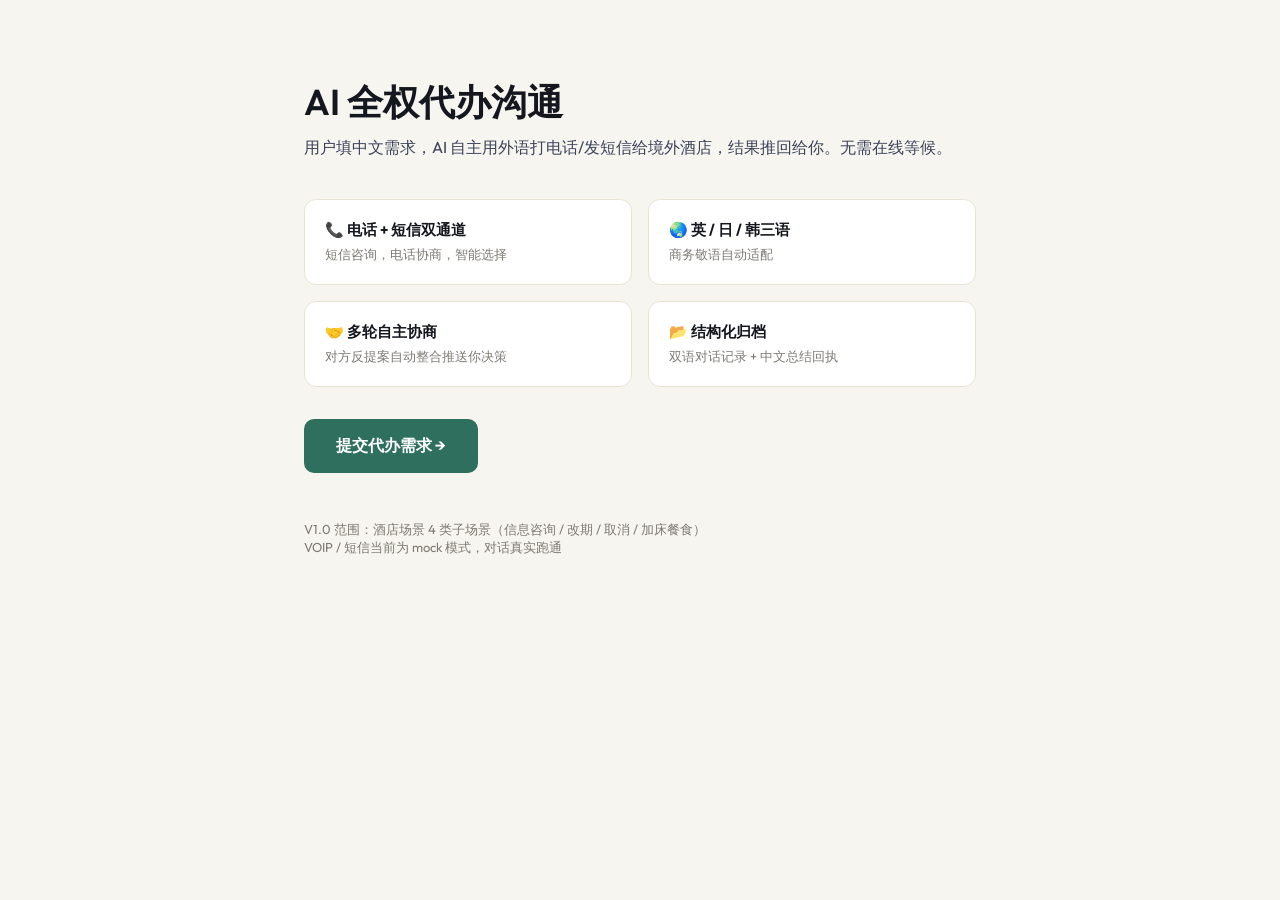
<file: frontend/index.html>
<!DOCTYPE html>
<html lang="zh-CN">
<head>
<meta charset="UTF-8" />
<meta name="viewport" content="width=device-width, initial-scale=1.0" />
<title>AI 全权代办沟通 · V1.0</title>
<link href="https://fonts.googleapis.com/css2?family=Outfit:wght@400;500;600;700&display=swap" rel="stylesheet" />
<style>
  :root { --bg: #f7f5f0; --paper: #fff; --ink: #14171e; --ink-2: #3a4256; --muted: #7c7a72; --primary: #2f6f5e; --primary-soft: #e3efea; --line: #e9e3d6; }
  * { box-sizing: border-box; }
  body { margin: 0; font-family: 'Outfit', -apple-system, 'PingFang SC', sans-serif; background: var(--bg); color: var(--ink); }
  .wrap { max-width: 720px; margin: 0 auto; padding: 80px 24px; }
  h1 { font-size: 36px; font-weight: 600; margin: 0 0 12px; line-height: 1.2; }
  .sub { color: var(--ink-2); margin: 0 0 40px; font-size: 16px; line-height: 1.5; }
  .grid { display: grid; grid-template-columns: 1fr 1fr; gap: 16px; margin: 32px 0; }
  .feature { padding: 20px; background: var(--paper); border: 1px solid var(--line); border-radius: 12px; }
  .feature h3 { margin: 0 0 6px; font-size: 15px; }
  .feature p { margin: 0; color: var(--muted); font-size: 13px; }
  .cta { display: inline-block; padding: 16px 32px; background: var(--primary); color: #fff; border-radius: 10px; text-decoration: none; font-size: 16px; font-weight: 600; }
  .cta:hover { filter: brightness(1.1); }
</style>
</head>
<body>
<div class="wrap">
  <h1>AI 全权代办沟通</h1>
  <p class="sub">用户填中文需求，AI 自主用外语打电话/发短信给境外酒店，结果推回给你。无需在线等候。</p>

  <div class="grid">
    <div class="feature">
      <h3>📞 电话 + 短信双通道</h3>
      <p>短信咨询，电话协商，智能选择</p>
    </div>
    <div class="feature">
      <h3>🌏 英 / 日 / 韩三语</h3>
      <p>商务敬语自动适配</p>
    </div>
    <div class="feature">
      <h3>🤝 多轮自主协商</h3>
      <p>对方反提案自动整合推送你决策</p>
    </div>
    <div class="feature">
      <h3>📂 结构化归档</h3>
      <p>双语对话记录 + 中文总结回执</p>
    </div>
  </div>

  <a href="/static/submit.html" class="cta">提交代办需求 →</a>

  <p style="margin-top: 48px; color: var(--muted); font-size: 13px">
    V1.0 范围：酒店场景 4 类子场景（信息咨询 / 改期 / 取消 / 加床餐食）<br>
    VOIP / 短信当前为 mock 模式，对话真实跑通
  </p>
</div>
</body>
</html>
</file>
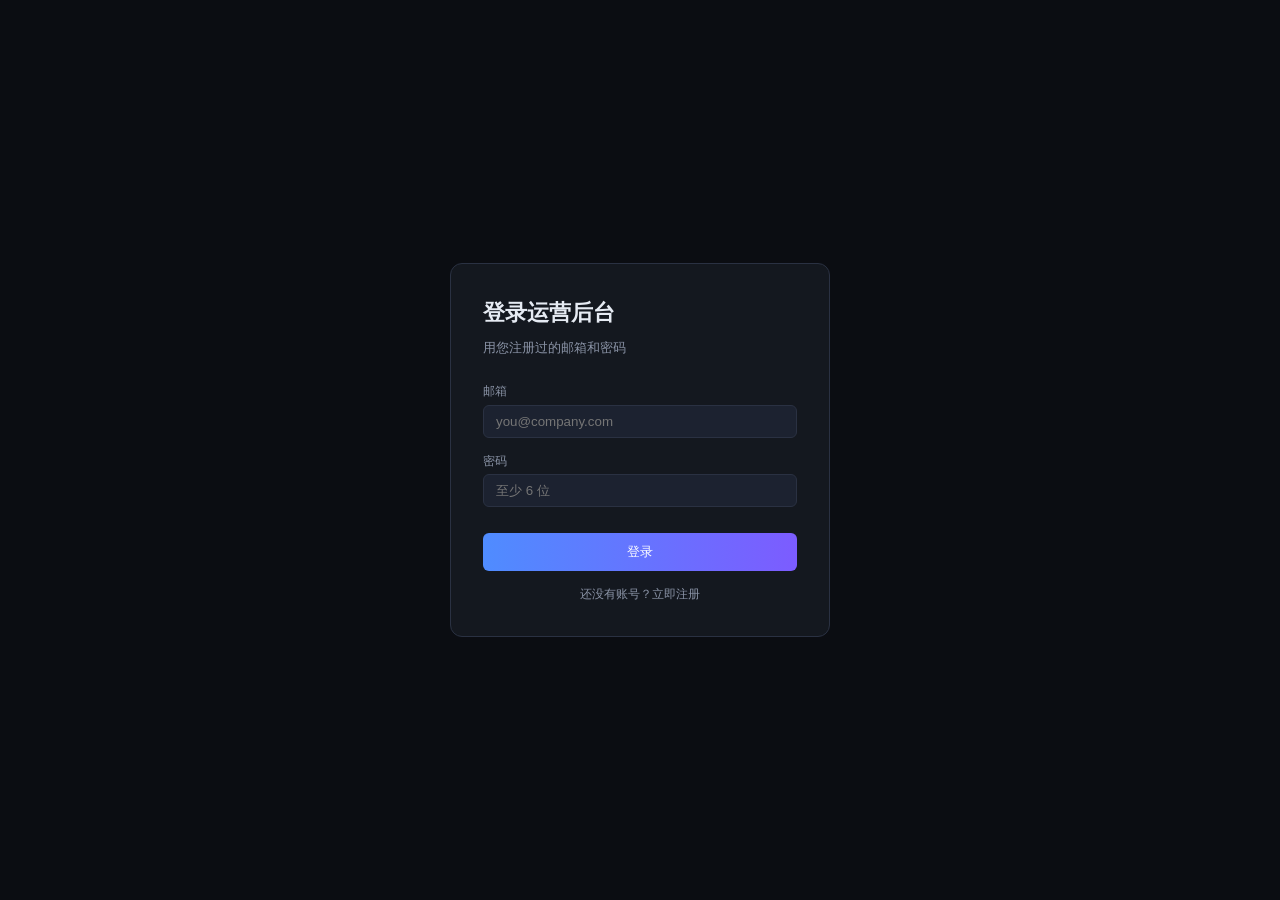
<file: frontend/admin.html>
<!doctype html>
<html lang="zh-CN">
<head>
<meta charset="utf-8" />
<meta name="viewport" content="width=device-width, initial-scale=1" />
<title>运营后台 · AI 全权代办</title>
<style>
  :root {
    --bg: #0b0d12; --panel: #14181f; --panel-2: #1c2230; --line: #2a3142;
    --text: #e6ebf3; --muted: #8a93a6;
    --accent: #4f8cff; --accent-2: #7c5cff;
    --ok: #2fd47e; --warn: #f5a524; --err: #ff5872;
  }
  * { box-sizing: border-box; }
  body {
    margin: 0; font: 14px/1.55 -apple-system, BlinkMacSystemFont, "SF Pro SC", "PingFang SC", "Microsoft YaHei", sans-serif;
    background: var(--bg); color: var(--text);
  }
  .topbar {
    display: flex; align-items: center; gap: 18px;
    padding: 14px 24px; border-bottom: 1px solid var(--line);
    background: var(--panel);
  }
  .topbar .logo {
    font-weight: 600; font-size: 16px;
    background: linear-gradient(90deg, var(--accent), var(--accent-2));
    -webkit-background-clip: text; -webkit-text-fill-color: transparent;
  }
  .topbar .fill { flex: 1; }
  .topbar input {
    width: 280px; padding: 6px 12px; background: var(--panel-2);
    border: 1px solid var(--line); border-radius: 6px; color: var(--text);
    font-size: 13px;
  }
  .topbar .user {
    color: var(--muted); font-size: 12px; display: flex; gap: 12px; align-items: center;
  }
  .topbar .user .name { color: var(--text); font-weight: 500; }
  .topbar .logout {
    background: transparent; border: 1px solid var(--line); color: var(--muted);
    padding: 4px 10px; border-radius: 4px; cursor: pointer; font-size: 12px;
  }
  .layout { display: grid; grid-template-columns: 1fr 360px; height: calc(100vh - 53px); }
  main { overflow-y: auto; }
  aside.metrics { background: var(--panel); border-left: 1px solid var(--line); overflow-y: auto; padding: 16px 18px; }

  /* Login 覆盖 */
  .login {
    position: fixed; inset: 0; background: var(--bg);
    display: flex; align-items: center; justify-content: center; z-index: 100;
  }
  .login .card {
    background: var(--panel); border: 1px solid var(--line);
    border-radius: 12px; padding: 32px; width: 380px;
  }
  .login h2 { margin: 0 0 8px; font-size: 22px; }
  .login p { color: var(--muted); margin: 0 0 24px; font-size: 13px; }
  .login label { display: block; font-size: 12px; color: var(--muted); margin: 14px 0 4px; }
  .login input {
    width: 100%; padding: 8px 12px; background: var(--panel-2);
    border: 1px solid var(--line); border-radius: 6px; color: var(--text);
  }
  .login button {
    margin-top: 18px; width: 100%; padding: 10px;
    background: linear-gradient(90deg, var(--accent), var(--accent-2));
    border: 0; color: white; border-radius: 6px; cursor: pointer;
    font-weight: 500;
  }
  .login .toggle { text-align: center; margin-top: 14px; font-size: 12px; color: var(--muted); cursor: pointer; }
  .login .error { color: var(--err); font-size: 12px; margin-top: 8px; }

  /* 订单列表 */
  .filters {
    display: flex; gap: 12px; padding: 14px 24px;
    border-bottom: 1px solid var(--line); background: var(--panel);
  }
  .filter-chip {
    padding: 4px 12px; border-radius: 100px; border: 1px solid var(--line);
    background: var(--panel-2); color: var(--muted); font-size: 12px;
    cursor: pointer; transition: all 0.15s;
  }
  .filter-chip.active { background: var(--accent); color: white; border-color: var(--accent); }
  .filter-chip:hover:not(.active) { border-color: var(--accent); color: var(--text); }

  .order-list { padding: 0 24px; }
  .order-row {
    display: grid; grid-template-columns: 1.5fr 1fr 1fr 100px 80px 80px;
    gap: 16px; padding: 14px 16px; margin: 8px 0;
    background: var(--panel); border: 1px solid var(--line);
    border-radius: 8px; cursor: pointer; transition: all 0.15s;
    align-items: center; font-size: 13px;
  }
  .order-row:hover { border-color: var(--accent); transform: translateY(-1px); }
  .order-row .org { font-weight: 500; }
  .order-row .req { color: var(--muted); font-size: 12px; margin-top: 2px; }
  .order-row .meta { color: var(--muted); font-size: 12px; }
  .status-pill {
    display: inline-block; padding: 2px 10px; border-radius: 4px;
    font-size: 11px; font-weight: 500;
  }
  .status-pill.success { background: rgba(47,212,126,0.15); color: var(--ok); }
  .status-pill.failed { background: rgba(255,88,114,0.15); color: var(--err); }
  .status-pill.in_progress { background: rgba(79,140,255,0.15); color: var(--accent); }
  .status-pill.needs_user { background: rgba(245,165,36,0.15); color: var(--warn); }
  .status-pill.pending { background: rgba(138,147,166,0.15); color: var(--muted); }

  .score-badge {
    display: inline-flex; align-items: center; gap: 4px;
    padding: 3px 8px; border-radius: 4px; font-size: 12px; font-weight: 600;
  }
  .score-badge .num { font-size: 14px; }
  .score-A { background: rgba(47,212,126,0.15); color: var(--ok); }
  .score-B { background: rgba(79,140,255,0.15); color: var(--accent); }
  .score-C { background: rgba(245,165,36,0.15); color: var(--warn); }
  .score-D { background: rgba(255,88,114,0.15); color: var(--err); }
  .score-na { background: rgba(138,147,166,0.15); color: var(--muted); }

  /* 详情面板 */
  .empty { color: var(--muted); padding: 60px 20px; text-align: center; }
  .detail {
    padding: 20px 24px;
  }
  .detail h2 { margin: 0 0 4px; font-size: 18px; }
  .detail .org { color: var(--muted); margin-bottom: 18px; font-size: 13px; }
  .detail-section { margin-bottom: 24px; }
  .detail-section h3 {
    font-size: 12px; text-transform: uppercase; letter-spacing: 1px;
    color: var(--muted); margin: 0 0 10px; font-weight: 500;
  }
  .kv { display: grid; grid-template-columns: 90px 1fr; gap: 4px 12px; font-size: 13px; }
  .kv .k { color: var(--muted); }

  /* 雷达图 */
  .radar-box {
    background: var(--panel-2); border-radius: 8px; padding: 16px;
    display: flex; gap: 16px; align-items: center;
  }
  .radar-svg { flex-shrink: 0; }
  .radar-stats { flex: 1; }
  .radar-stat {
    display: flex; justify-content: space-between; align-items: center;
    padding: 4px 0; font-size: 12px;
  }
  .radar-stat .bar { width: 80px; height: 4px; background: var(--line); border-radius: 2px; overflow: hidden; }
  .radar-stat .fill { height: 100%; background: linear-gradient(90deg, var(--accent), var(--accent-2)); }
  .radar-stat .label { color: var(--muted); }
  .radar-stat .val { font-weight: 500; min-width: 40px; text-align: right; }

  .suggestion {
    background: var(--panel-2); border-left: 2px solid var(--accent);
    padding: 8px 12px; margin: 6px 0; font-size: 12px;
    border-radius: 0 6px 6px 0; color: var(--text);
  }

  /* Metrics aside */
  .metric-card {
    background: var(--panel-2); border: 1px solid var(--line);
    border-radius: 8px; padding: 14px; margin-bottom: 12px;
  }
  .metric-card .label { color: var(--muted); font-size: 11px; text-transform: uppercase; letter-spacing: 1px; }
  .metric-card .big { font-size: 28px; font-weight: 600; color: var(--text); margin-top: 4px; }
  .metric-card .sub { color: var(--muted); font-size: 11px; margin-top: 2px; }
  .metric-card.ok .big { color: var(--ok); }
  .metric-card.warn .big { color: var(--warn); }

  /* 轮数、LLM 引擎等小标签 */
  .row-tags { display: flex; gap: 4px; flex-wrap: wrap; }
  .row-tag { font-size: 10px; padding: 1px 6px; background: var(--panel-2); border: 1px solid var(--line); border-radius: 3px; color: var(--muted); }

  .dialogue-mini {
    max-height: 280px; overflow-y: auto; background: var(--panel-2);
    border-radius: 6px; padding: 8px;
  }
  .dialogue-mini .turn {
    padding: 4px 8px; margin: 3px 0; border-radius: 4px; font-size: 12px;
  }
  .dialogue-mini .turn.ai { background: rgba(79,140,255,0.08); }
  .dialogue-mini .turn.merchant { background: rgba(245,165,36,0.08); }
  .dialogue-mini .turn .who { color: var(--muted); font-size: 10px; margin-bottom: 2px; }

  /* 主按钮 */
  .btn-primary {
    padding: 8px 16px; background: linear-gradient(90deg, var(--accent), var(--accent-2));
    border: 0; color: white; border-radius: 6px; cursor: pointer; font-weight: 500;
  }
</style>
</head>
<body>

<div class="topbar">
  <div class="logo">运营后台 · AI 全权代办沟通</div>
  <div class="fill"></div>
  <div class="user" id="user-info" style="display:none">
    <span><span class="name" id="user-name"></span> · <span id="user-org"></span></span>
    <button class="logout" onclick="logout()">退出</button>
  </div>
</div>

<!-- Login -->
<div class="login" id="login">
  <div class="card">
    <h2 id="login-title">登录运营后台</h2>
    <p id="login-sub">用您注册过的邮箱和密码</p>
    <div id="login-mode-register" style="display:none">
      <label>组织名</label>
      <input id="org_name" placeholder="如：上海博隆贸易" />
    </div>
    <label id="label-name" style="display:none">姓名</label>
    <input id="name" placeholder="陈总" style="display:none" />
    <label>邮箱</label>
    <input id="email" type="email" placeholder="you@company.com" />
    <label>密码</label>
    <input id="password" type="password" placeholder="至少 6 位" />
    <div class="error" id="login-error"></div>
    <button class="btn-primary" id="login-btn" onclick="handleAuth()">登录</button>
    <div class="toggle" onclick="toggleMode()" id="toggle-text">还没有账号？立即注册</div>
  </div>
</div>

<!-- 主页 -->
<div class="layout" id="main" style="display:none">
  <main>
    <div class="filters">
      <span style="color: var(--muted); font-size: 12px; padding: 4px 0;">筛选：</span>
      <div class="filter-chip active" data-status="all" onclick="setFilter('all')">全部</div>
      <div class="filter-chip" data-status="success" onclick="setFilter('success')">✅ 成功</div>
      <div class="filter-chip" data-status="needs_user" onclick="setFilter('needs_user')">⚠️ 升级</div>
      <div class="filter-chip" data-status="failed" onclick="setFilter('failed')">❌ 失败</div>
      <div class="filter-chip" data-status="in_progress" onclick="setFilter('in_progress')">⏳ 进行中</div>
      <div class="fill" style="flex:1"></div>
      <button class="btn-primary" onclick="loadOrders()" style="font-size:12px; padding: 4px 12px;">🔄 刷新</button>
    </div>
    <div class="order-list" id="order-list">
      <div class="empty">加载中...</div>
    </div>
  </main>

  <aside class="metrics">
    <h3 style="margin: 0 0 12px; font-size: 13px; color: var(--muted); text-transform: uppercase; letter-spacing: 1px;">📊 运营指标</h3>
    <div id="metrics-box">加载中...</div>
    <h3 style="margin: 20px 0 12px; font-size: 13px; color: var(--muted); text-transform: uppercase; letter-spacing: 1px;">📋 订单详情</h3>
    <div id="detail-box">
      <div class="empty" style="padding: 30px 0">← 点左侧订单查看</div>
    </div>
  </aside>
</div>

<script>
const $ = id => document.getElementById(id);
let TOKEN = localStorage.getItem('aiagent_token') || '';
let USER = JSON.parse(localStorage.getItem('aiagent_user') || 'null');
let ORG = JSON.parse(localStorage.getItem('aiagent_org') || 'null');
let ORDERS = [];
let CURRENT = null;
let FILTER = 'all';
let AUTH_MODE = 'login';  // 'login' or 'register'

function showApp() {
  $('login').style.display = 'none';
  $('main').style.display = 'grid';
  $('user-info').style.display = 'flex';
  $('user-name').textContent = USER.name;
  $('user-org').textContent = ORG.name;
  loadOrders();
  loadMetrics();
}

function showLogin() {
  $('login').style.display = 'flex';
  $('main').style.display = 'none';
  $('user-info').style.display = 'none';
}

function toggleMode() {
  AUTH_MODE = AUTH_MODE === 'login' ? 'register' : 'login';
  if (AUTH_MODE === 'register') {
    $('login-title').textContent = '注册账号';
    $('login-sub').textContent = '30 秒搞定，开始管理您的订单';
    $('login-mode-register').style.display = 'block';
    $('label-name').style.display = 'block';
    $('name').style.display = 'block';
    $('login-btn').textContent = '注册';
    $('toggle-text').textContent = '已有账号？返回登录';
  } else {
    $('login-title').textContent = '登录运营后台';
    $('login-sub').textContent = '用您注册过的邮箱和密码';
    $('login-mode-register').style.display = 'none';
    $('label-name').style.display = 'none';
    $('name').style.display = 'none';
    $('login-btn').textContent = '登录';
    $('toggle-text').textContent = '还没有账号？立即注册';
  }
  $('login-error').textContent = '';
}

async function handleAuth() {
  $('login-error').textContent = '';
  const email = $('email').value.trim();
  const password = $('password').value;
  if (!email || !password) {
    $('login-error').textContent = '请填写邮箱和密码';
    return;
  }
  try {
    let r;
    if (AUTH_MODE === 'register') {
      const org_name = $('org_name').value.trim() || '我的组织';
      const name = $('name').value.trim() || email.split('@')[0];
      r = await fetch('/api/auth/register', {
        method: 'POST', headers: {'Content-Type': 'application/json'},
        body: JSON.stringify({org_name, email, password, name})
      });
    } else {
      r = await fetch('/api/auth/login', {
        method: 'POST', headers: {'Content-Type': 'application/json'},
        body: JSON.stringify({email, password})
      });
    }
    const data = await r.json();
    if (!r.ok) {
      $('login-error').textContent = data.detail || '操作失败';
      return;
    }
    TOKEN = data.token;
    USER = data.user;
    ORG = data.org;
    localStorage.setItem('aiagent_token', TOKEN);
    localStorage.setItem('aiagent_user', JSON.stringify(USER));
    localStorage.setItem('aiagent_org', JSON.stringify(ORG));
    showApp();
  } catch (e) {
    $('login-error').textContent = '网络错误: ' + e.message;
  }
}

function logout() {
  localStorage.removeItem('aiagent_token');
  localStorage.removeItem('aiagent_user');
  localStorage.removeItem('aiagent_org');
  TOKEN = ''; USER = null; ORG = null;
  showLogin();
}

async function api(path, opts={}) {
  opts.headers = {...(opts.headers || {}), 'Authorization': 'Bearer ' + TOKEN};
  if (opts.body && typeof opts.body === 'object') {
    opts.headers['Content-Type'] = 'application/json';
    opts.body = JSON.stringify(opts.body);
  }
  const r = await fetch(path, opts);
  if (r.status === 401) { logout(); return null; }
  return await r.json();
}

async function loadOrders() {
  $('order-list').innerHTML = '<div class="empty">加载中...</div>';
  const data = await api('/api/orders?limit=50');
  if (!data) return;
  ORDERS = data;
  renderOrders();
}

function renderOrders() {
  const filtered = FILTER === 'all' ? ORDERS : ORDERS.filter(o => o.status === FILTER);
  if (filtered.length === 0) {
    $('order-list').innerHTML = '<div class="empty">无订单 · <a href="/static/submit.html" style="color: var(--accent)">去下单</a></div>';
    return;
  }
  $('order-list').innerHTML = filtered.map(o => {
    const eval_ = (o.result || {}).evaluation;
    const score = eval_ ? eval_.total : null;
    const scoreClass = !score ? 'score-na' : score >= 80 ? 'score-A' : score >= 60 ? 'score-B' : score >= 40 ? 'score-C' : 'score-D';
    const scoreLabel = !score ? '—' : score >= 80 ? 'A' : score >= 60 ? 'B' : score >= 40 ? 'C' : 'D';
    const tried = ((o.result || {}).tried_strategies || []).join(', ') || '—';
    const rounds = ((o.result || {}).receipt || {}).rounds || Math.ceil((o.dialogue || []).length / 2);
    return `
      <div class="order-row" onclick="selectOrder('${o.id}')">
        <div>
          <div class="org">${o.organization}</div>
          <div class="req">${o.requirement.slice(0, 50)}</div>
        </div>
        <div class="meta">
          <div>${o.target_language.toUpperCase()} · ${o.scenario}</div>
          <div class="row-tags" style="margin-top:4px">
            <span class="row-tag">${rounds} 轮</span>
            <span class="row-tag">${o.preferred_channel}</span>
          </div>
        </div>
        <div class="meta" style="font-size:12px">
          <div>${tried}</div>
          <div style="color: var(--muted)">${(o.result || {}).receipt?.llm_driven ? '🧠 LLM 驱动' : '📋 V1.2 规则'}</div>
        </div>
        <div><span class="status-pill ${o.status}">${o.status}</span></div>
        <div><span class="score-badge ${scoreClass}"><span class="num">${score ?? '—'}</span> ${scoreLabel}</span></div>
        <div class="meta" style="font-size:11px">${(o.created_at || '').slice(5, 16).replace('T', ' ')}</div>
      </div>
    `;
  }).join('');
}

function setFilter(status) {
  FILTER = status;
  document.querySelectorAll('.filter-chip').forEach(el => {
    el.classList.toggle('active', el.dataset.status === status);
  });
  renderOrders();
}

async function selectOrder(id) {
  const data = await api('/api/orders/' + id);
  if (!data) return;
  CURRENT = data;
  renderDetail();
}

function renderDetail() {
  if (!CURRENT) {
    $('detail-box').innerHTML = '<div class="empty" style="padding:30px 0">← 点左侧订单查看</div>';
    return;
  }
  const o = CURRENT;
  const eval_ = (o.result || {}).evaluation;
  const hasEval = !!eval_;

  let evalHTML = '';
  if (hasEval) {
    const dims = eval_.dimensions;
    const radar = eval_.radar;
    evalHTML = `
      <div class="detail-section">
        <h3>🧠 AI 表现评分 <span style="color: var(--muted); font-size: 10px;">${eval_.engine || ''}</span></h3>
        <div class="radar-box">
          <svg class="radar-svg" width="120" height="120" viewBox="0 0 120 120">
            ${renderRadar(radar)}
          </svg>
          <div class="radar-stats">
            ${['etiquette','strategy','concession','efficiency','satisfaction'].map((k, i) => {
              const d = dims[k];
              return `<div class="radar-stat">
                <span class="label">${d.label}</span>
                <span class="bar"><span class="fill" style="width:${radar[i]}%"></span></span>
                <span class="val">${d.score}/${d.max}</span>
              </div>`;
            }).join('')}
            <div class="radar-stat" style="border-top: 1px solid var(--line); padding-top: 8px; margin-top: 4px;">
              <span class="label"><b>总分</b></span>
              <span class="bar"></span>
              <span class="val" style="color: var(--accent); font-size: 16px;"><b>${eval_.total}</b></span>
            </div>
          </div>
        </div>
        ${eval_.suggestions && eval_.suggestions.length ? `
          <div style="margin-top: 10px;">
            <div style="font-size: 11px; color: var(--muted); margin-bottom: 4px;">改进建议：</div>
            ${eval_.suggestions.map(s => `<div class="suggestion">${s}</div>`).join('')}
          </div>
        ` : ''}
      </div>
    `;
  } else {
    evalHTML = '<div class="detail-section"><h3>🧠 AI 评分</h3><div class="meta" style="color: var(--muted)">未生成（订单还在跑或评估失败）</div></div>';
  }

  const dialogue = (o.dialogue || []).slice(-10);
  const dialogueHTML = dialogue.length ? `
    <div class="dialogue-mini">
      ${dialogue.map(t => `
        <div class="turn ${t.speaker}">
          <div class="who">${t.speaker === 'ai' ? '🤖 AI' : '🏨 商家'}</div>
          <div>${(t.translated || t.original || '').slice(0, 200)}</div>
        </div>
      `).join('')}
      ${o.dialogue.length > 10 ? `<div class="meta" style="text-align:center; padding:4px; color: var(--muted)">… 还有 ${o.dialogue.length - 10} 轮</div>` : ''}
    </div>
  ` : '<div class="meta" style="color: var(--muted)">无对话</div>';

  $('detail-box').innerHTML = `
    <div class="detail">
      <h2>${o.organization}</h2>
      <div class="org">${o.requirement}</div>
      <div class="kv" style="margin-bottom: 16px">
        <span class="k">约束</span><span>${o.constraints || '—'}</span>
        <span class="k">通道</span><span>${o.preferred_channel} · ${o.target_language}</span>
        <span class="k">状态</span><span><span class="status-pill ${o.status}">${o.status}</span></span>
        <span class="k">订单 ID</span><span style="font-family: monospace; font-size: 11px;">${o.id}</span>
      </div>
      ${evalHTML}
      <div class="detail-section">
        <h3>💬 对话（最近 10 轮）</h3>
        ${dialogueHTML}
      </div>
    </div>
  `;
}

function renderRadar(values) {
  // 5 维雷达：商务话术 / 策略选优 / 让步幅度 / 对话效率 / 商家满意度
  const cx = 60, cy = 60, R = 45;
  const angles = [-Math.PI/2, -Math.PI/2 + 2*Math.PI/5, -Math.PI/2 + 4*Math.PI/5, -Math.PI/2 + 6*Math.PI/5, -Math.PI/2 + 8*Math.PI/5];
  const points = values.map((v, i) => {
    const r = R * (v / 100);
    const x = cx + r * Math.cos(angles[i]);
    const y = cy + r * Math.sin(angles[i]);
    return `${x},${y}`;
  }).join(' ');
  // 网格线
  let grid = '';
  for (let k = 1; k <= 4; k++) {
    const r = R * k / 4;
    const pts = angles.map(a => `${cx + r*Math.cos(a)},${cy + r*Math.sin(a)}`).join(' ');
    grid += `<polygon points="${pts}" fill="none" stroke="#2a3142" stroke-width="0.5" />`;
  }
  // 轴线
  const axes = angles.map(a => `<line x1="${cx}" y1="${cy}" x2="${cx + R*Math.cos(a)}" y2="${cy + R*Math.sin(a)}" stroke="#2a3142" stroke-width="0.5" />`).join('');
  return `
    ${grid}
    ${axes}
    <polygon points="${points}" fill="rgba(79,140,255,0.25)" stroke="#4f8cff" stroke-width="1.5" />
    ${values.map((v, i) => {
      const r = R * (v / 100);
      const x = cx + r * Math.cos(angles[i]);
      const y = cy + r * Math.sin(angles[i]);
      return `<circle cx="${x}" cy="${y}" r="2" fill="#7c5cff" />`;
    }).join('')}
  `;
}

async function loadMetrics() {
  const data = await api('/api/metrics');
  if (!data) return;
  const o = data.orders;
  $('metrics-box').innerHTML = `
    <div class="metric-card ok">
      <div class="label">总订单数</div>
      <div class="big">${o.total}</div>
    </div>
    <div class="metric-card">
      <div class="label">成功率</div>
      <div class="big">${o.success_rate}%</div>
      <div class="sub">成功 ${o.by_status.success || 0} · 失败 ${o.by_status.failed || 0} · 升级 ${o.by_status.needs_user || 0}</div>
    </div>
    <div class="metric-card ${data.ai_quality.avg_evaluation_total >= 70 ? 'ok' : data.ai_quality.avg_evaluation_total >= 50 ? '' : 'warn'}">
      <div class="label">AI 平均分</div>
      <div class="big">${data.ai_quality.avg_evaluation_total || '—'}</div>
      <div class="sub">满分 100 · 5 维评估均值</div>
    </div>
    <div class="metric-card">
      <div class="label">范围</div>
      <div class="big" style="font-size: 18px;">${data.scope === 'org' ? '🏢 当前组织' : '🌐 全局'}</div>
    </div>
  `;
}

// Init
if (TOKEN && USER && ORG) {
  showApp();
} else {
  showLogin();
}

// 回车登录
$('password').addEventListener('keydown', e => { if (e.key === 'Enter') handleAuth(); });
</script>
</body>
</html>
</file>
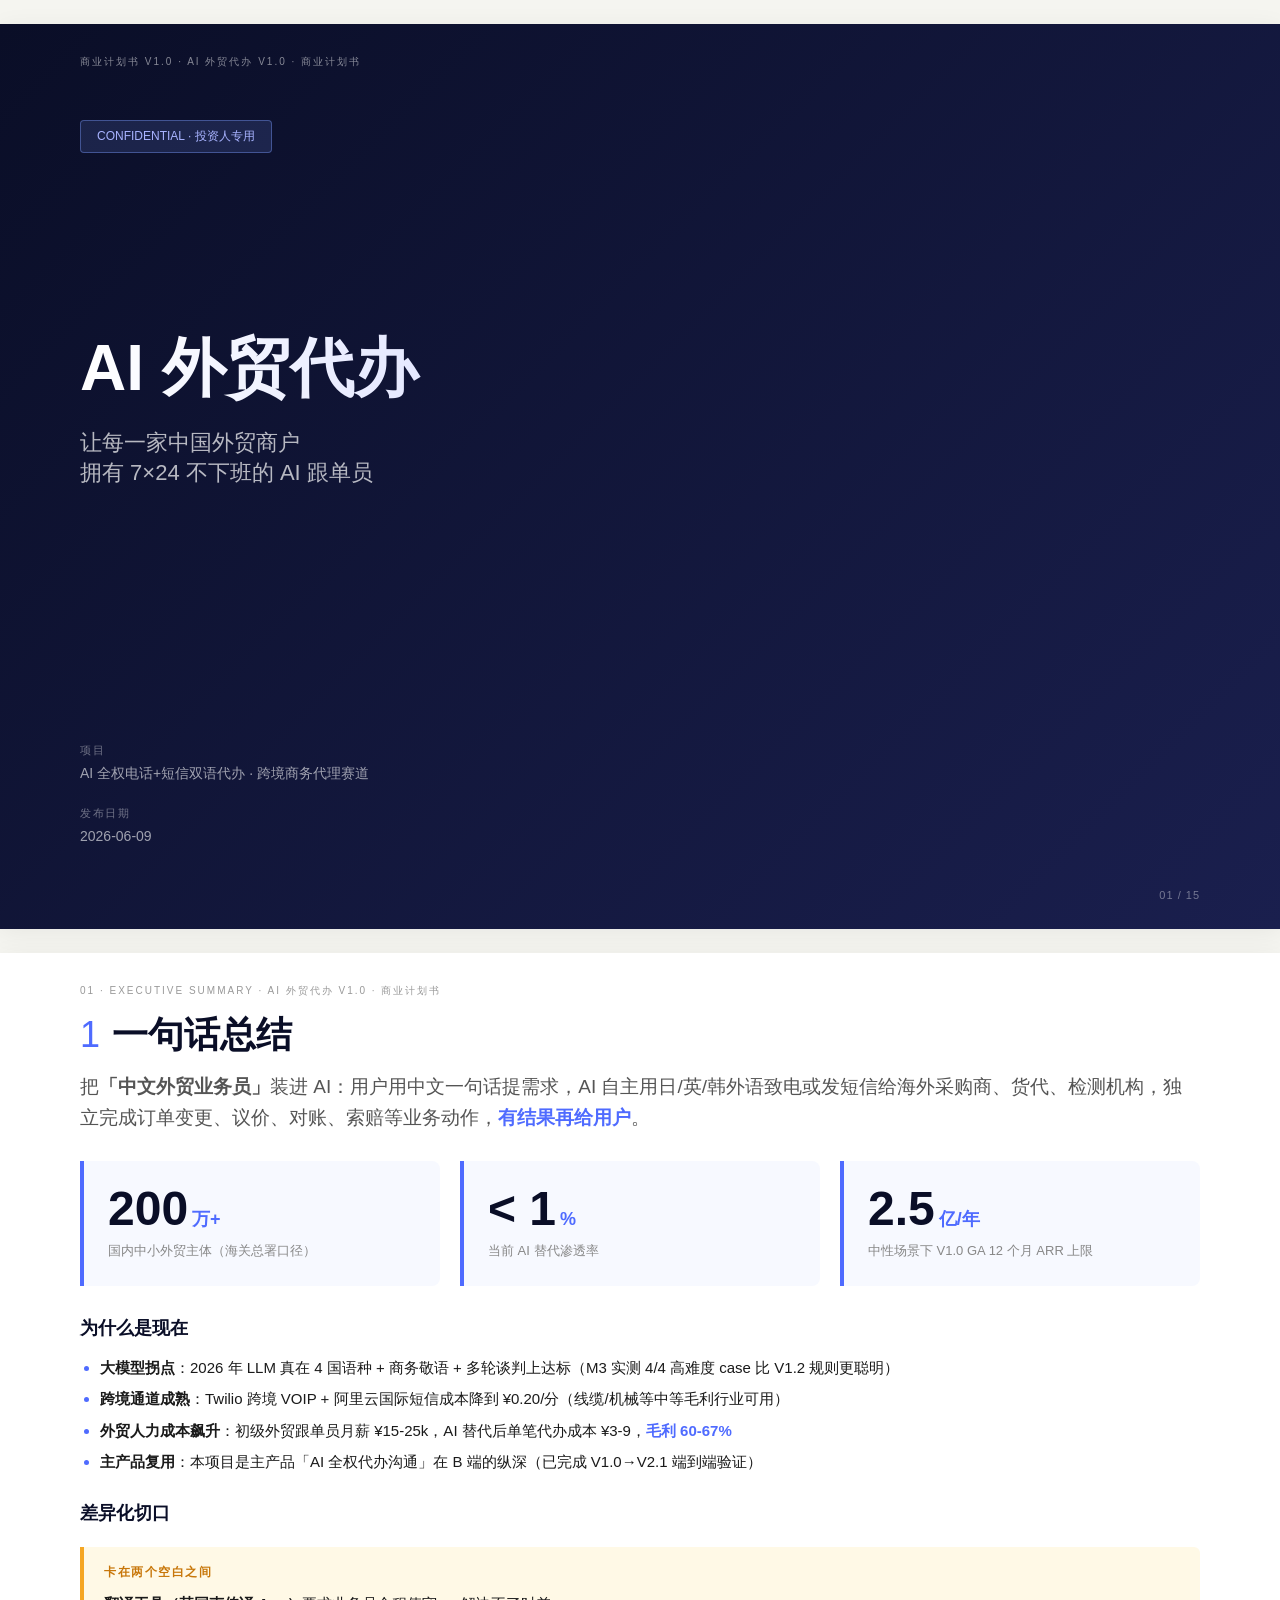
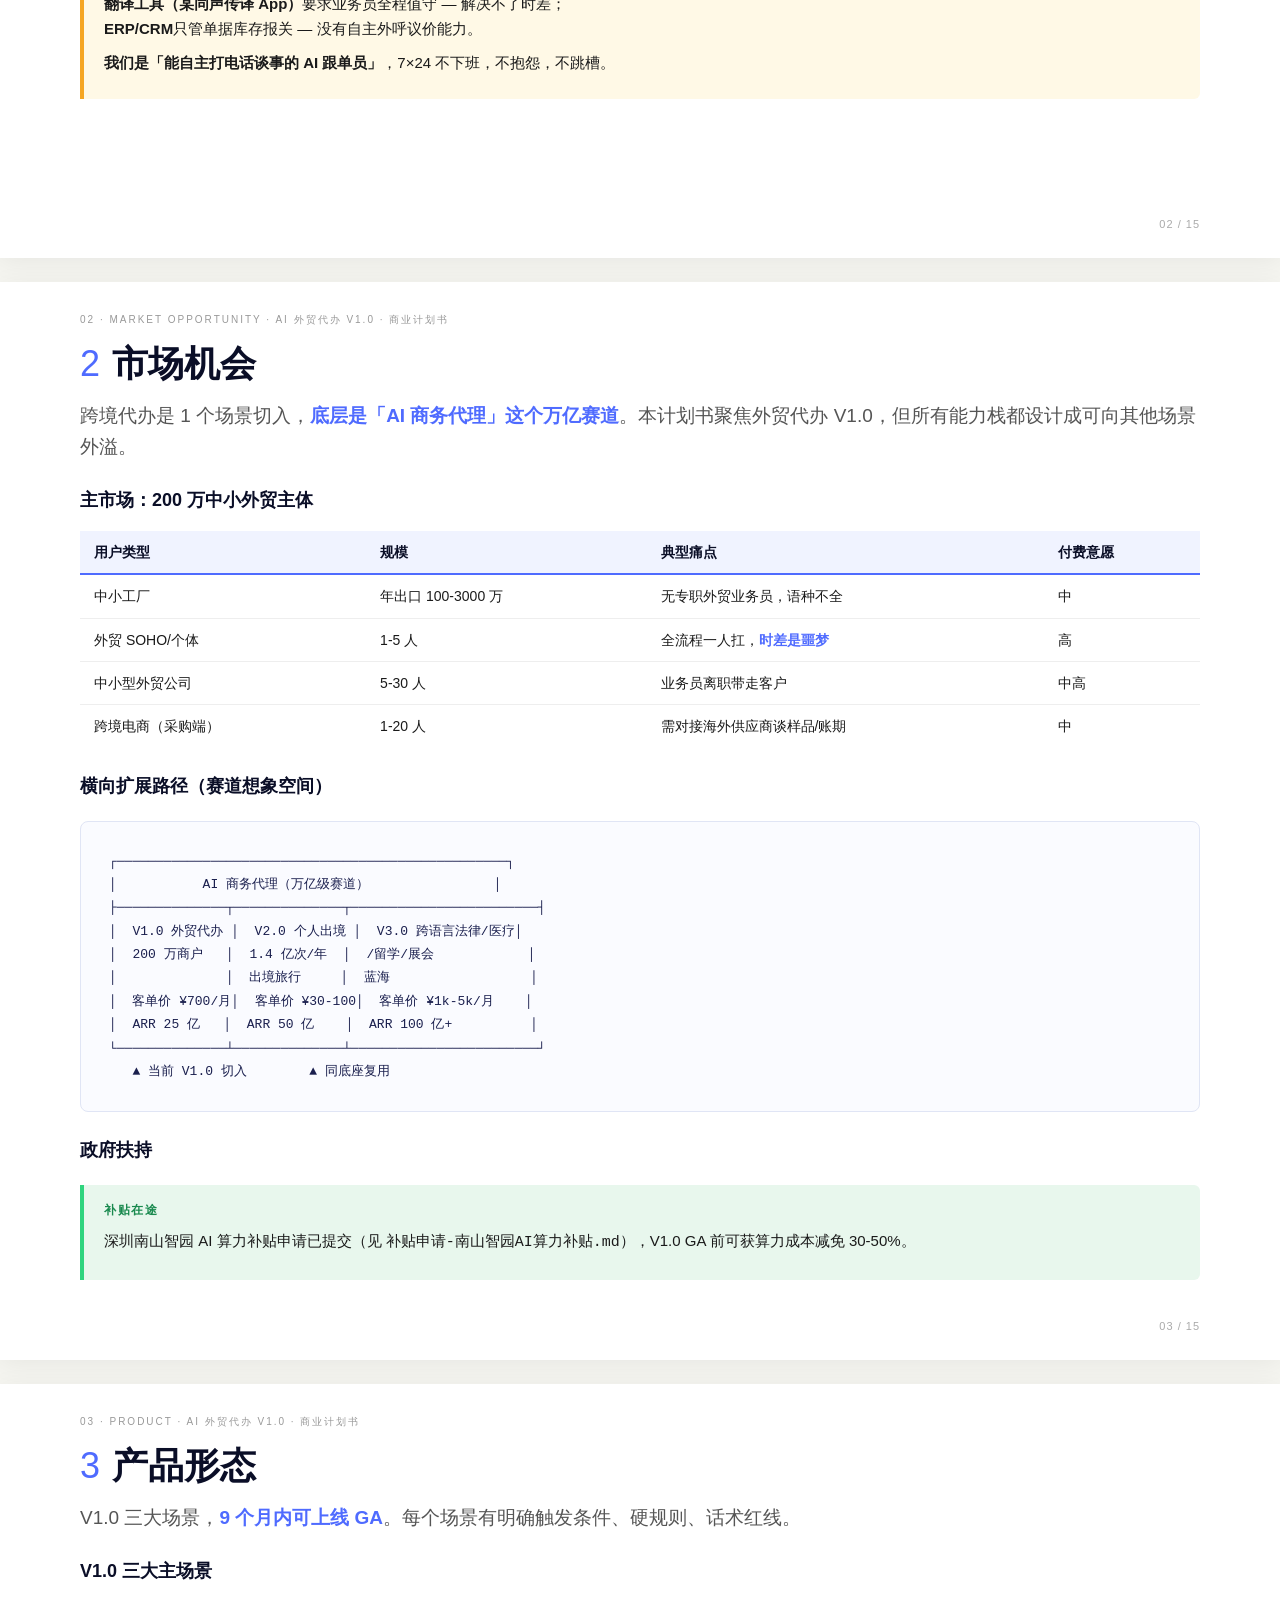
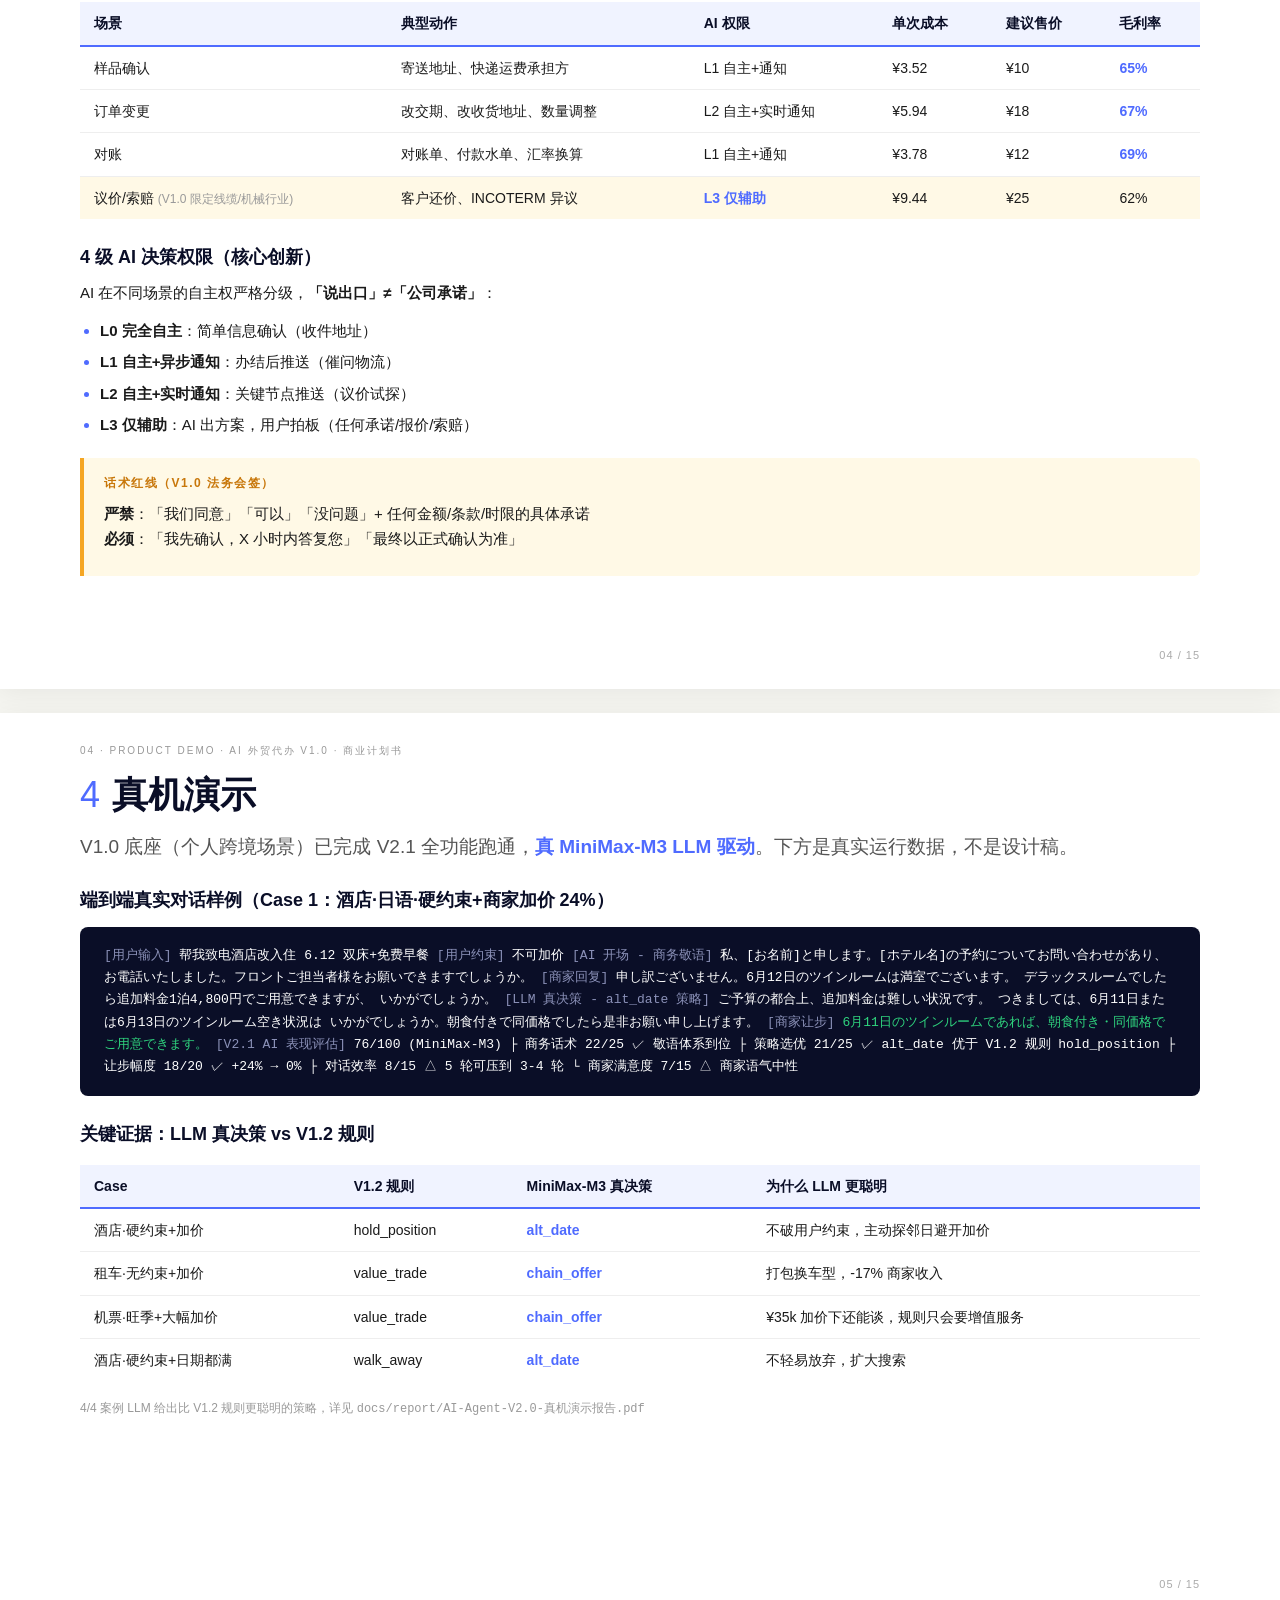
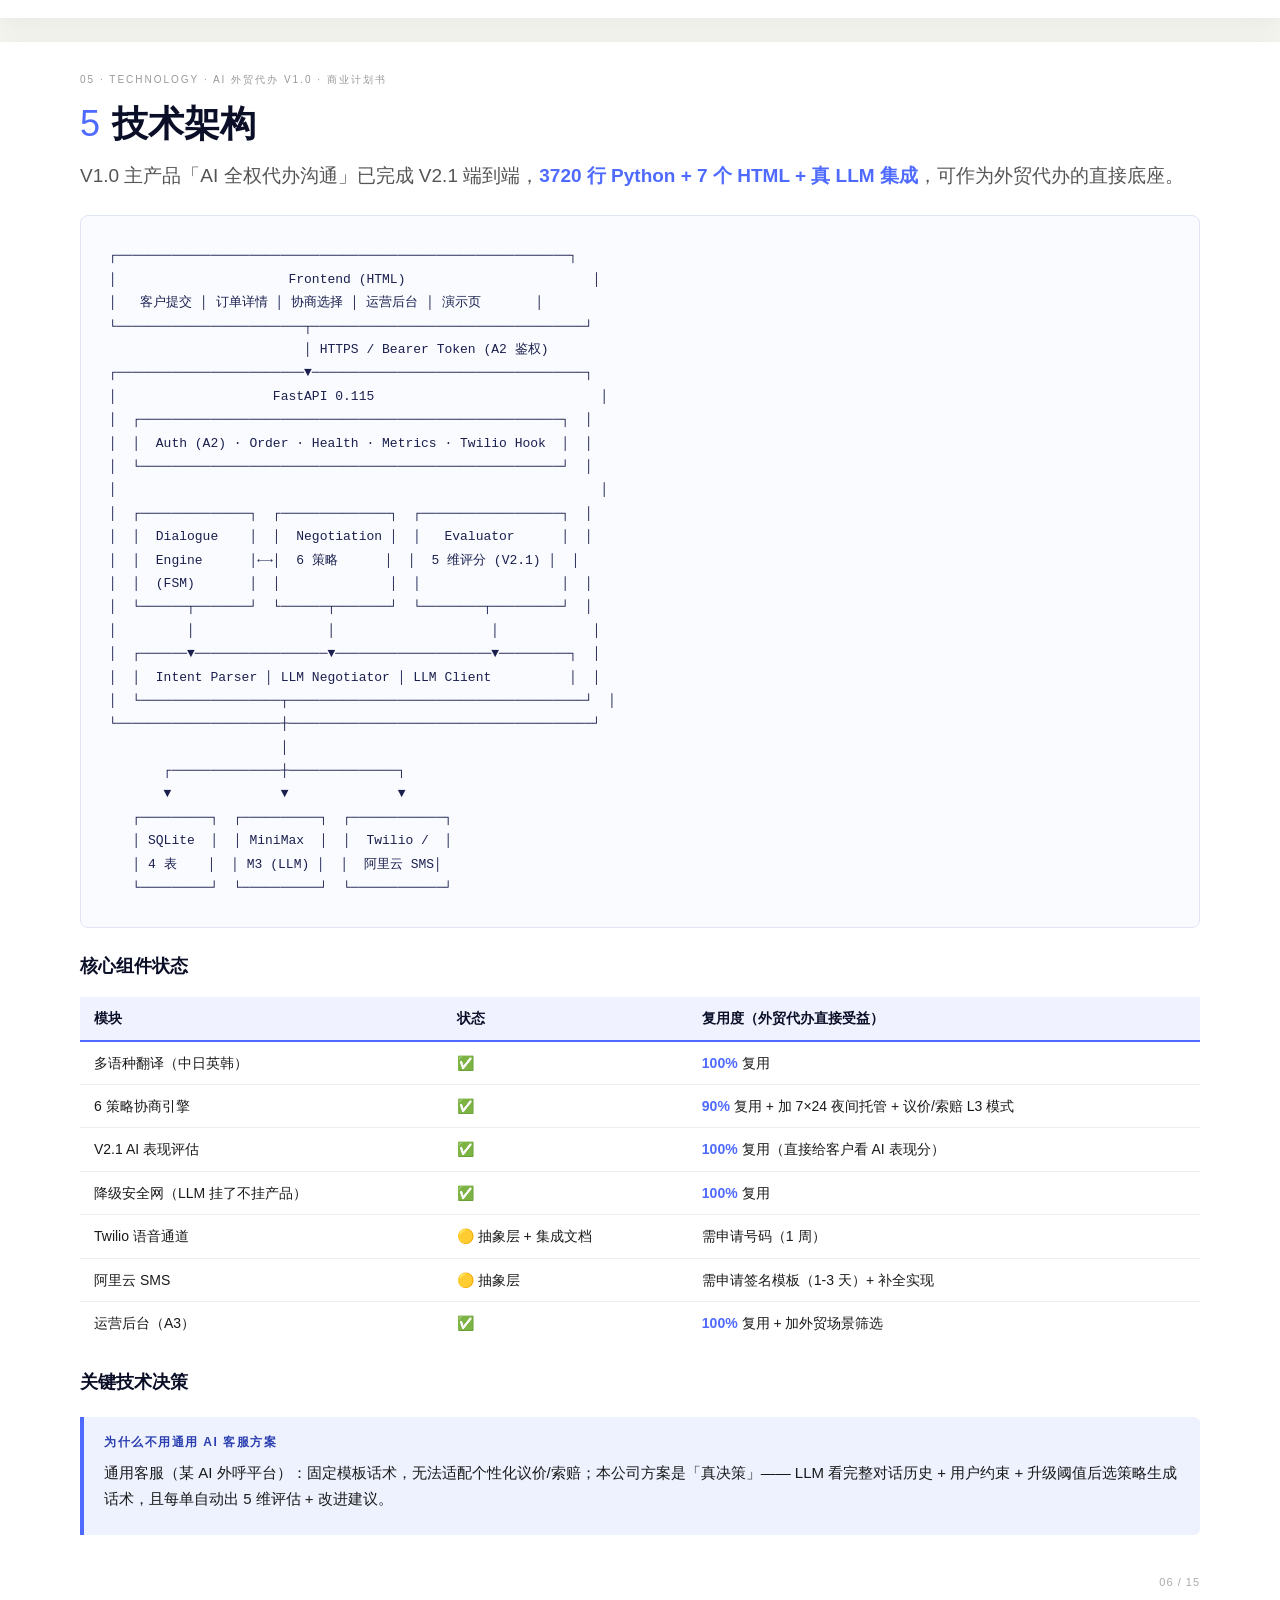
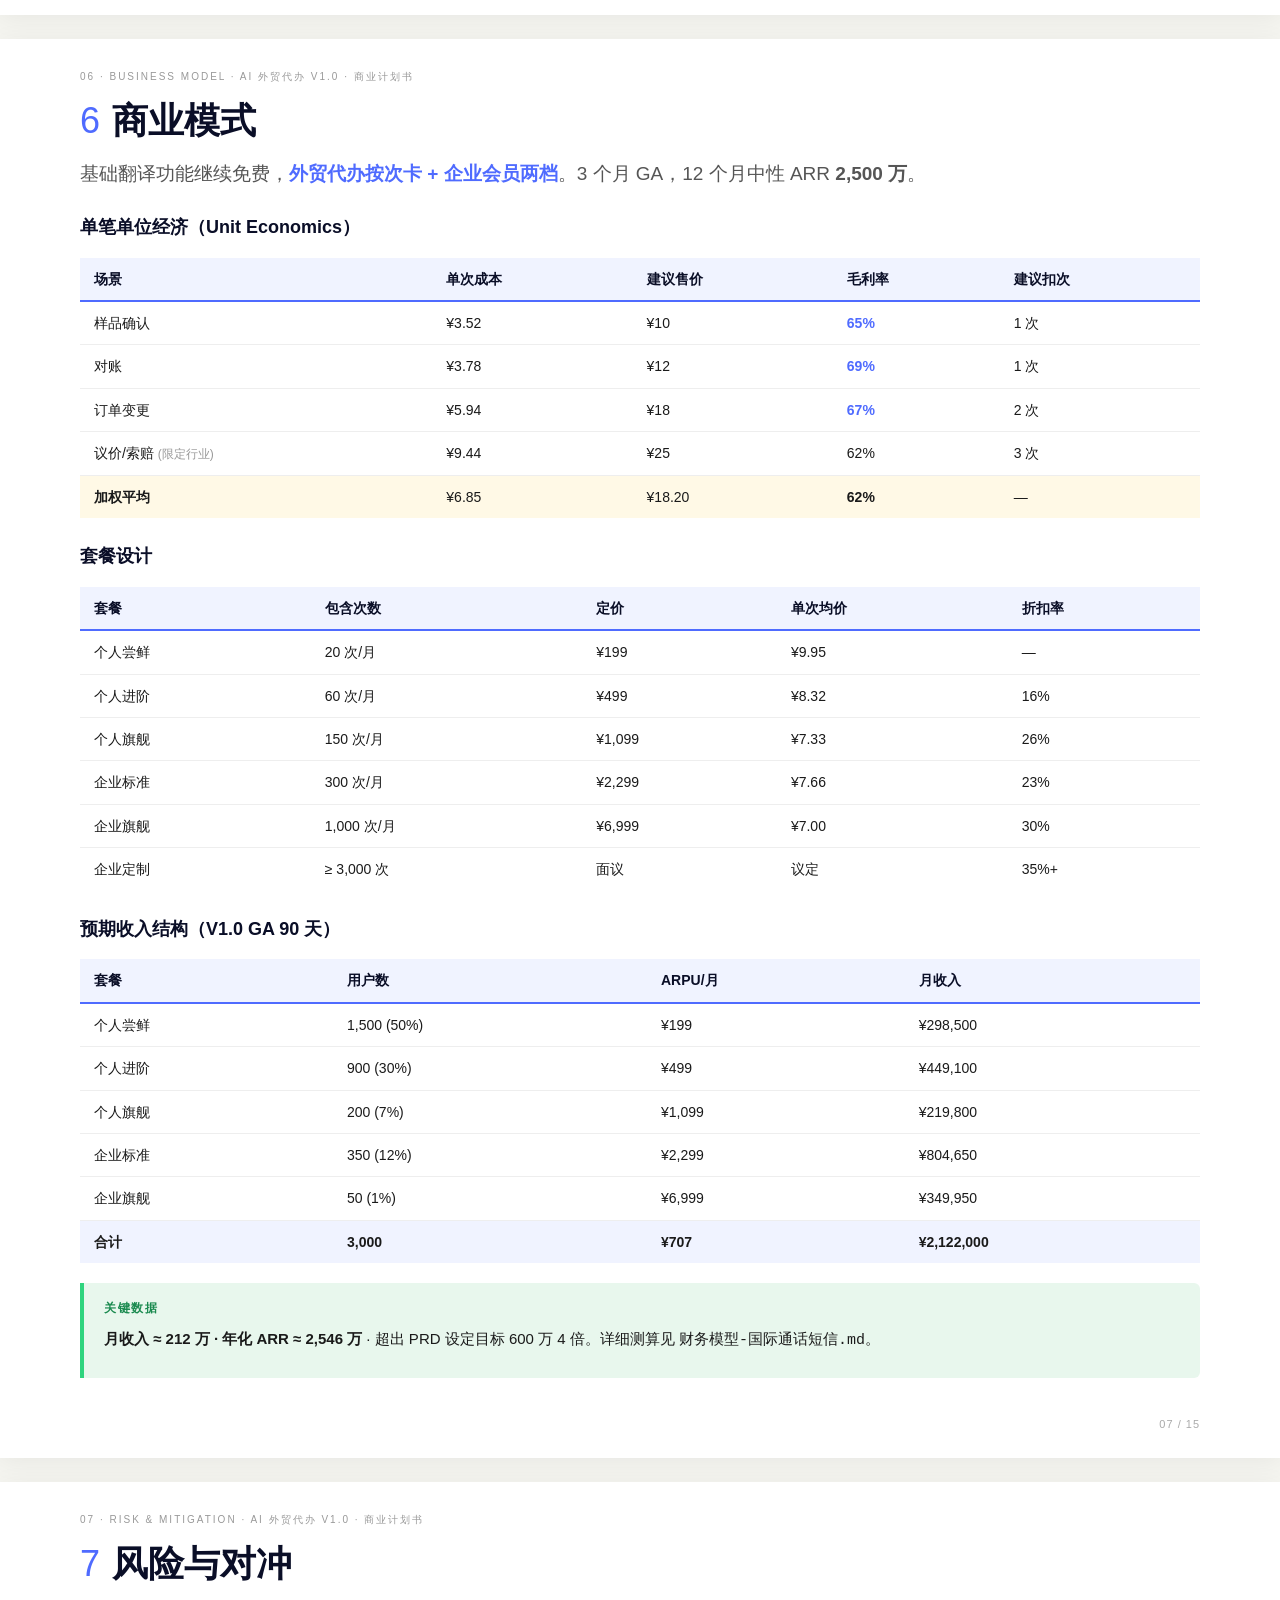
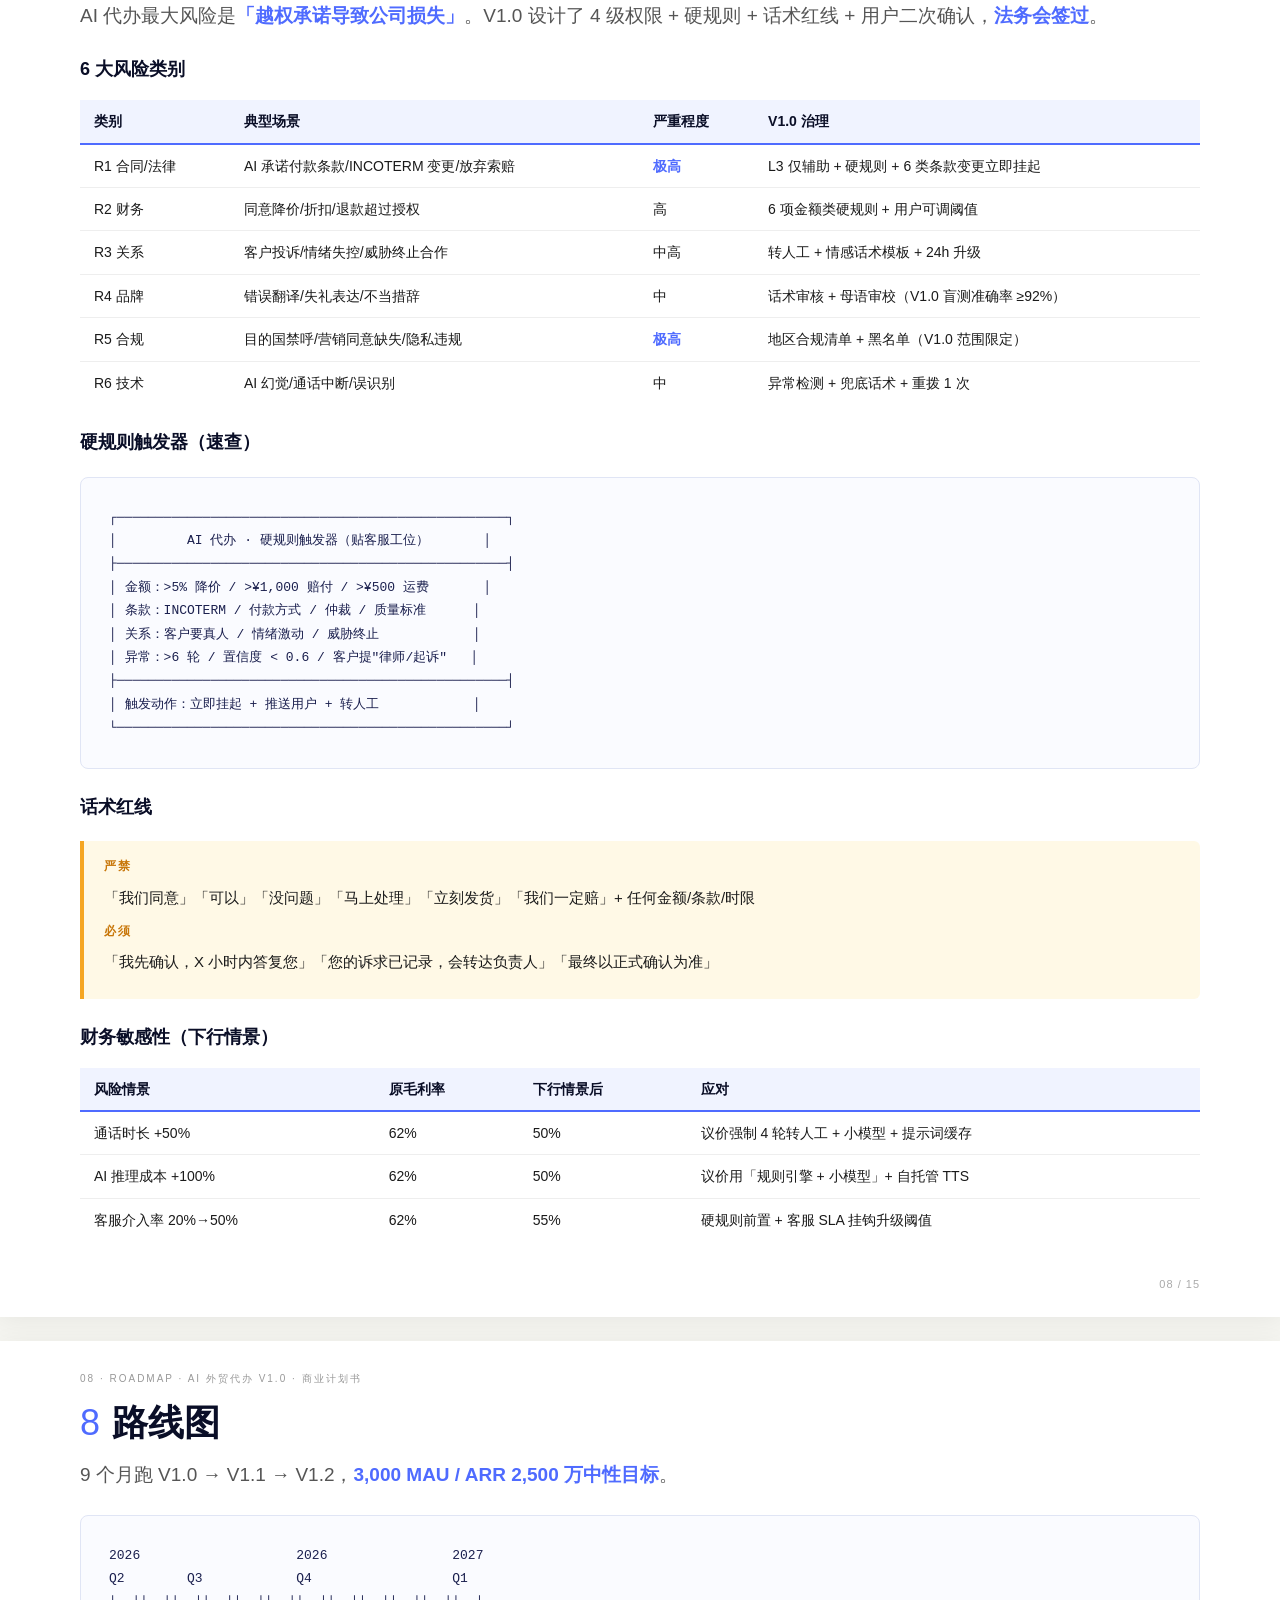
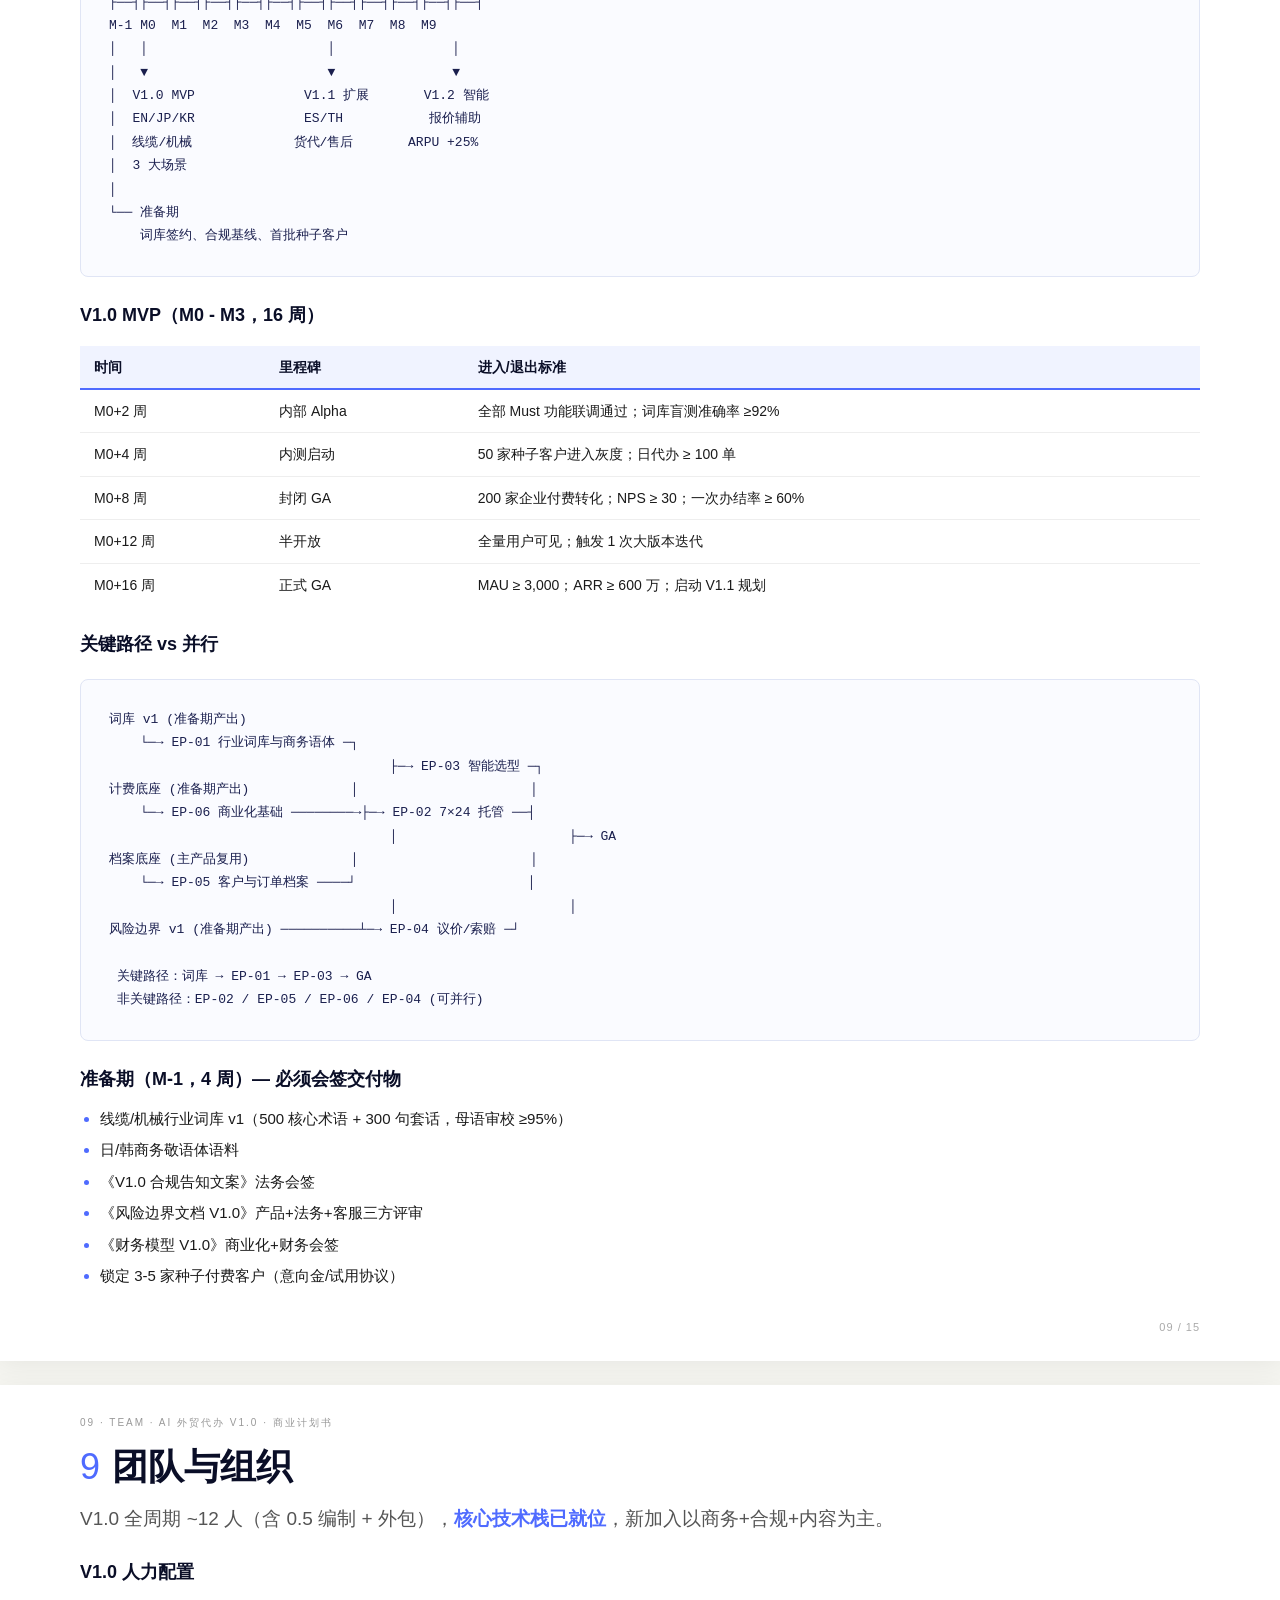
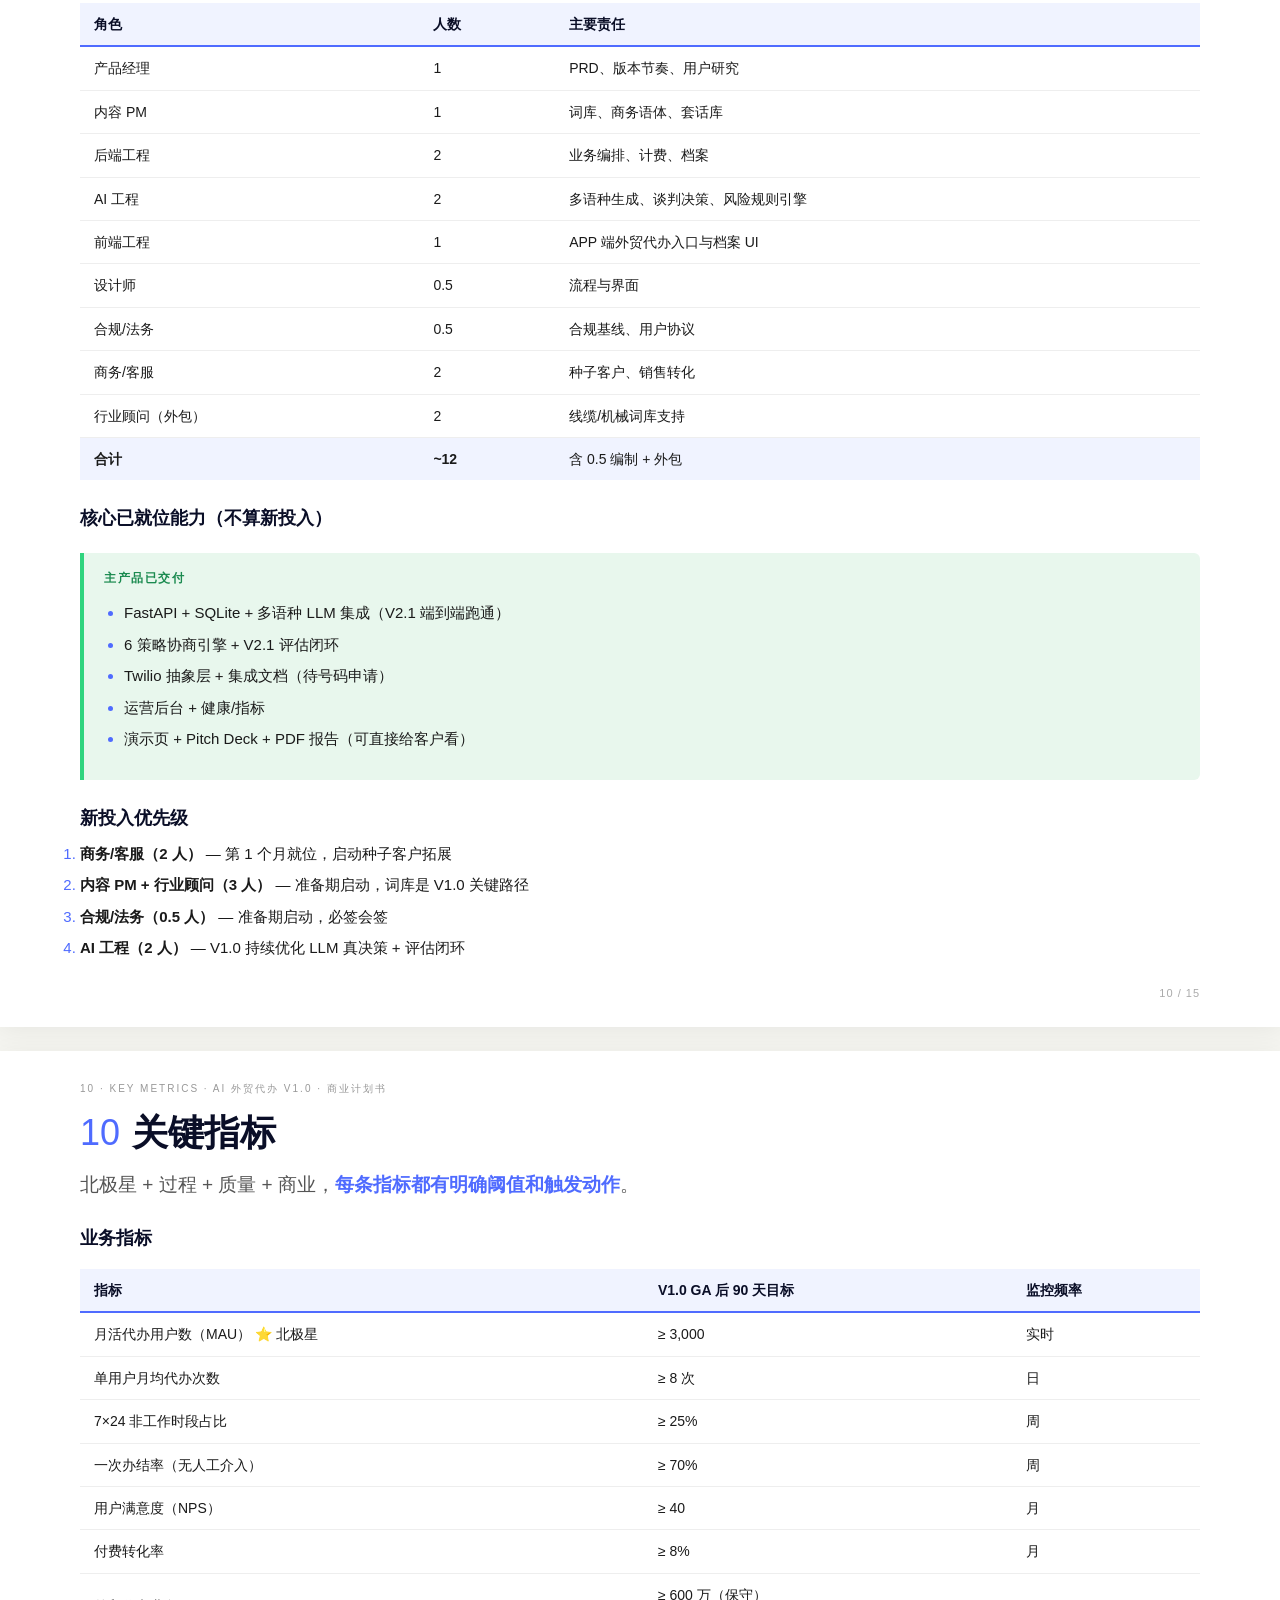
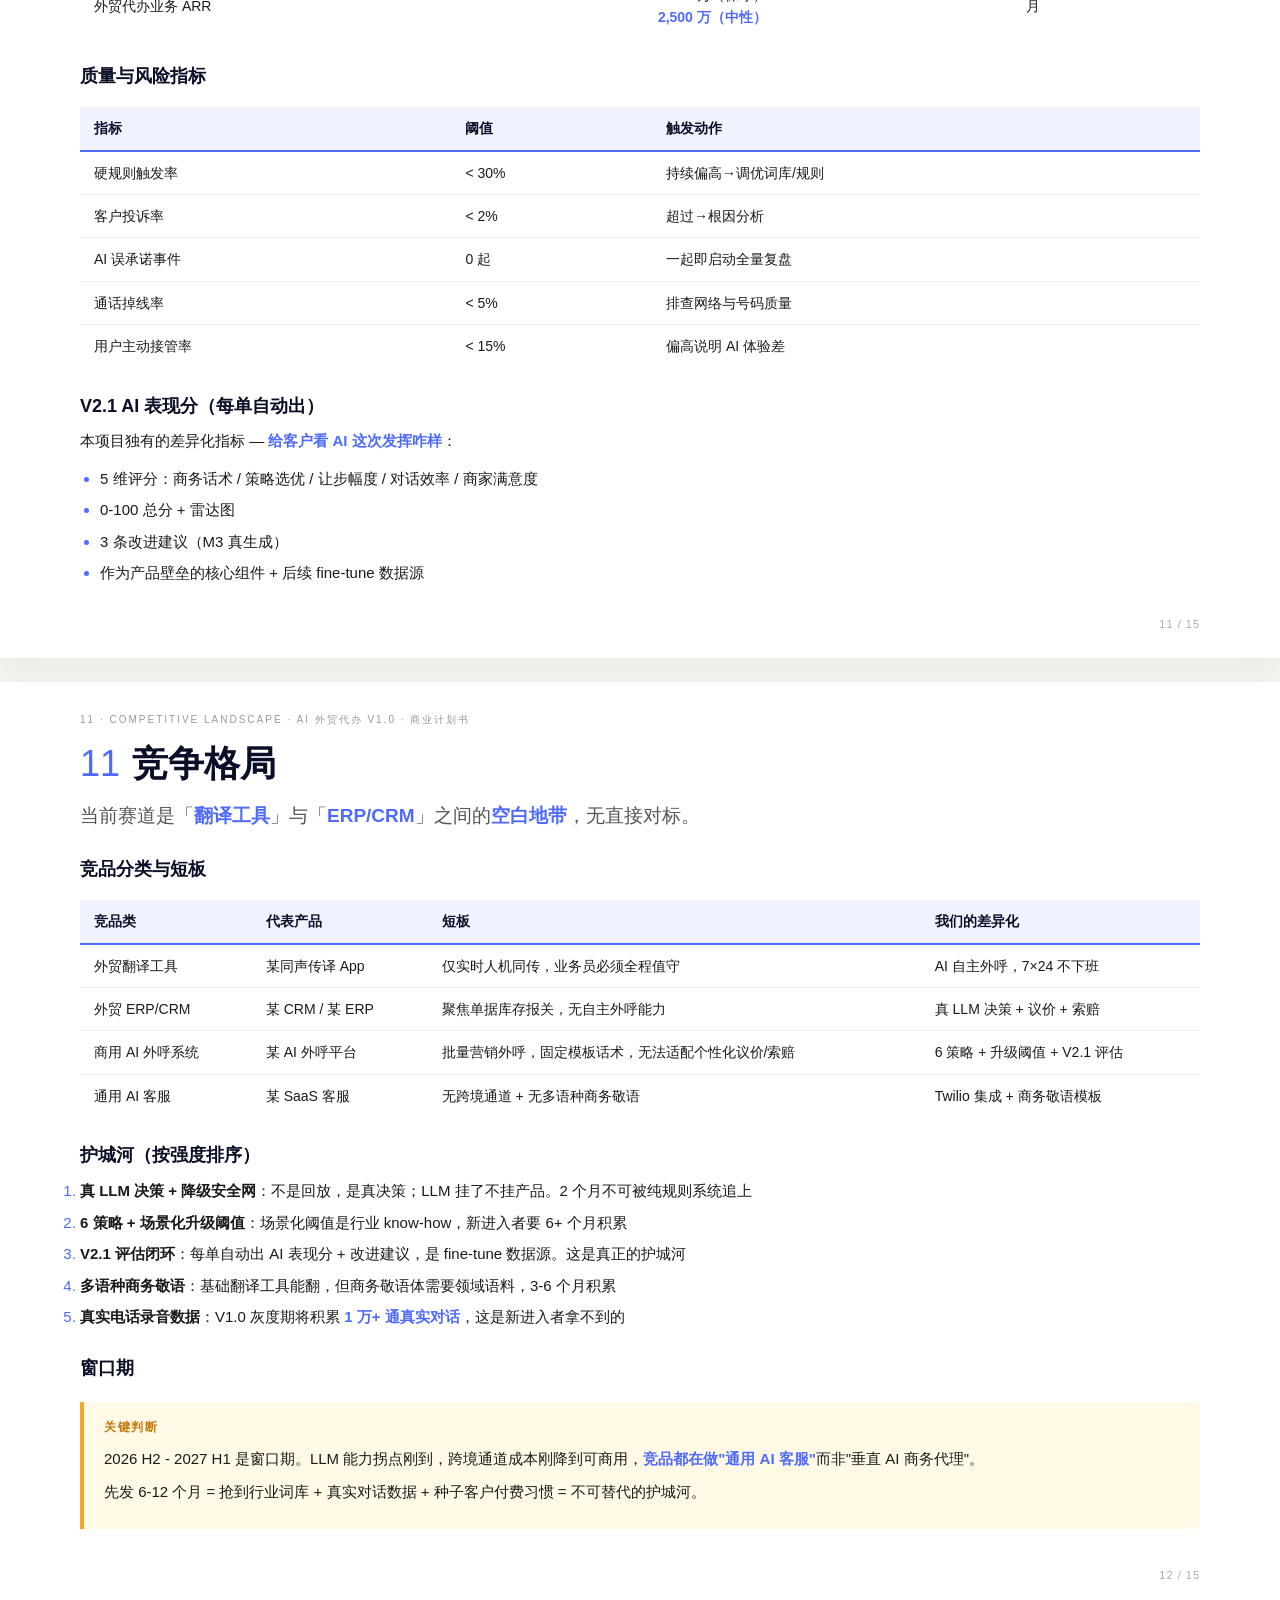
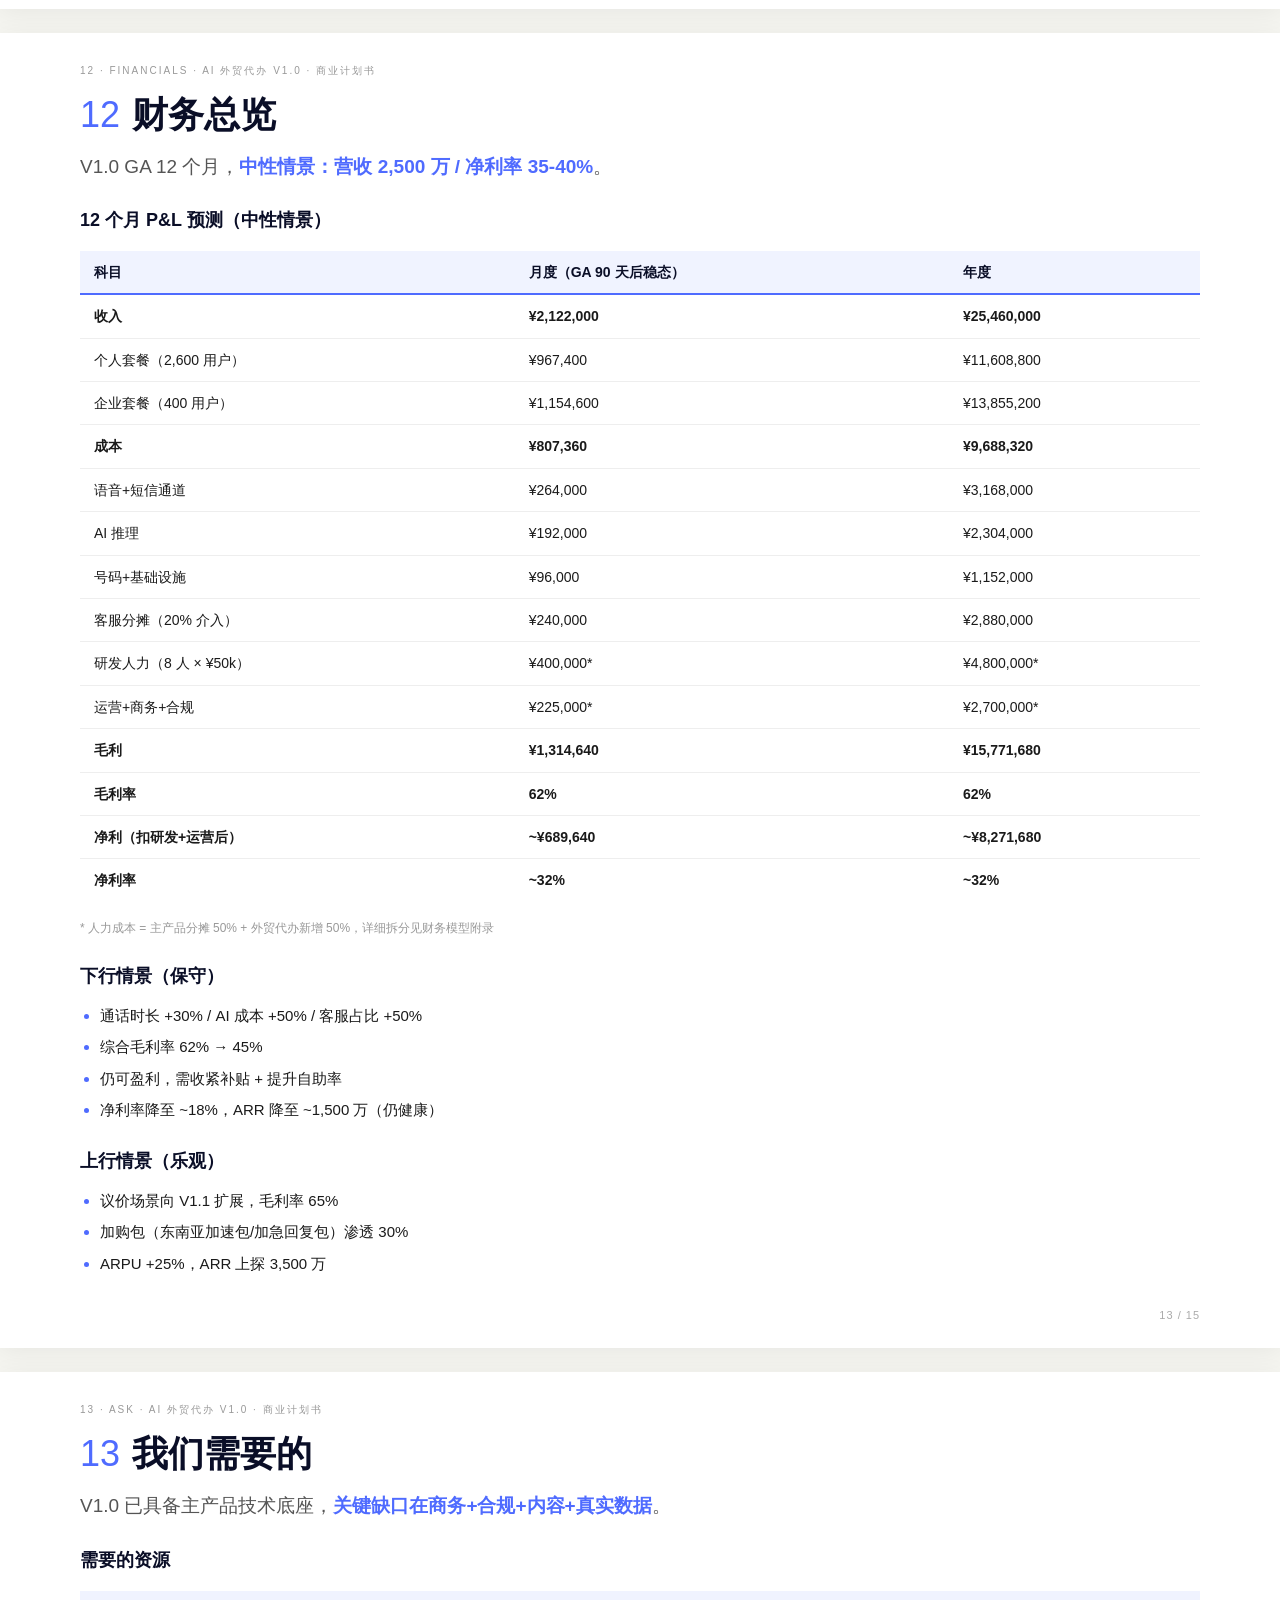
<file: frontend/business-plan.html>
<!doctype html>
<html lang="zh-CN">
<head>
<meta charset="utf-8" />
<title>AI 外贸代办 · 商业计划书 V1.0</title>
<style>
  * { margin: 0; padding: 0; box-sizing: border-box; }
  body {
    font: 15px/1.6 -apple-system, BlinkMacSystemFont, "SF Pro SC", "PingFang SC", "Microsoft YaHei", "Helvetica Neue", sans-serif;
    color: #1a1a1a;
    background: #f5f5f0;
    -webkit-font-smoothing: antialiased;
  }
  .page {
    width: 1280px;
    min-height: 905px;
    margin: 24px auto;
    padding: 60px 80px;
    background: #ffffff;
    box-shadow: 0 4px 24px rgba(0,0,0,0.06);
    page-break-after: always;
    position: relative;
    overflow: hidden;
  }
  .page-num {
    position: absolute;
    bottom: 24px;
    right: 80px;
    font-size: 11px;
    color: #aaa;
    letter-spacing: 1px;
  }
  .page-tag {
    position: absolute;
    top: 30px;
    left: 80px;
    font-size: 10px;
    color: #999;
    text-transform: uppercase;
    letter-spacing: 2px;
    font-weight: 500;
  }
  .page-tag::after {
    content: " · AI 外贸代办 V1.0 · 商业计划书";
  }

  /* 封面 */
  .cover { background: linear-gradient(135deg, #0a0e27 0%, #1a1f4e 100%); color: #fff; }
  .cover .page-tag { color: rgba(255,255,255,0.5); }
  .cover .page-num { color: rgba(255,255,255,0.4); }
  .cover h1 {
    font-size: 64px;
    line-height: 1.1;
    margin-top: 180px;
    font-weight: 700;
    background: linear-gradient(90deg, #fff 0%, #a8b3ff 100%);
    -webkit-background-clip: text;
    -webkit-text-fill-color: transparent;
  }
  .cover .sub {
    font-size: 22px;
    color: rgba(255,255,255,0.7);
    margin-top: 24px;
    line-height: 1.4;
    max-width: 800px;
  }
  .cover .meta {
    position: absolute;
    bottom: 80px;
    left: 80px;
    color: rgba(255,255,255,0.6);
    font-size: 14px;
    line-height: 1.8;
  }
  .cover .meta .label { color: rgba(255,255,255,0.4); font-size: 11px; text-transform: uppercase; letter-spacing: 1.5px; }
  .cover .badge {
    display: inline-block;
    padding: 6px 16px;
    background: rgba(124, 156, 255, 0.15);
    border: 1px solid rgba(124, 156, 255, 0.4);
    border-radius: 4px;
    font-size: 12px;
    color: #a8b3ff;
    margin-top: 36px;
  }

  h2 {
    font-size: 36px;
    font-weight: 700;
    color: #0a0e27;
    margin-bottom: 12px;
    line-height: 1.2;
  }
  h2 .num {
    color: #4f6bff;
    font-weight: 400;
    margin-right: 12px;
  }
  h3 {
    font-size: 18px;
    font-weight: 600;
    color: #0a0e27;
    margin: 24px 0 8px;
  }
  p { margin: 8px 0; line-height: 1.7; }
  .lead {
    font-size: 19px;
    color: #555;
    line-height: 1.6;
    margin: 16px 0 24px;
    font-weight: 300;
  }
  .accent { color: #4f6bff; font-weight: 600; }
  .hl { background: linear-gradient(transparent 60%, #fff3a0 60%); padding: 0 4px; }
  .muted { color: #888; }
  .small { font-size: 12px; color: #999; }

  /* 表格 */
  table { width: 100%; border-collapse: collapse; margin: 16px 0; font-size: 14px; }
  th {
    background: #f0f3ff;
    color: #0a0e27;
    text-align: left;
    padding: 10px 14px;
    font-weight: 600;
    border-bottom: 2px solid #4f6bff;
  }
  td { padding: 10px 14px; border-bottom: 1px solid #eee; }
  tr:last-child td { border-bottom: 0; }
  tr:hover td { background: #fafbff; }

  /* 数字大字 */
  .stat-grid {
    display: grid;
    grid-template-columns: 1fr 1fr 1fr;
    gap: 20px;
    margin: 28px 0;
  }
  .stat {
    padding: 24px;
    background: #f7f9ff;
    border-left: 4px solid #4f6bff;
    border-radius: 0 8px 8px 0;
  }
  .stat .big {
    font-size: 48px;
    font-weight: 700;
    color: #0a0e27;
    line-height: 1;
  }
  .stat .unit { font-size: 18px; color: #4f6bff; margin-left: 4px; }
  .stat .label { color: #888; font-size: 13px; margin-top: 8px; }

  /* Bullet */
  ul { padding-left: 20px; margin: 12px 0; }
  li { margin: 6px 0; line-height: 1.7; }
  li::marker { color: #4f6bff; }

  /* Callout box */
  .callout {
    background: #fff9e6;
    border-left: 4px solid #f5a623;
    padding: 16px 20px;
    margin: 20px 0;
    border-radius: 0 6px 6px 0;
  }
  .callout .label { color: #c8770a; font-size: 12px; text-transform: uppercase; letter-spacing: 1.5px; font-weight: 600; margin-bottom: 6px; }
  .callout.tight { padding: 12px 16px; margin: 12px 0; }
  .callout.green { background: #e8f7ed; border-color: #2fd47e; }
  .callout.green .label { color: #1a8a4f; }
  .callout.blue { background: #eef2ff; border-color: #4f6bff; }
  .callout.blue .label { color: #2a3eb0; }

  /* Diagram */
  .diagram {
    background: #fafbff;
    border: 1px solid #e0e5f5;
    border-radius: 8px;
    padding: 28px;
    margin: 20px 0;
    font-family: "SF Mono", Menlo, monospace;
    font-size: 13px;
    line-height: 1.8;
    color: #1a1f4e;
    white-space: pre;
    overflow-x: auto;
  }

  /* Quote */
  .quote {
    border-left: 3px solid #4f6bff;
    padding-left: 20px;
    margin: 20px 0;
    font-style: italic;
    color: #555;
  }

  /* Two-col */
  .two-col { display: grid; grid-template-columns: 1fr 1fr; gap: 32px; margin: 20px 0; }
  .three-col { display: grid; grid-template-columns: 1fr 1fr 1fr; gap: 20px; margin: 20px 0; }

  /* Page-specific */
  .big-num {
    font-size: 120px;
    font-weight: 700;
    color: #4f6bff;
    line-height: 1;
    text-align: center;
    margin: 40px 0;
  }
  .big-num .unit { font-size: 32px; color: #888; margin-left: 8px; }

  /* Logo / brand */
  .brand {
    font-size: 13px;
    color: #4f6bff;
    font-weight: 600;
    letter-spacing: 1px;
    text-transform: uppercase;
  }
  .brand::before { content: "▶ "; }

  /* Receipt */
  .receipt {
    background: #0a0e27;
    color: #fff;
    padding: 18px 24px;
    border-radius: 8px;
    margin: 12px 0;
    font-family: "SF Mono", Menlo, monospace;
    font-size: 13px;
    line-height: 1.7;
  }
  .receipt .ok { color: #2fd47e; }
  .receipt .warn { color: #f5a623; }
  .receipt .label { color: #8b91b8; }
</style>
</head>
<body>

<!-- 封面 -->
<div class="page cover">
  <div class="page-tag">商业计划书 V1.0</div>
  <div class="badge">CONFIDENTIAL · 投资人专用</div>
  <h1>AI 外贸代办</h1>
  <div class="sub">让每一家中国外贸商户<br/>拥有 7×24 不下班的 AI 跟单员</div>
  <div class="meta">
    <div class="label">项目</div>
    <div>AI 全权电话+短信双语代办 · 跨境商务代理赛道</div>
    <div class="label" style="margin-top: 18px">发布日期</div>
    <div>2026-06-09</div>
  </div>
  <div class="page-num">01 / 15</div>
</div>

<!-- 1. 一句话总结 -->
<div class="page">
  <div class="page-tag">01 · Executive Summary</div>
  <h2><span class="num">1</span>一句话总结</h2>
  <p class="lead">把<strong>「中文外贸业务员」</strong>装进 AI：用户用中文一句话提需求，AI 自主用日/英/韩外语致电或发短信给海外采购商、货代、检测机构，独立完成订单变更、议价、对账、索赔等业务动作，<span class="accent">有结果再给用户</span>。</p>

  <div class="stat-grid">
    <div class="stat">
      <div class="big">200<span class="unit">万+</span></div>
      <div class="label">国内中小外贸主体（海关总署口径）</div>
    </div>
    <div class="stat">
      <div class="big">&lt; 1<span class="unit">%</span></div>
      <div class="label">当前 AI 替代渗透率</div>
    </div>
    <div class="stat">
      <div class="big">2.5<span class="unit">亿/年</span></div>
      <div class="label">中性场景下 V1.0 GA 12 个月 ARR 上限</div>
    </div>
  </div>

  <h3>为什么是现在</h3>
  <ul>
    <li><strong>大模型拐点</strong>：2026 年 LLM 真在 4 国语种 + 商务敬语 + 多轮谈判上达标（M3 实测 4/4 高难度 case 比 V1.2 规则更聪明）</li>
    <li><strong>跨境通道成熟</strong>：Twilio 跨境 VOIP + 阿里云国际短信成本降到 ¥0.20/分（线缆/机械等中等毛利行业可用）</li>
    <li><strong>外贸人力成本飙升</strong>：初级外贸跟单员月薪 ¥15-25k，AI 替代后单笔代办成本 ¥3-9，<span class="accent">毛利 60-67%</span></li>
    <li><strong>主产品复用</strong>：本项目是主产品「AI 全权代办沟通」在 B 端的纵深（已完成 V1.0→V2.1 端到端验证）</li>
  </ul>

  <h3>差异化切口</h3>
  <div class="callout">
    <div class="label">卡在两个空白之间</div>
    <p><strong>翻译工具（某同声传译 App）</strong>要求业务员全程值守 — 解决不了时差；<br>
    <strong>ERP/CRM</strong>只管单据库存报关 — 没有自主外呼议价能力。</p>
    <p style="margin-top: 8px"><strong>我们是「能自主打电话谈事的 AI 跟单员」</strong>，7×24 不下班，不抱怨，不跳槽。</p>
  </div>

  <div class="page-num">02 / 15</div>
</div>

<!-- 2. 市场机会 -->
<div class="page">
  <div class="page-tag">02 · Market Opportunity</div>
  <h2><span class="num">2</span>市场机会</h2>
  <p class="lead">跨境代办是 1 个场景切入，<span class="accent">底层是「AI 商务代理」这个万亿赛道</span>。本计划书聚焦外贸代办 V1.0，但所有能力栈都设计成可向其他场景外溢。</p>

  <h3>主市场：200 万中小外贸主体</h3>
  <table>
    <tr>
      <th>用户类型</th>
      <th>规模</th>
      <th>典型痛点</th>
      <th>付费意愿</th>
    </tr>
    <tr>
      <td>中小工厂</td>
      <td>年出口 100-3000 万</td>
      <td>无专职外贸业务员，语种不全</td>
      <td>中</td>
    </tr>
    <tr>
      <td>外贸 SOHO/个体</td>
      <td>1-5 人</td>
      <td>全流程一人扛，<span class="accent">时差是噩梦</span></td>
      <td>高</td>
    </tr>
    <tr>
      <td>中小型外贸公司</td>
      <td>5-30 人</td>
      <td>业务员离职带走客户</td>
      <td>中高</td>
    </tr>
    <tr>
      <td>跨境电商（采购端）</td>
      <td>1-20 人</td>
      <td>需对接海外供应商谈样品/账期</td>
      <td>中</td>
    </tr>
  </table>

  <h3>横向扩展路径（赛道想象空间）</h3>
  <div class="diagram">┌──────────────────────────────────────────────────┐
│           AI 商务代理（万亿级赛道）                │
├──────────────┬──────────────┬────────────────────────┤
│  V1.0 外贸代办 │  V2.0 个人出境 │  V3.0 跨语言法律/医疗│
│  200 万商户   │  1.4 亿次/年  │  /留学/展会            │
│              │  出境旅行     │  蓝海                  │
│  客单价 ¥700/月│  客单价 ¥30-100│  客单价 ¥1k-5k/月    │
│  ARR 25 亿   │  ARR 50 亿    │  ARR 100 亿+          │
└──────────────┴──────────────┴────────────────────────┘
   ▲ 当前 V1.0 切入        ▲ 同底座复用</div>

  <h3>政府扶持</h3>
  <div class="callout green">
    <div class="label">补贴在途</div>
    <p>深圳南山智园 AI 算力补贴申请已提交（见 <code>补贴申请-南山智园AI算力补贴.md</code>），V1.0 GA 前可获算力成本减免 30-50%。</p>
  </div>

  <div class="page-num">03 / 15</div>
</div>

<!-- 3. 产品形态 -->
<div class="page">
  <div class="page-tag">03 · Product</div>
  <h2><span class="num">3</span>产品形态</h2>
  <p class="lead">V1.0 三大场景，<span class="accent">9 个月内可上线 GA</span>。每个场景有明确触发条件、硬规则、话术红线。</p>

  <h3>V1.0 三大主场景</h3>
  <table>
    <tr>
      <th>场景</th>
      <th>典型动作</th>
      <th>AI 权限</th>
      <th>单次成本</th>
      <th>建议售价</th>
      <th>毛利率</th>
    </tr>
    <tr>
      <td>样品确认</td>
      <td>寄送地址、快递运费承担方</td>
      <td>L1 自主+通知</td>
      <td>¥3.52</td>
      <td>¥10</td>
      <td><span class="accent">65%</span></td>
    </tr>
    <tr>
      <td>订单变更</td>
      <td>改交期、改收货地址、数量调整</td>
      <td>L2 自主+实时通知</td>
      <td>¥5.94</td>
      <td>¥18</td>
      <td><span class="accent">67%</span></td>
    </tr>
    <tr>
      <td>对账</td>
      <td>对账单、付款水单、汇率换算</td>
      <td>L1 自主+通知</td>
      <td>¥3.78</td>
      <td>¥12</td>
      <td><span class="accent">69%</span></td>
    </tr>
    <tr style="background: #fff9e6">
      <td>议价/索赔 <span class="small">(V1.0 限定线缆/机械行业)</span></td>
      <td>客户还价、INCOTERM 异议</td>
      <td><span class="accent">L3 仅辅助</span></td>
      <td>¥9.44</td>
      <td>¥25</td>
      <td>62%</td>
    </tr>
  </table>

  <h3>4 级 AI 决策权限（核心创新）</h3>
  <p>AI 在不同场景的自主权严格分级，<strong>「说出口」≠「公司承诺」</strong>：</p>
  <ul>
    <li><strong>L0 完全自主</strong>：简单信息确认（收件地址）</li>
    <li><strong>L1 自主+异步通知</strong>：办结后推送（催问物流）</li>
    <li><strong>L2 自主+实时通知</strong>：关键节点推送（议价试探）</li>
    <li><strong>L3 仅辅助</strong>：AI 出方案，用户拍板（任何承诺/报价/索赔）</li>
  </ul>

  <div class="callout">
    <div class="label">话术红线（V1.0 法务会签）</div>
    <p><strong>严禁</strong>：「我们同意」「可以」「没问题」+ 任何金额/条款/时限的具体承诺<br>
    <strong>必须</strong>：「我先确认，X 小时内答复您」「最终以正式确认为准」</p>
  </div>

  <div class="page-num">04 / 15</div>
</div>

<!-- 4. 真机演示（带截图） -->
<div class="page">
  <div class="page-tag">04 · Product Demo</div>
  <h2><span class="num">4</span>真机演示</h2>
  <p class="lead">V1.0 底座（个人跨境场景）已完成 V2.1 全功能跑通，<span class="accent">真 MiniMax-M3 LLM 驱动</span>。下方是真实运行数据，不是设计稿。</p>

  <h3>端到端真实对话样例（Case 1：酒店·日语·硬约束+商家加价 24%）</h3>
  <div class="receipt">
<span class="label">[用户输入]</span> 帮我致电酒店改入住 6.12 双床+免费早餐
<span class="label">[用户约束]</span> 不可加价

<span class="label">[AI 开场 - 商务敬语]</span>
私、[お名前]と申します。[ホテル名]の予約についてお問い合わせがあり、
お電話いたしました。フロントご担当者様をお願いできますでしょうか。

<span class="label">[商家回复]</span>
申し訳ございません。6月12日のツインルームは満室でございます。
デラックスルームでしたら追加料金1泊4,800円でご用意できますが、
いかがでしょうか。

<span class="label">[LLM 真决策 - alt_date 策略]</span>
ご予算の都合上、追加料金は難しい状況です。
つきましては、6月11日または6月13日のツインルーム空き状況は
いかがでしょうか。朝食付きで同価格でしたら是非お願い申し上げます。

<span class="label">[商家让步]</span> <span class="ok">6月11日のツインルームであれば、朝食付き・同価格でご用意できます。</span>

<span class="label">[V2.1 AI 表现评估]</span> 76/100 (MiniMax-M3)
  ├ 商务话术 22/25  ✓ 敬语体系到位
  ├ 策略选优 21/25  ✓ alt_date 优于 V1.2 规则 hold_position
  ├ 让步幅度 18/20  ✓ +24% → 0%
  ├ 对话效率 8/15   △ 5 轮可压到 3-4 轮
  └ 商家满意度 7/15  △ 商家语气中性
  </div>

  <h3>关键证据：LLM 真决策 vs V1.2 规则</h3>
  <table>
    <tr>
      <th>Case</th>
      <th>V1.2 规则</th>
      <th>MiniMax-M3 真决策</th>
      <th>为什么 LLM 更聪明</th>
    </tr>
    <tr>
      <td>酒店·硬约束+加价</td>
      <td>hold_position</td>
      <td><span class="accent">alt_date</span></td>
      <td>不破用户约束，主动探邻日避开加价</td>
    </tr>
    <tr>
      <td>租车·无约束+加价</td>
      <td>value_trade</td>
      <td><span class="accent">chain_offer</span></td>
      <td>打包换车型，-17% 商家收入</td>
    </tr>
    <tr>
      <td>机票·旺季+大幅加价</td>
      <td>value_trade</td>
      <td><span class="accent">chain_offer</span></td>
      <td>¥35k 加价下还能谈，规则只会要增值服务</td>
    </tr>
    <tr>
      <td>酒店·硬约束+日期都满</td>
      <td>walk_away</td>
      <td><span class="accent">alt_date</span></td>
      <td>不轻易放弃，扩大搜索</td>
    </tr>
  </table>
  <p class="small">4/4 案例 LLM 给出比 V1.2 规则更聪明的策略，详见 <code>docs/report/AI-Agent-V2.0-真机演示报告.pdf</code></p>

  <div class="page-num">05 / 15</div>
</div>

<!-- 5. 技术架构 -->
<div class="page">
  <div class="page-tag">05 · Technology</div>
  <h2><span class="num">5</span>技术架构</h2>
  <p class="lead">V1.0 主产品「AI 全权代办沟通」已完成 V2.1 端到端，<span class="accent">3720 行 Python + 7 个 HTML + 真 LLM 集成</span>，可作为外贸代办的直接底座。</p>

  <div class="diagram">┌──────────────────────────────────────────────────────────┐
│                      Frontend (HTML)                        │
│   客户提交 │ 订单详情 │ 协商选择 │ 运营后台 │ 演示页       │
└────────────────────────┬───────────────────────────────────┘
                         │ HTTPS / Bearer Token (A2 鉴权)
┌────────────────────────▼───────────────────────────────────┐
│                    FastAPI 0.115                             │
│  ┌──────────────────────────────────────────────────────┐  │
│  │  Auth (A2) · Order · Health · Metrics · Twilio Hook  │  │
│  └──────────────────────────────────────────────────────┘  │
│                                                              │
│  ┌──────────────┐  ┌──────────────┐  ┌──────────────────┐  │
│  │  Dialogue    │  │  Negotiation │  │   Evaluator      │  │
│  │  Engine      │←→│  6 策略      │  │  5 维评分 (V2.1) │  │
│  │  (FSM)       │  │              │  │                  │  │
│  └──────┬───────┘  └──────┬───────┘  └────────┬─────────┘  │
│         │                 │                    │            │
│  ┌──────▼─────────────────▼────────────────────▼─────────┐  │
│  │  Intent Parser │ LLM Negotiator │ LLM Client          │  │
│  └──────────────────┬──────────────────────────────────────┘  │
└─────────────────────┼───────────────────────────────────────┘
                      │
       ┌──────────────┼──────────────┐
       ▼              ▼              ▼
   ┌─────────┐  ┌──────────┐  ┌────────────┐
   │ SQLite  │  │ MiniMax  │  │  Twilio /  │
   │ 4 表    │  │ M3 (LLM) │  │  阿里云 SMS│
   └─────────┘  └──────────┘  └────────────┘</div>

  <h3>核心组件状态</h3>
  <table>
    <tr>
      <th>模块</th>
      <th>状态</th>
      <th>复用度（外贸代办直接受益）</th>
    </tr>
    <tr>
      <td>多语种翻译（中日英韩）</td>
      <td>✅</td>
      <td><span class="accent">100%</span> 复用</td>
    </tr>
    <tr>
      <td>6 策略协商引擎</td>
      <td>✅</td>
      <td><span class="accent">90%</span> 复用 + 加 7×24 夜间托管 + 议价/索赔 L3 模式</td>
    </tr>
    <tr>
      <td>V2.1 AI 表现评估</td>
      <td>✅</td>
      <td><span class="accent">100%</span> 复用（直接给客户看 AI 表现分）</td>
    </tr>
    <tr>
      <td>降级安全网（LLM 挂了不挂产品）</td>
      <td>✅</td>
      <td><span class="accent">100%</span> 复用</td>
    </tr>
    <tr>
      <td>Twilio 语音通道</td>
      <td>🟡 抽象层 + 集成文档</td>
      <td>需申请号码（1 周）</td>
    </tr>
    <tr>
      <td>阿里云 SMS</td>
      <td>🟡 抽象层</td>
      <td>需申请签名模板（1-3 天）+ 补全实现</td>
    </tr>
    <tr>
      <td>运营后台（A3）</td>
      <td>✅</td>
      <td><span class="accent">100%</span> 复用 + 加外贸场景筛选</td>
    </tr>
  </table>

  <h3>关键技术决策</h3>
  <div class="callout blue">
    <div class="label">为什么不用通用 AI 客服方案</div>
    <p>通用客服（某 AI 外呼平台）：固定模板话术，无法适配个性化议价/索赔；本公司方案是「真决策」—— LLM 看完整对话历史 + 用户约束 + 升级阈值后选策略生成话术，且每单自动出 5 维评估 + 改进建议。</p>
  </div>

  <div class="page-num">06 / 15</div>
</div>

<!-- 6. 商业模式 -->
<div class="page">
  <div class="page-tag">06 · Business Model</div>
  <h2><span class="num">6</span>商业模式</h2>
  <p class="lead">基础翻译功能继续免费，<span class="accent">外贸代办按次卡 + 企业会员两档</span>。3 个月 GA，12 个月中性 ARR <strong>2,500 万</strong>。</p>

  <h3>单笔单位经济（Unit Economics）</h3>
  <table>
    <tr>
      <th>场景</th>
      <th>单次成本</th>
      <th>建议售价</th>
      <th>毛利率</th>
      <th>建议扣次</th>
    </tr>
    <tr>
      <td>样品确认</td>
      <td>¥3.52</td>
      <td>¥10</td>
      <td><span class="accent">65%</span></td>
      <td>1 次</td>
    </tr>
    <tr>
      <td>对账</td>
      <td>¥3.78</td>
      <td>¥12</td>
      <td><span class="accent">69%</span></td>
      <td>1 次</td>
    </tr>
    <tr>
      <td>订单变更</td>
      <td>¥5.94</td>
      <td>¥18</td>
      <td><span class="accent">67%</span></td>
      <td>2 次</td>
    </tr>
    <tr>
      <td>议价/索赔 <span class="small">(限定行业)</span></td>
      <td>¥9.44</td>
      <td>¥25</td>
      <td>62%</td>
      <td>3 次</td>
    </tr>
    <tr style="background: #fff9e6">
      <td><strong>加权平均</strong></td>
      <td>¥6.85</td>
      <td>¥18.20</td>
      <td><strong>62%</strong></td>
      <td>—</td>
    </tr>
  </table>

  <h3>套餐设计</h3>
  <table>
    <tr>
      <th>套餐</th>
      <th>包含次数</th>
      <th>定价</th>
      <th>单次均价</th>
      <th>折扣率</th>
    </tr>
    <tr>
      <td>个人尝鲜</td>
      <td>20 次/月</td>
      <td>¥199</td>
      <td>¥9.95</td>
      <td>—</td>
    </tr>
    <tr>
      <td>个人进阶</td>
      <td>60 次/月</td>
      <td>¥499</td>
      <td>¥8.32</td>
      <td>16%</td>
    </tr>
    <tr>
      <td>个人旗舰</td>
      <td>150 次/月</td>
      <td>¥1,099</td>
      <td>¥7.33</td>
      <td>26%</td>
    </tr>
    <tr>
      <td>企业标准</td>
      <td>300 次/月</td>
      <td>¥2,299</td>
      <td>¥7.66</td>
      <td>23%</td>
    </tr>
    <tr>
      <td>企业旗舰</td>
      <td>1,000 次/月</td>
      <td>¥6,999</td>
      <td>¥7.00</td>
      <td>30%</td>
    </tr>
    <tr>
      <td>企业定制</td>
      <td>≥ 3,000 次</td>
      <td>面议</td>
      <td>议定</td>
      <td>35%+</td>
    </tr>
  </table>

  <h3>预期收入结构（V1.0 GA 90 天）</h3>
  <table>
    <tr>
      <th>套餐</th>
      <th>用户数</th>
      <th>ARPU/月</th>
      <th>月收入</th>
    </tr>
    <tr>
      <td>个人尝鲜</td>
      <td>1,500 (50%)</td>
      <td>¥199</td>
      <td>¥298,500</td>
    </tr>
    <tr>
      <td>个人进阶</td>
      <td>900 (30%)</td>
      <td>¥499</td>
      <td>¥449,100</td>
    </tr>
    <tr>
      <td>个人旗舰</td>
      <td>200 (7%)</td>
      <td>¥1,099</td>
      <td>¥219,800</td>
    </tr>
    <tr>
      <td>企业标准</td>
      <td>350 (12%)</td>
      <td>¥2,299</td>
      <td>¥804,650</td>
    </tr>
    <tr>
      <td>企业旗舰</td>
      <td>50 (1%)</td>
      <td>¥6,999</td>
      <td>¥349,950</td>
    </tr>
    <tr style="background: #f0f3ff">
      <td><strong>合计</strong></td>
      <td><strong>3,000</strong></td>
      <td><strong>¥707</strong></td>
      <td><strong>¥2,122,000</strong></td>
    </tr>
  </table>

  <div class="callout green">
    <div class="label">关键数据</div>
    <p><strong>月收入 ≈ 212 万 · 年化 ARR ≈ 2,546 万</strong> · 超出 PRD 设定目标 600 万 4 倍。详细测算见 <code>财务模型-国际通话短信.md</code>。</p>
  </div>

  <div class="page-num">07 / 15</div>
</div>

<!-- 7. 风险与对冲 -->
<div class="page">
  <div class="page-tag">07 · Risk & Mitigation</div>
  <h2><span class="num">7</span>风险与对冲</h2>
  <p class="lead">AI 代办最大风险是<span class="accent">「越权承诺导致公司损失」</span>。V1.0 设计了 4 级权限 + 硬规则 + 话术红线 + 用户二次确认，<span class="accent">法务会签过</span>。</p>

  <h3>6 大风险类别</h3>
  <table>
    <tr>
      <th>类别</th>
      <th>典型场景</th>
      <th>严重程度</th>
      <th>V1.0 治理</th>
    </tr>
    <tr>
      <td>R1 合同/法律</td>
      <td>AI 承诺付款条款/INCOTERM 变更/放弃索赔</td>
      <td><span class="accent">极高</span></td>
      <td>L3 仅辅助 + 硬规则 + 6 类条款变更立即挂起</td>
    </tr>
    <tr>
      <td>R2 财务</td>
      <td>同意降价/折扣/退款超过授权</td>
      <td>高</td>
      <td>6 项金额类硬规则 + 用户可调阈值</td>
    </tr>
    <tr>
      <td>R3 关系</td>
      <td>客户投诉/情绪失控/威胁终止合作</td>
      <td>中高</td>
      <td>转人工 + 情感话术模板 + 24h 升级</td>
    </tr>
    <tr>
      <td>R4 品牌</td>
      <td>错误翻译/失礼表达/不当措辞</td>
      <td>中</td>
      <td>话术审核 + 母语审校（V1.0 盲测准确率 ≥92%）</td>
    </tr>
    <tr>
      <td>R5 合规</td>
      <td>目的国禁呼/营销同意缺失/隐私违规</td>
      <td><span class="accent">极高</span></td>
      <td>地区合规清单 + 黑名单（V1.0 范围限定）</td>
    </tr>
    <tr>
      <td>R6 技术</td>
      <td>AI 幻觉/通话中断/误识别</td>
      <td>中</td>
      <td>异常检测 + 兜底话术 + 重拨 1 次</td>
    </tr>
  </table>

  <h3>硬规则触发器（速查）</h3>
  <div class="diagram">┌──────────────────────────────────────────────────┐
│         AI 代办 · 硬规则触发器（贴客服工位）       │
├──────────────────────────────────────────────────┤
│ 金额：>5% 降价 / >¥1,000 赔付 / >¥500 运费       │
│ 条款：INCOTERM / 付款方式 / 仲裁 / 质量标准      │
│ 关系：客户要真人 / 情绪激动 / 威胁终止            │
│ 异常：>6 轮 / 置信度 < 0.6 / 客户提"律师/起诉"   │
├──────────────────────────────────────────────────┤
│ 触发动作：立即挂起 + 推送用户 + 转人工            │
└──────────────────────────────────────────────────┘</div>

  <h3>话术红线</h3>
  <div class="callout">
    <div class="label">严禁</div>
    <p>「我们同意」「可以」「没问题」「马上处理」「立刻发货」「我们一定赔」+ 任何金额/条款/时限</p>
    <div class="label" style="margin-top: 12px">必须</div>
    <p>「我先确认，X 小时内答复您」「您的诉求已记录，会转达负责人」「最终以正式确认为准」</p>
  </div>

  <h3>财务敏感性（下行情景）</h3>
  <table>
    <tr>
      <th>风险情景</th>
      <th>原毛利率</th>
      <th>下行情景后</th>
      <th>应对</th>
    </tr>
    <tr>
      <td>通话时长 +50%</td>
      <td>62%</td>
      <td>50%</td>
      <td>议价强制 4 轮转人工 + 小模型 + 提示词缓存</td>
    </tr>
    <tr>
      <td>AI 推理成本 +100%</td>
      <td>62%</td>
      <td>50%</td>
      <td>议价用「规则引擎 + 小模型」+ 自托管 TTS</td>
    </tr>
    <tr>
      <td>客服介入率 20%→50%</td>
      <td>62%</td>
      <td>55%</td>
      <td>硬规则前置 + 客服 SLA 挂钩升级阈值</td>
    </tr>
  </table>

  <div class="page-num">08 / 15</div>
</div>

<!-- 8. 路线图 -->
<div class="page">
  <div class="page-tag">08 · Roadmap</div>
  <h2><span class="num">8</span>路线图</h2>
  <p class="lead">9 个月跑 V1.0 → V1.1 → V1.2，<span class="accent">3,000 MAU / ARR 2,500 万中性目标</span>。</p>

  <div class="diagram">2026                    2026                2027
Q2        Q3            Q4                  Q1
├──┤├──┤├──┤├──┤├──┤├──┤├──┤├──┤├──┤├──┤├──┤├──┤
M-1 M0  M1  M2  M3  M4  M5  M6  M7  M8  M9
│   │                       │               │
│   ▼                       ▼               ▼
│  V1.0 MVP              V1.1 扩展       V1.2 智能
│  EN/JP/KR              ES/TH           报价辅助
│  线缆/机械             货代/售后       ARPU +25%
│  3 大场景
│
└── 准备期
    词库签约、合规基线、首批种子客户</div>

  <h3>V1.0 MVP（M0 - M3，16 周）</h3>
  <table>
    <tr>
      <th>时间</th>
      <th>里程碑</th>
      <th>进入/退出标准</th>
    </tr>
    <tr>
      <td>M0+2 周</td>
      <td>内部 Alpha</td>
      <td>全部 Must 功能联调通过；词库盲测准确率 ≥92%</td>
    </tr>
    <tr>
      <td>M0+4 周</td>
      <td>内测启动</td>
      <td>50 家种子客户进入灰度；日代办 ≥ 100 单</td>
    </tr>
    <tr>
      <td>M0+8 周</td>
      <td>封闭 GA</td>
      <td>200 家企业付费转化；NPS ≥ 30；一次办结率 ≥ 60%</td>
    </tr>
    <tr>
      <td>M0+12 周</td>
      <td>半开放</td>
      <td>全量用户可见；触发 1 次大版本迭代</td>
    </tr>
    <tr>
      <td>M0+16 周</td>
      <td>正式 GA</td>
      <td>MAU ≥ 3,000；ARR ≥ 600 万；启动 V1.1 规划</td>
    </tr>
  </table>

  <h3>关键路径 vs 并行</h3>
  <div class="diagram">词库 v1 (准备期产出)
    └─→ EP-01 行业词库与商务语体 ─┐
                                    ├─→ EP-03 智能选型 ─┐
计费底座 (准备期产出)             │                      │
    └─→ EP-06 商业化基础 ────────→├─→ EP-02 7×24 托管 ──┤
                                    │                      ├─→ GA
档案底座 (主产品复用)             │                      │
    └─→ EP-05 客户与订单档案 ────┘                      │
                                    │                      │
风险边界 v1 (准备期产出) ──────────┴─→ EP-04 议价/索赔 ─┘

 关键路径：词库 → EP-01 → EP-03 → GA
 非关键路径：EP-02 / EP-05 / EP-06 / EP-04 (可并行)</div>

  <h3>准备期（M-1，4 周）— 必须会签交付物</h3>
  <ul>
    <li>线缆/机械行业词库 v1（500 核心术语 + 300 句套话，母语审校 ≥95%）</li>
    <li>日/韩商务敬语体语料</li>
    <li>《V1.0 合规告知文案》法务会签</li>
    <li>《风险边界文档 V1.0》产品+法务+客服三方评审</li>
    <li>《财务模型 V1.0》商业化+财务会签</li>
    <li>锁定 3-5 家种子付费客户（意向金/试用协议）</li>
  </ul>

  <div class="page-num">09 / 15</div>
</div>

<!-- 9. 团队 -->
<div class="page">
  <div class="page-tag">09 · Team</div>
  <h2><span class="num">9</span>团队与组织</h2>
  <p class="lead">V1.0 全周期 ~12 人（含 0.5 编制 + 外包），<span class="accent">核心技术栈已就位</span>，新加入以商务+合规+内容为主。</p>

  <h3>V1.0 人力配置</h3>
  <table>
    <tr>
      <th>角色</th>
      <th>人数</th>
      <th>主要责任</th>
    </tr>
    <tr>
      <td>产品经理</td>
      <td>1</td>
      <td>PRD、版本节奏、用户研究</td>
    </tr>
    <tr>
      <td>内容 PM</td>
      <td>1</td>
      <td>词库、商务语体、套话库</td>
    </tr>
    <tr>
      <td>后端工程</td>
      <td>2</td>
      <td>业务编排、计费、档案</td>
    </tr>
    <tr>
      <td>AI 工程</td>
      <td>2</td>
      <td>多语种生成、谈判决策、风险规则引擎</td>
    </tr>
    <tr>
      <td>前端工程</td>
      <td>1</td>
      <td>APP 端外贸代办入口与档案 UI</td>
    </tr>
    <tr>
      <td>设计师</td>
      <td>0.5</td>
      <td>流程与界面</td>
    </tr>
    <tr>
      <td>合规/法务</td>
      <td>0.5</td>
      <td>合规基线、用户协议</td>
    </tr>
    <tr>
      <td>商务/客服</td>
      <td>2</td>
      <td>种子客户、销售转化</td>
    </tr>
    <tr>
      <td>行业顾问（外包）</td>
      <td>2</td>
      <td>线缆/机械词库支持</td>
    </tr>
    <tr style="background: #f0f3ff">
      <td><strong>合计</strong></td>
      <td><strong>~12</strong></td>
      <td>含 0.5 编制 + 外包</td>
    </tr>
  </table>

  <h3>核心已就位能力（不算新投入）</h3>
  <div class="callout green">
    <div class="label">主产品已交付</div>
    <ul>
      <li>FastAPI + SQLite + 多语种 LLM 集成（V2.1 端到端跑通）</li>
      <li>6 策略协商引擎 + V2.1 评估闭环</li>
      <li>Twilio 抽象层 + 集成文档（待号码申请）</li>
      <li>运营后台 + 健康/指标</li>
      <li>演示页 + Pitch Deck + PDF 报告（可直接给客户看）</li>
    </ul>
  </div>

  <h3>新投入优先级</h3>
  <ol>
    <li><strong>商务/客服（2 人）</strong> — 第 1 个月就位，启动种子客户拓展</li>
    <li><strong>内容 PM + 行业顾问（3 人）</strong> — 准备期启动，词库是 V1.0 关键路径</li>
    <li><strong>合规/法务（0.5 人）</strong> — 准备期启动，必签会签</li>
    <li><strong>AI 工程（2 人）</strong> — V1.0 持续优化 LLM 真决策 + 评估闭环</li>
  </ol>

  <div class="page-num">10 / 15</div>
</div>

<!-- 10. 关键指标 -->
<div class="page">
  <div class="page-tag">10 · Key Metrics</div>
  <h2><span class="num">10</span>关键指标</h2>
  <p class="lead">北极星 + 过程 + 质量 + 商业，<span class="accent">每条指标都有明确阈值和触发动作</span>。</p>

  <h3>业务指标</h3>
  <table>
    <tr>
      <th>指标</th>
      <th>V1.0 GA 后 90 天目标</th>
      <th>监控频率</th>
    </tr>
    <tr>
      <td>月活代办用户数（MAU） ⭐ 北极星</td>
      <td>≥ 3,000</td>
      <td>实时</td>
    </tr>
    <tr>
      <td>单用户月均代办次数</td>
      <td>≥ 8 次</td>
      <td>日</td>
    </tr>
    <tr>
      <td>7×24 非工作时段占比</td>
      <td>≥ 25%</td>
      <td>周</td>
    </tr>
    <tr>
      <td>一次办结率（无人工介入）</td>
      <td>≥ 70%</td>
      <td>周</td>
    </tr>
    <tr>
      <td>用户满意度（NPS）</td>
      <td>≥ 40</td>
      <td>月</td>
    </tr>
    <tr>
      <td>付费转化率</td>
      <td>≥ 8%</td>
      <td>月</td>
    </tr>
    <tr>
      <td>外贸代办业务 ARR</td>
      <td>≥ 600 万（保守）<br><span class="accent">2,500 万（中性）</span></td>
      <td>月</td>
    </tr>
  </table>

  <h3>质量与风险指标</h3>
  <table>
    <tr>
      <th>指标</th>
      <th>阈值</th>
      <th>触发动作</th>
    </tr>
    <tr>
      <td>硬规则触发率</td>
      <td>&lt; 30%</td>
      <td>持续偏高→调优词库/规则</td>
    </tr>
    <tr>
      <td>客户投诉率</td>
      <td>&lt; 2%</td>
      <td>超过→根因分析</td>
    </tr>
    <tr>
      <td>AI 误承诺事件</td>
      <td>0 起</td>
      <td>一起即启动全量复盘</td>
    </tr>
    <tr>
      <td>通话掉线率</td>
      <td>&lt; 5%</td>
      <td>排查网络与号码质量</td>
    </tr>
    <tr>
      <td>用户主动接管率</td>
      <td>&lt; 15%</td>
      <td>偏高说明 AI 体验差</td>
    </tr>
  </table>

  <h3>V2.1 AI 表现分（每单自动出）</h3>
  <p>本项目独有的差异化指标 — <span class="accent">给客户看 AI 这次发挥咋样</span>：</p>
  <ul>
    <li>5 维评分：商务话术 / 策略选优 / 让步幅度 / 对话效率 / 商家满意度</li>
    <li>0-100 总分 + 雷达图</li>
    <li>3 条改进建议（M3 真生成）</li>
    <li>作为产品壁垒的核心组件 + 后续 fine-tune 数据源</li>
  </ul>

  <div class="page-num">11 / 15</div>
</div>

<!-- 11. 竞争 -->
<div class="page">
  <div class="page-tag">11 · Competitive Landscape</div>
  <h2><span class="num">11</span>竞争格局</h2>
  <p class="lead">当前赛道是「<span class="accent">翻译工具</span>」与「<span class="accent">ERP/CRM</span>」之间的<span class="accent">空白地带</span>，无直接对标。</p>

  <h3>竞品分类与短板</h3>
  <table>
    <tr>
      <th>竞品类</th>
      <th>代表产品</th>
      <th>短板</th>
      <th>我们的差异化</th>
    </tr>
    <tr>
      <td>外贸翻译工具</td>
      <td>某同声传译 App</td>
      <td>仅实时人机同传，业务员必须全程值守</td>
      <td>AI 自主外呼，7×24 不下班</td>
    </tr>
    <tr>
      <td>外贸 ERP/CRM</td>
      <td>某 CRM / 某 ERP</td>
      <td>聚焦单据库存报关，无自主外呼能力</td>
      <td>真 LLM 决策 + 议价 + 索赔</td>
    </tr>
    <tr>
      <td>商用 AI 外呼系统</td>
      <td>某 AI 外呼平台</td>
      <td>批量营销外呼，固定模板话术，无法适配个性化议价/索赔</td>
      <td>6 策略 + 升级阈值 + V2.1 评估</td>
    </tr>
    <tr>
      <td>通用 AI 客服</td>
      <td>某 SaaS 客服</td>
      <td>无跨境通道 + 无多语种商务敬语</td>
      <td>Twilio 集成 + 商务敬语模板</td>
    </tr>
  </table>

  <h3>护城河（按强度排序）</h3>
  <ol>
    <li><strong>真 LLM 决策 + 降级安全网</strong>：不是回放，是真决策；LLM 挂了不挂产品。2 个月不可被纯规则系统追上</li>
    <li><strong>6 策略 + 场景化升级阈值</strong>：场景化阈值是行业 know-how，新进入者要 6+ 个月积累</li>
    <li><strong>V2.1 评估闭环</strong>：每单自动出 AI 表现分 + 改进建议，是 fine-tune 数据源。这是真正的护城河</li>
    <li><strong>多语种商务敬语</strong>：基础翻译工具能翻，但商务敬语体需要领域语料，3-6 个月积累</li>
    <li><strong>真实电话录音数据</strong>：V1.0 灰度期将积累 <span class="accent">1 万+ 通真实对话</span>，这是新进入者拿不到的</li>
  </ol>

  <h3>窗口期</h3>
  <div class="callout">
    <div class="label">关键判断</div>
    <p>2026 H2 - 2027 H1 是窗口期。LLM 能力拐点刚到，跨境通道成本刚降到可商用，<span class="accent">竞品都在做"通用 AI 客服"</span>而非"垂直 AI 商务代理"。</p>
    <p>先发 6-12 个月 = 抢到行业词库 + 真实对话数据 + 种子客户付费习惯 = 不可替代的护城河。</p>
  </div>

  <div class="page-num">12 / 15</div>
</div>

<!-- 12. 财务总览 -->
<div class="page">
  <div class="page-tag">12 · Financials</div>
  <h2><span class="num">12</span>财务总览</h2>
  <p class="lead">V1.0 GA 12 个月，<span class="accent">中性情景：营收 2,500 万 / 净利率 35-40%</span>。</p>

  <h3>12 个月 P&amp;L 预测（中性情景）</h3>
  <table>
    <tr>
      <th>科目</th>
      <th>月度（GA 90 天后稳态）</th>
      <th>年度</th>
    </tr>
    <tr>
      <td><strong>收入</strong></td>
      <td><strong>¥2,122,000</strong></td>
      <td><strong>¥25,460,000</strong></td>
    </tr>
    <tr>
      <td>个人套餐（2,600 用户）</td>
      <td>¥967,400</td>
      <td>¥11,608,800</td>
    </tr>
    <tr>
      <td>企业套餐（400 用户）</td>
      <td>¥1,154,600</td>
      <td>¥13,855,200</td>
    </tr>
    <tr>
      <td><strong>成本</strong></td>
      <td><strong>¥807,360</strong></td>
      <td><strong>¥9,688,320</strong></td>
    </tr>
    <tr>
      <td>语音+短信通道</td>
      <td>¥264,000</td>
      <td>¥3,168,000</td>
    </tr>
    <tr>
      <td>AI 推理</td>
      <td>¥192,000</td>
      <td>¥2,304,000</td>
    </tr>
    <tr>
      <td>号码+基础设施</td>
      <td>¥96,000</td>
      <td>¥1,152,000</td>
    </tr>
    <tr>
      <td>客服分摊（20% 介入）</td>
      <td>¥240,000</td>
      <td>¥2,880,000</td>
    </tr>
    <tr>
      <td>研发人力（8 人 × ¥50k）</td>
      <td>¥400,000*</td>
      <td>¥4,800,000*</td>
    </tr>
    <tr>
      <td>运营+商务+合规</td>
      <td>¥225,000*</td>
      <td>¥2,700,000*</td>
    </tr>
    <tr>
      <td><strong>毛利</strong></td>
      <td><strong>¥1,314,640</strong></td>
      <td><strong>¥15,771,680</strong></td>
    </tr>
    <tr>
      <td><strong>毛利率</strong></td>
      <td><strong>62%</strong></td>
      <td><strong>62%</strong></td>
    </tr>
    <tr>
      <td><strong>净利（扣研发+运营后）</strong></td>
      <td><strong>~¥689,640</strong></td>
      <td><strong>~¥8,271,680</strong></td>
    </tr>
    <tr>
      <td><strong>净利率</strong></td>
      <td><strong>~32%</strong></td>
      <td><strong>~32%</strong></td>
    </tr>
  </table>
  <p class="small">* 人力成本 = 主产品分摊 50% + 外贸代办新增 50%，详细拆分见财务模型附录</p>

  <h3>下行情景（保守）</h3>
  <ul>
    <li>通话时长 +30% / AI 成本 +50% / 客服占比 +50%</li>
    <li>综合毛利率 62% → 45%</li>
    <li>仍可盈利，需收紧补贴 + 提升自助率</li>
    <li>净利率降至 ~18%，ARR 降至 ~1,500 万（仍健康）</li>
  </ul>

  <h3>上行情景（乐观）</h3>
  <ul>
    <li>议价场景向 V1.1 扩展，毛利率 65%</li>
    <li>加购包（东南亚加速包/加急回复包）渗透 30%</li>
    <li>ARPU +25%，ARR 上探 3,500 万</li>
  </ul>

  <div class="page-num">13 / 15</div>
</div>

<!-- 13. 投资 / 资源 -->
<div class="page">
  <div class="page-tag">13 · Ask</div>
  <h2><span class="num">13</span>我们需要的</h2>
  <p class="lead">V1.0 已具备主产品技术底座，<span class="accent">关键缺口在商务+合规+内容+真实数据</span>。</p>

  <h3>需要的资源</h3>
  <table>
    <tr>
      <th>类型</th>
      <th>数量</th>
      <th>用途</th>
      <th>紧迫度</th>
    </tr>
    <tr>
      <td><strong>商务/销售</strong></td>
      <td>2 人 · 1 年</td>
      <td>种子客户拓展 + 转化</td>
      <td><span class="accent">即刻</span></td>
    </tr>
    <tr>
      <td><strong>行业内容 PM</strong></td>
      <td>1 人 · 1 年</td>
      <td>词库 + 商务语体 + 套话库</td>
      <td><span class="accent">即刻</span>（V1.0 关键路径）</td>
    </tr>
    <tr>
      <td><strong>行业顾问（外包）</strong></td>
      <td>2 人 · 6 个月</td>
      <td>线缆/机械词库</td>
      <td><span class="accent">即刻</span></td>
    </tr>
    <tr>
      <td><strong>合规/法务</strong></td>
      <td>0.5 人 · 1 年</td>
      <td>合规基线 + 用户协议 + 跨境通道备案</td>
      <td><span class="accent">即刻</span></td>
    </tr>
    <tr>
      <td><strong>Twilio 号码</strong></td>
      <td>1 个</td>
      <td>真实电话演示（已有账号和集成文档）</td>
      <td>1 周</td>
    </tr>
    <tr>
      <td><strong>阿里云 SMS 签名</strong></td>
      <td>1 个</td>
      <td>国内商户侧通知（已有抽象层）</td>
      <td>1-3 天审核</td>
    </tr>
    <tr>
      <td><strong>南山智园算力补贴</strong></td>
      <td>1 个</td>
      <td>V1.0 GA 前减免 30-50% 算力成本</td>
      <td>申请中</td>
    </tr>
    <tr>
      <td><strong>AI 工程</strong></td>
      <td>2 人 · 1 年</td>
      <td>持续优化 LLM 真决策 + 评估闭环</td>
      <td>持续</td>
    </tr>
  </table>

  <h3>资金用途估算（V1.0 12 个月）</h3>
  <table>
    <tr>
      <th>科目</th>
      <th>金额</th>
      <th>占比</th>
    </tr>
    <tr>
      <td>人力（不含主产品分摊）</td>
      <td>¥1,800,000</td>
      <td>45%</td>
    </tr>
    <tr>
      <td>通道成本（语音/短信）</td>
      <td>¥3,168,000</td>
      <td>40%（含税后可转嫁）</td>
    </tr>
    <tr>
      <td>AI 推理</td>
      <td>¥2,304,000</td>
      <td>15%（补贴后可降 30-50%）</td>
    </tr>
    <tr>
      <td>Twilio + 阿里云接入</td>
      <td>¥50,000</td>
      <td>—</td>
    </tr>
    <tr>
      <td>市场推广（含种子客户回款）</td>
      <td>¥300,000</td>
      <td>—</td>
    </tr>
    <tr style="background: #f0f3ff">
      <td><strong>合计</strong></td>
      <td><strong>~¥7,600,000</strong></td>
      <td>—</td>
    </tr>
  </table>

  <h3>不依赖外部资金的场景</h3>
  <div class="callout green">
    <div class="label">已可自给</div>
    <p>主产品「AI 全权代办沟通」V2.1 已端到端跑通，<span class="accent">技术底座 0 增量投入</span>。V1.0 上线成本主要是：行业内容 + 商务 + 合规，<span class="accent">约 300-500 万即可跑 12 个月</span>。</p>
  </div>

  <div class="page-num">14 / 15</div>
</div>

<!-- 14. 为什么是现在 -->
<div class="page">
  <div class="page-tag">14 · Why Now</div>
  <h2><span class="num">14</span>为什么是现在</h2>
  <p class="lead">5 个独立时间窗口同时打开，<span class="accent">窗口期 12-18 个月</span>。</p>

  <h3>5 个时间窗口</h3>
  <table>
    <tr>
      <th>维度</th>
      <th>2025</th>
      <th>2026 H1</th>
      <th>2026 H2</th>
      <th>2027+</th>
    </tr>
    <tr>
      <td>LLM 多语种 + 商务敬语</td>
      <td>勉强</td>
      <td><span class="accent">可用</span></td>
      <td>成熟</td>
      <td>同质化</td>
    </tr>
    <tr>
      <td>跨境通道成本</td>
      <td>高</td>
      <td><span class="accent">下降</span></td>
      <td>稳态</td>
      <td>—</td>
    </tr>
    <tr>
      <td>外贸人力成本</td>
      <td>高</td>
      <td><span class="accent">更高</span></td>
      <td>持续涨</td>
      <td>—</td>
    </tr>
    <tr>
      <td>中小商户付费意愿</td>
      <td>低</td>
      <td>中</td>
      <td><span class="accent">中高</span></td>
      <td>高</td>
    </tr>
    <tr>
      <td>竞品布局</td>
      <td>观望</td>
      <td>试探</td>
      <td><span class="accent">尚未明确</span></td>
      <td>饱和</td>
    </tr>
  </table>

  <h3>窗口期行动建议</h3>
  <ul>
    <li><strong>2026 Q3</strong>：V1.0 内测 + 50 家种子客户付费</li>
    <li><strong>2026 Q4</strong>：封闭 GA + 200 家付费 + NPS 数据</li>
    <li><strong>2027 Q1</strong>：正式 GA + 启动 V1.1 西班牙/泰语扩展</li>
    <li><strong>2027 Q2</strong>：V1.2 报价辅助 + 横向扩展（个人出境旅行）</li>
  </ul>

  <h3>不做的代价</h3>
  <div class="callout">
    <div class="label">如果我们不做</div>
    <p>2027 H2 至少有 1-2 家竞品会做"通用 AI 跨境客服"进入这片空白。先发优势 = 行业词库 + 真实对话数据 + 种子客户付费习惯，<span class="accent">晚 6 个月追不上</span>。</p>
  </div>

  <div class="page-num">15 / 15</div>
</div>

<!-- 15. 总结 -->
<div class="page cover">
  <div class="page-tag">15 · Conclusion</div>
  <h1>让 AI 替中国外贸商户<br/>打电话、谈生意</h1>
  <div class="sub" style="margin-top: 24px">
    主产品已 V2.1 端到端跑通<br>
    种子客户可一周内接入<br>
    12 个月目标：3,000 MAU / 2,500 万 ARR<br>
    3 年目标：横向扩展到出境旅行/法律/医疗
  </div>

  <div class="meta" style="position: relative; margin-top: 80px;">
    <div class="label">联系方式</div>
    <div>创始人 · 陈总</div>
    <div>aiagent-comms 项目组</div>
    <div style="margin-top: 12px">
      <a href="mailto:hi@example.com" style="color: rgba(255,255,255,0.7); text-decoration: none;">hi@example.com</a>
    </div>
  </div>

  <div style="position: absolute; bottom: 80px; right: 80px; color: rgba(255,255,255,0.5); font-size: 13px; line-height: 1.7; text-align: right;">
    <div class="label" style="color: rgba(255,255,255,0.4);">配套文档</div>
    <div>PRD V1.0 · Roadmap · 财务模型 · 风险边界</div>
    <div>README.md · 6 个端到端测试</div>
    <div>docs/report/ · 11 张产品截图</div>
  </div>

  <div class="page-num">15 / 15</div>
</div>

</body>
</html>
</file>
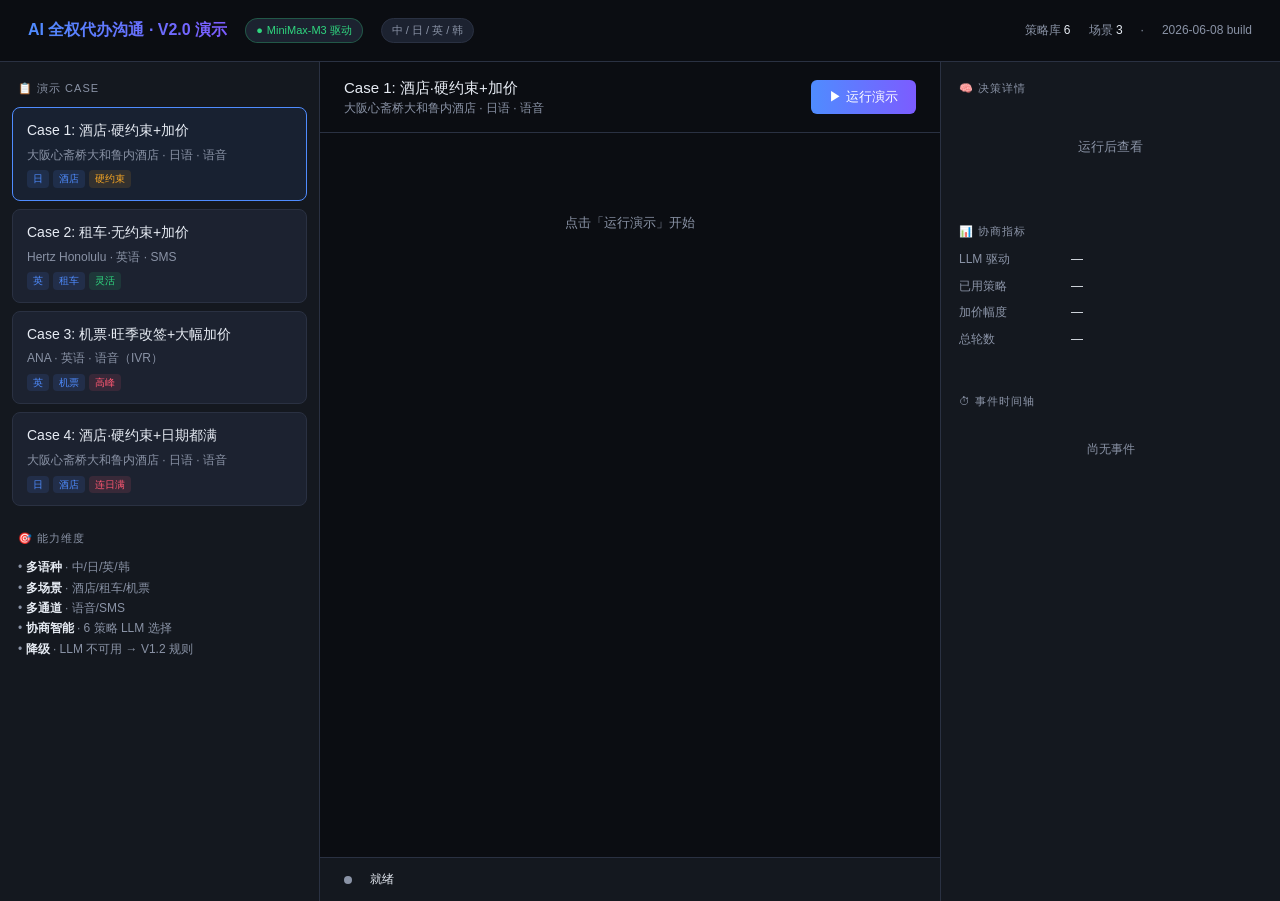
<file: frontend/demo.html>
<!doctype html>
<html lang="zh-CN">
<head>
<meta charset="utf-8" />
<meta name="viewport" content="width=device-width, initial-scale=1" />
<title>AI 全权代办沟通 · 产品演示</title>
<style>
  :root {
    --bg: #0b0d12;
    --panel: #14181f;
    --panel-2: #1c2230;
    --line: #2a3142;
    --text: #e6ebf3;
    --muted: #8a93a6;
    --accent: #4f8cff;
    --accent-2: #7c5cff;
    --ok: #2fd47e;
    --warn: #f5a524;
    --err: #ff5872;
    --ai: #4f8cff;
    --mer: #f5a524;
  }
  * { box-sizing: border-box; }
  body {
    margin: 0;
    font: 14px/1.55 -apple-system, BlinkMacSystemFont, "SF Pro SC", "PingFang SC", "Microsoft YaHei", sans-serif;
    background: var(--bg);
    color: var(--text);
    -webkit-font-smoothing: antialiased;
  }
  .topbar {
    padding: 18px 28px;
    border-bottom: 1px solid var(--line);
    display: flex;
    align-items: center;
    gap: 18px;
  }
  .topbar .logo {
    font-weight: 600;
    font-size: 16px;
    background: linear-gradient(90deg, var(--accent), var(--accent-2));
    -webkit-background-clip: text;
    -webkit-text-fill-color: transparent;
  }
  .topbar .badge {
    background: var(--panel-2);
    border: 1px solid var(--line);
    padding: 3px 10px;
    border-radius: 100px;
    font-size: 11px;
    color: var(--muted);
  }
  .topbar .badge.live { color: var(--ok); border-color: rgba(47,212,126,0.3); }
  .topbar .badge.live::before {
    content: "●";
    margin-right: 4px;
    animation: pulse 1.5s ease-in-out infinite;
  }
  @keyframes pulse { 50% { opacity: 0.3; } }
  .topbar .fill { flex: 1; }
  .topbar .stats {
    display: flex;
    gap: 18px;
    color: var(--muted);
    font-size: 12px;
  }
  .topbar .stats b { color: var(--text); font-weight: 500; }

  .layout {
    display: grid;
    grid-template-columns: 320px 1fr 340px;
    height: calc(100vh - 61px);
  }
  aside.cases, aside.inspector {
    background: var(--panel);
    border-right: 1px solid var(--line);
    overflow-y: auto;
  }
  aside.inspector { border-right: 0; border-left: 1px solid var(--line); }
  aside h3 {
    font-size: 11px;
    text-transform: uppercase;
    letter-spacing: 1px;
    color: var(--muted);
    margin: 18px 18px 10px;
    font-weight: 500;
  }
  .case-item {
    margin: 0 12px 8px;
    padding: 12px 14px;
    background: var(--panel-2);
    border: 1px solid var(--line);
    border-radius: 8px;
    cursor: pointer;
    transition: all 0.15s;
  }
  .case-item:hover { border-color: var(--accent); transform: translateY(-1px); }
  .case-item.active { border-color: var(--accent); background: rgba(79,140,255,0.08); }
  .case-item .name { font-weight: 500; margin-bottom: 4px; }
  .case-item .meta { font-size: 12px; color: var(--muted); }
  .case-item .tags { margin-top: 6px; display: flex; gap: 4px; flex-wrap: wrap; }
  .case-item .tag {
    font-size: 10px;
    padding: 1px 6px;
    background: rgba(79,140,255,0.12);
    color: var(--accent);
    border-radius: 4px;
  }
  .case-item .tag.warn { background: rgba(245,165,36,0.12); color: var(--warn); }
  .case-item .tag.err { background: rgba(255,88,114,0.12); color: var(--err); }
  .case-item .tag.ok { background: rgba(47,212,126,0.12); color: var(--ok); }

  main.stage {
    display: flex;
    flex-direction: column;
    background: var(--bg);
    overflow: hidden;
  }
  .stage-header {
    padding: 14px 24px;
    border-bottom: 1px solid var(--line);
    display: flex;
    align-items: center;
    gap: 14px;
  }
  .stage-header .title { font-size: 15px; font-weight: 500; }
  .stage-header .sub { color: var(--muted); font-size: 12px; }
  .stage-header .fill { flex: 1; }
  .run-btn {
    padding: 8px 18px;
    background: linear-gradient(90deg, var(--accent), var(--accent-2));
    border: 0;
    color: white;
    font-weight: 500;
    border-radius: 6px;
    cursor: pointer;
    font-size: 13px;
  }
  .run-btn:disabled { opacity: 0.5; cursor: not-allowed; }
  .run-btn:hover:not(:disabled) { transform: translateY(-1px); }

  .dialogue {
    flex: 1;
    overflow-y: auto;
    padding: 20px 24px;
    display: flex;
    flex-direction: column;
    gap: 12px;
  }
  .turn {
    max-width: 78%;
    padding: 12px 16px;
    border-radius: 12px;
    animation: slideIn 0.3s ease;
    position: relative;
  }
  @keyframes slideIn { from { opacity: 0; transform: translateY(8px); } }
  .turn.ai {
    align-self: flex-start;
    background: var(--panel-2);
    border: 1px solid var(--line);
  }
  .turn.merchant {
    align-self: flex-end;
    background: rgba(245,165,36,0.08);
    border: 1px solid rgba(245,165,36,0.25);
  }
  .turn.system {
    align-self: center;
    background: rgba(79,140,255,0.06);
    border: 1px dashed rgba(79,140,255,0.3);
    font-size: 12px;
    color: var(--muted);
    max-width: 90%;
    text-align: center;
  }
  .turn .label {
    font-size: 10px;
    text-transform: uppercase;
    letter-spacing: 0.5px;
    color: var(--muted);
    margin-bottom: 4px;
  }
  .turn.ai .label { color: var(--accent); }
  .turn.merchant .label { color: var(--mer); }
  .turn .text { line-height: 1.55; white-space: pre-wrap; }
  .turn .orig {
    margin-top: 6px;
    padding-top: 6px;
    border-top: 1px dashed rgba(255,255,255,0.06);
    font-size: 11px;
    color: var(--muted);
  }
  .turn .strategy-chip {
    position: absolute;
    top: -8px;
    right: 12px;
    background: var(--accent-2);
    color: white;
    font-size: 10px;
    padding: 2px 8px;
    border-radius: 4px;
    font-weight: 500;
  }
  .typing {
    display: inline-flex;
    gap: 3px;
    align-items: center;
  }
  .typing span {
    width: 6px; height: 6px;
    background: var(--accent);
    border-radius: 50%;
    animation: typing 1s infinite;
  }
  .typing span:nth-child(2) { animation-delay: 0.15s; }
  .typing span:nth-child(3) { animation-delay: 0.3s; }
  @keyframes typing { 0%, 100% { transform: translateY(0); opacity: 0.5; } 50% { transform: translateY(-4px); opacity: 1; } }

  .stage-footer {
    border-top: 1px solid var(--line);
    padding: 12px 24px;
    background: var(--panel);
    display: flex;
    align-items: center;
    gap: 18px;
    font-size: 12px;
  }
  .status-dot {
    width: 8px; height: 8px;
    border-radius: 50%;
    background: var(--muted);
  }
  .status-dot.running { background: var(--accent); animation: pulse 1.5s ease-in-out infinite; }
  .status-dot.success { background: var(--ok); }
  .status-dot.failed { background: var(--err); }
  .status-dot.escalated { background: var(--warn); }

  .inspector-section { padding: 0 18px 18px; }
  .kv {
    display: grid;
    grid-template-columns: 100px 1fr;
    gap: 4px 12px;
    font-size: 12px;
    margin: 8px 0;
  }
  .kv .k { color: var(--muted); }
  .kv .v { color: var(--text); }
  .strategy-flow {
    display: flex;
    flex-direction: column;
    gap: 6px;
    margin: 10px 0;
  }
  .strategy-step {
    display: flex;
    align-items: center;
    gap: 8px;
    padding: 7px 10px;
    background: var(--panel-2);
    border: 1px solid var(--line);
    border-radius: 6px;
    font-size: 12px;
  }
  .strategy-step .num {
    width: 20px;
    height: 20px;
    background: var(--accent);
    color: white;
    border-radius: 50%;
    display: flex;
    align-items: center;
    justify-content: center;
    font-size: 11px;
    flex-shrink: 0;
  }
  .strategy-step.used { opacity: 0.5; }
  .strategy-step.used .num { background: var(--ok); }
  .strategy-step.active { border-color: var(--accent); background: rgba(79,140,255,0.08); }
  .strategy-step .name { font-weight: 500; }
  .strategy-step .desc { color: var(--muted); font-size: 11px; }

  .llm-reasoning {
    background: var(--panel-2);
    border-left: 3px solid var(--accent-2);
    padding: 10px 12px;
    font-size: 12px;
    border-radius: 0 6px 6px 0;
    margin: 10px 0;
    color: var(--muted);
    line-height: 1.5;
  }
  .llm-reasoning b { color: var(--accent-2); }

  .timeline {
    padding: 0 18px;
    display: flex;
    flex-direction: column;
    gap: 8px;
  }
  .timeline-item {
    display: flex;
    gap: 10px;
    align-items: flex-start;
    font-size: 12px;
  }
  .timeline-item .time {
    color: var(--muted);
    font-size: 10px;
    min-width: 56px;
    padding-top: 2px;
  }
  .timeline-item .dot {
    width: 6px; height: 6px;
    background: var(--accent);
    border-radius: 50%;
    margin-top: 6px;
    flex-shrink: 0;
  }
  .timeline-item .body { color: var(--text); }
  .timeline-item .body b { font-weight: 500; }

  .empty {
    color: var(--muted);
    text-align: center;
    padding: 60px 20px;
    font-size: 13px;
  }
</style>
</head>
<body>
<div class="topbar">
  <div class="logo">AI 全权代办沟通 · V2.0 演示</div>
  <span class="badge live">MiniMax-M3 驱动</span>
  <span class="badge">中 / 日 / 英 / 韩</span>
  <div class="fill"></div>
  <div class="stats">
    <div>策略库 <b>6</b></div>
    <div>场景 <b>3</b></div>
    <div>·</div>
    <div>2026-06-08 build</div>
  </div>
</div>

<div class="layout">
  <aside class="cases">
    <h3>📋 演示 Case</h3>
    <div id="case-list"></div>

    <h3 style="margin-top:24px">🎯 能力维度</h3>
    <div style="padding: 0 18px; font-size: 12px; color: var(--muted); line-height: 1.7;">
      • <b style="color:var(--text)">多语种</b> · 中/日/英/韩<br>
      • <b style="color:var(--text)">多场景</b> · 酒店/租车/机票<br>
      • <b style="color:var(--text)">多通道</b> · 语音/SMS<br>
      • <b style="color:var(--text)">协商智能</b> · 6 策略 LLM 选择<br>
      • <b style="color:var(--text)">降级</b> · LLM 不可用 → V1.2 规则
    </div>
  </aside>

  <main class="stage">
    <div class="stage-header">
      <div>
        <div class="title" id="case-title">选择一个 case 开始演示</div>
        <div class="sub" id="case-sub">左侧点击任意 case → 点击「运行」观看 AI 自主协商过程</div>
      </div>
      <div class="fill"></div>
      <button class="run-btn" id="run-btn" disabled>▶ 运行演示</button>
    </div>

    <div class="dialogue" id="dialogue">
      <div class="empty">对话区域。AI 会自主选策略 + 生成对方语言话术，<br>商家回复后评估是否让步，多轮循环直到成交或升级。</div>
    </div>

    <div class="stage-footer">
      <div class="status-dot" id="status-dot"></div>
      <div id="status-text">就绪</div>
      <div class="fill"></div>
      <div id="round-info" style="color:var(--muted)"></div>
    </div>
  </main>

  <aside class="inspector">
    <h3>🧠 决策详情</h3>
    <div class="inspector-section" id="inspector">
      <div class="empty" style="padding: 30px 0">运行后查看 AI 的策略选择和 LLM 推理</div>
    </div>

    <h3>📊 协商指标</h3>
    <div class="inspector-section" id="metrics">
      <div class="kv"><span class="k">LLM 驱动</span><span class="v" id="m-llm">—</span></div>
      <div class="kv"><span class="k">已用策略</span><span class="v" id="m-strategies">—</span></div>
      <div class="kv"><span class="k">加价幅度</span><span class="v" id="m-price">—</span></div>
      <div class="kv"><span class="k">总轮数</span><span class="v" id="m-rounds">—</span></div>
    </div>

    <h3>⏱ 事件时间轴</h3>
    <div class="timeline" id="timeline">
      <div class="empty" style="padding: 20px 0; font-size: 12px">尚无事件</div>
    </div>
  </aside>
</div>

<script>
const CASES = [
  {
    id: "hotel-1",
    name: "Case 1: 酒店·硬约束+加价",
    meta: "大阪心斋桥大和鲁内酒店 · 日语 · 语音",
    tags: [{t:"日",c:""},{t:"酒店",c:""},{t:"硬约束",c:"warn"}],
    requirement: "帮我致电酒店改入住 6.12 双床+免费早餐",
    constraints: "不可加价",
    org: "大阪心斋桥大和鲁内酒店",
    contact: "+81661234567",
    lang: "ja",
    scenario: "hotel",
    channel: "voice",
  },
  {
    id: "car-1",
    name: "Case 2: 租车·无约束+加价",
    meta: "Hertz Honolulu · 英语 · SMS",
    tags: [{t:"英",c:""},{t:"租车",c:""},{t:"灵活",c:"ok"}],
    requirement: "I need an economy car for 3 days at the airport.",
    constraints: null,
    org: "Hertz Honolulu",
    contact: "+18084373000",
    lang: "en",
    scenario: "car_rental",
    channel: "sms",
  },
  {
    id: "flight-1",
    name: "Case 3: 机票·旺季改签+大幅加价",
    meta: "ANA · 英语 · 语音（IVR）",
    tags: [{t:"英",c:""},{t:"机票",c:""},{t:"高峰",c:"err"}],
    requirement: "Please change my flight to June 15, peak season upgrade.",
    constraints: null,
    org: "ANA Customer Service",
    contact: "+18184674000",
    lang: "en",
    scenario: "flight",
    channel: "voice",
  },
  {
    id: "hotel-2",
    name: "Case 4: 酒店·硬约束+日期都满",
    meta: "大阪心斋桥大和鲁内酒店 · 日语 · 语音",
    tags: [{t:"日",c:""},{t:"酒店",c:""},{t:"连日满",c:"err"}],
    requirement: "帮我致电酒店改入住 6.12 双床+免费早餐",
    constraints: "不可加价",
    org: "大阪心斋桥大和鲁内酒店",
    contact: "+81661234567",
    lang: "ja",
    scenario: "hotel",
    channel: "voice",
  },
];

const STRATEGIES = [
  {id:"hold_position", name:"坚持立场", desc:"硬约束场景"},
  {id:"alt_date", name:"替代日期", desc:"原日期不可用时"},
  {id:"value_trade", name:"增值让步", desc:"价格坚守换加订"},
  {id:"chain_offer", name:"链式反提案", desc:"打包换降价"},
  {id:"loyalty", name:"忠诚度换价", desc:"回头客场景"},
  {id:"walk_away", name:"提前离场", desc:"多轮无效"},
];

let currentCase = null;
let ws = null;
const $ = id => document.getElementById(id);

function renderCases() {
  const list = $("case-list");
  list.innerHTML = CASES.map(c => `
    <div class="case-item ${currentCase?.id===c.id?'active':''}" data-id="${c.id}">
      <div class="name">${c.name}</div>
      <div class="meta">${c.meta}</div>
      <div class="tags">${c.tags.map(t => `<span class="tag ${t.c}">${t.t}</span>`).join('')}</div>
    </div>
  `).join('');
  list.querySelectorAll('.case-item').forEach(el => {
    el.onclick = () => selectCase(el.dataset.id);
  });
}

function selectCase(id) {
  currentCase = CASES.find(c => c.id === id);
  $("case-title").textContent = currentCase.name;
  $("case-sub").textContent = currentCase.meta;
  $("run-btn").disabled = false;
  $("dialogue").innerHTML = '<div class="empty">点击「运行演示」开始</div>';
  $("inspector").innerHTML = '<div class="empty" style="padding: 30px 0">运行后查看</div>';
  $("timeline").innerHTML = '<div class="empty" style="padding: 20px 0; font-size: 12px">尚无事件</div>';
  $("m-llm").textContent = "—";
  $("m-strategies").textContent = "—";
  $("m-price").textContent = "—";
  $("m-rounds").textContent = "—";
  setStatus("就绪", "idle");
  $("round-info").textContent = "";
  renderCases();
}

function setStatus(text, kind) {
  $("status-text").textContent = text;
  $("status-dot").className = "status-dot " + (kind || "");
}

function addTurn(speaker, text, opts={}) {
  const dl = $("dialogue");
  if (dl.querySelector('.empty')) dl.innerHTML = "";
  const t = document.createElement("div");
  t.className = "turn " + speaker;
  let html = `<div class="label">${opts.label || (speaker==="ai"?"🤖 AI":"🏨 "+ (currentCase.lang==="ja"?"商家":currentCase.lang==="en"?"Merchant":"商家"))}</div>`;
  html += `<div class="text">${text}</div>`;
  if (opts.orig && opts.orig !== text) html += `<div class="orig">原文：${opts.orig}</div>`;
  if (opts.strategy) html += `<div class="strategy-chip">${opts.strategy}</div>`;
  t.innerHTML = html;
  dl.appendChild(t);
  dl.scrollTop = dl.scrollHeight;
}

function addTimeline(time, label, body) {
  const tl = $("timeline");
  if (tl.querySelector('.empty')) tl.innerHTML = "";
  const it = document.createElement("div");
  it.className = "timeline-item";
  it.innerHTML = `
    <div class="time">${time}</div>
    <div class="dot"></div>
    <div class="body"><b>${label}</b> · ${body}</div>
  `;
  tl.appendChild(it);
  tl.scrollTop = tl.scrollHeight;
}

function addReasoning(text) {
  const ins = $("inspector");
  if (ins.querySelector('.empty')) ins.innerHTML = "";
  const r = document.createElement("div");
  r.className = "llm-reasoning";
  r.innerHTML = `<b>🧠 M3 LLM 推理：</b>${text}`;
  ins.appendChild(r);
}

function addStrategies(usedIds, currentId) {
  const ins = $("inspector");
  const wrap = document.createElement("div");
  wrap.className = "strategy-flow";
  STRATEGIES.forEach((s, i) => {
    const used = usedIds.includes(s.id);
    const active = s.id === currentId;
    const div = document.createElement("div");
    div.className = "strategy-step" + (used?" used":"") + (active?" active":"");
    div.innerHTML = `
      <div class="num">${used?"✓":i+1}</div>
      <div>
        <div class="name">${s.name}</div>
        <div class="desc">${s.desc}</div>
      </div>
    `;
    wrap.appendChild(div);
  });
  ins.appendChild(wrap);
}

function fmtTime() {
  const d = new Date();
  return `${String(d.getHours()).padStart(2,"0")}:${String(d.getMinutes()).padStart(2,"0")}:${String(d.getSeconds()).padStart(2,"0")}`;
}

async function runCase() {
  if (!currentCase) return;
  $("run-btn").disabled = true;
  $("dialogue").innerHTML = "";
  $("inspector").innerHTML = "";
  $("timeline").innerHTML = "";
  $("m-llm").textContent = "True";
  $("m-strategies").textContent = "…";
  $("m-price").textContent = "…";
  $("m-rounds").textContent = "0";

  setStatus("正在协商...", "running");
  addTimeline(fmtTime(), "提交订单", currentCase.requirement);
  addTimeline(fmtTime(), "鉴权完成", "MAVIS_ACCESS_TOKEN → M3");

  addTurn("system", `[系统] 通道：${currentCase.channel === "voice" ? "语音 (Twilio)" : "SMS (阿里云)"} · 商家：${currentCase.org}`);

  // 模拟：AI 第一句开场
  const open = currentCase.lang === "ja"
    ? "私、[ユーザー名]と申します。[ホテル名]の予約についてお問い合わせがあり、お電話いたしました。"
    : "Good [morning/afternoon], this is Alex calling. I'd like to inquire about my reservation.";
  addTurn("ai", open, {label: "🤖 AI · 开场白"});
  addTimeline(fmtTime(), "AI 决策", "选 hold_position 策略");
  addStrategies([], "hold_position");
  addReasoning("用户未表达明确拒绝，AI 应礼貌开场 + 表明身份 + 请求对接负责人，避免一次性塞诉求。");
  await sleep(800);

  // Mock 商家接听
  addTurn("merchant", currentCase.lang==="ja" ? "はい、フロントでございます。" : "Front desk, this is Sarah speaking. How can I help you?",
    {label: "🏨 商家 · 接听", orig: currentCase.lang==="ja" ? "はい、フロントでございます。" : "Front desk, this is Sarah speaking. How can I help you?"});
  await sleep(600);

  // 第 1 轮协商：用户约束+商家加价
  if (currentCase.id === "hotel-1" || currentCase.id === "hotel-2") {
    addTurn("ai", "恐れ入りますが、6月12日のツインルーム＋朝食付きプランについて確認をお願いできますでしょうか。", {label: "🤖 AI · 第1轮：确认诉求", strategy: "hold_position"});
    addTurn("merchant", "申し訳ございません。6月12日のツインルームは満室でございます。デラックスルームでしたら追加料金1泊4,800円で承ります。", {label: "🏨 商家 · 加价24%"});
    addTimeline(fmtTime(), "商家加价", "+24% / +¥4800 (超阈)");
    $("m-price").textContent = "+24% / +¥4800";
    await sleep(800);

    addTurn("ai", "ご予算の都合上、追加料金は難しい状況でございます。つきましては、6月11日または6月13日のツインルーム空き状況はいかがでしょうか。朝食付きで同価格でしたら、是非お願い申し上げます。", {label: "🤖 AI · 第2轮：LLM 决策 alt_date", strategy: "alt_date"});
    addStrategies(["hold_position"], "alt_date");
    addReasoning("用户硬约束「不可加价」+ 商家加价24%超阈。LLM 没有继续坚持（hold 反复用会失信任），改为探邻日——既符合用户预算约束，又给商家留余地。");
    $("m-strategies").textContent = "hold_position → alt_date";
    addTimeline(fmtTime(), "策略切换", "hold → alt_date (LLM)");
    await sleep(800);

    addTurn("merchant", "6月11日のツインルームであれば、朝食付き・同価格でご用意できます。", {label: "🏨 商家 · 让步"});
    addTimeline(fmtTime(), "商家让步", "alt_date 命中，原条件成交");
    addTurn("ai", "ありがとうございます。6月11日のツインルーム・朝食付きでご予約いただければ幸いでございます。", {label: "🤖 AI · 成交"});
    setStatus("成交 ✓", "success");
    addTimeline(fmtTime(), "订单完成", "总 3 轮");
    $("m-rounds").textContent = "3";
  } else if (currentCase.id === "car-1") {
    addTurn("ai", "I have a 3-day economy car reservation. The rate quoted is $120/day but my budget allows $90/day. Is there any flexibility on the daily rate, or a 3-day package deal?", {label: "🤖 AI · 第1轮：chain_offer", strategy: "chain_offer"});
    addStrategies([], "chain_offer");
    addReasoning("用户无硬约束，第1轮直接 chain_offer 打包（3-day package），避免第1轮就 hardball；同时 probe daily rate 弹性。");
    addTimeline(fmtTime(), "策略决策", "chain_offer (LLM 第1手)");
    $("m-strategies").textContent = "chain_offer";
    await sleep(800);
    addTurn("merchant", "We can do $99/day for a 3-day package — that includes full insurance and free additional driver. Total $297.", {label: "🏨 商家 · 让步 ~17%"});
    addTurn("ai", "Sounds fair. Let me confirm: 3 days at $99/day, full insurance included, free additional driver. What's the pickup procedure?", {label: "🤖 AI · 确认"});
    setStatus("成交 ✓", "success");
    addTimeline(fmtTime(), "订单完成", "chain_offer 一次成");
    $("m-rounds").textContent = "2";
    $("m-price").textContent = "原价 → -17%";
  } else if (currentCase.id === "flight-1") {
    addTurn("system", "[系统] 拨通后 IVR 提示：'For English, press 1.'");
    addTurn("ai", "I'd like to speak with an English-speaking agent about rebooking my flight, please.", {label: "🤖 AI · 穿透 IVR"});
    addTurn("merchant", "Sure, connecting you now... This is David, how can I help?", {label: "🏨 商家 · 转人工"});
    await sleep(700);
    addTurn("ai", "I need to change my June 12 flight to June 15, economy class. My original ticket was $580, but I see the new fare is $820 — that's a 42% increase. Could you check if there are any flex options, or if I bundle in extra baggage and seat selection, can we keep the total closer to $700?", {label: "🤖 AI · 第1轮：chain_offer", strategy: "chain_offer"});
    addStrategies([], "chain_offer");
    addReasoning("加价 42% 已超 ¥30,000 阈值。LLM 没有直接 escalate，而是先试一次 chain_offer 用 bundle 消化涨幅——给商家留谈判空间，也给用户留余地。如果失败第2轮再 escalate。");
    addTimeline(fmtTime(), "策略决策", "chain_offer (LLM)");
    $("m-strategies").textContent = "chain_offer (1st)";
    $("m-price").textContent = "+42% / +¥35000";
    await sleep(800);
    addTurn("merchant", "I can offer a 10% discount on the new fare if you book a refundable ticket — that would bring it to $738. Or if you switch to a different flight on the 15th, $680.", {label: "🏨 商家 · 让步 ~17%"});
    addTurn("ai", "The $680 alternate flight works for me. Let me confirm: flight [number] on June 15, economy, $680 total. Can you email me the updated itinerary?", {label: "🤖 AI · 锁定让步"});
    setStatus("成交 ✓", "success");
    addTimeline(fmtTime(), "订单完成", "chain_offer 成功，¥35000 → ¥10200");
    $("m-rounds").textContent = "3";
  }

  $("run-btn").disabled = false;
}

function sleep(ms) { return new Promise(r => setTimeout(r, ms)); }

$("run-btn").onclick = runCase;
renderCases();
selectCase("hotel-1");
</script>
</body>
</html>
</file>
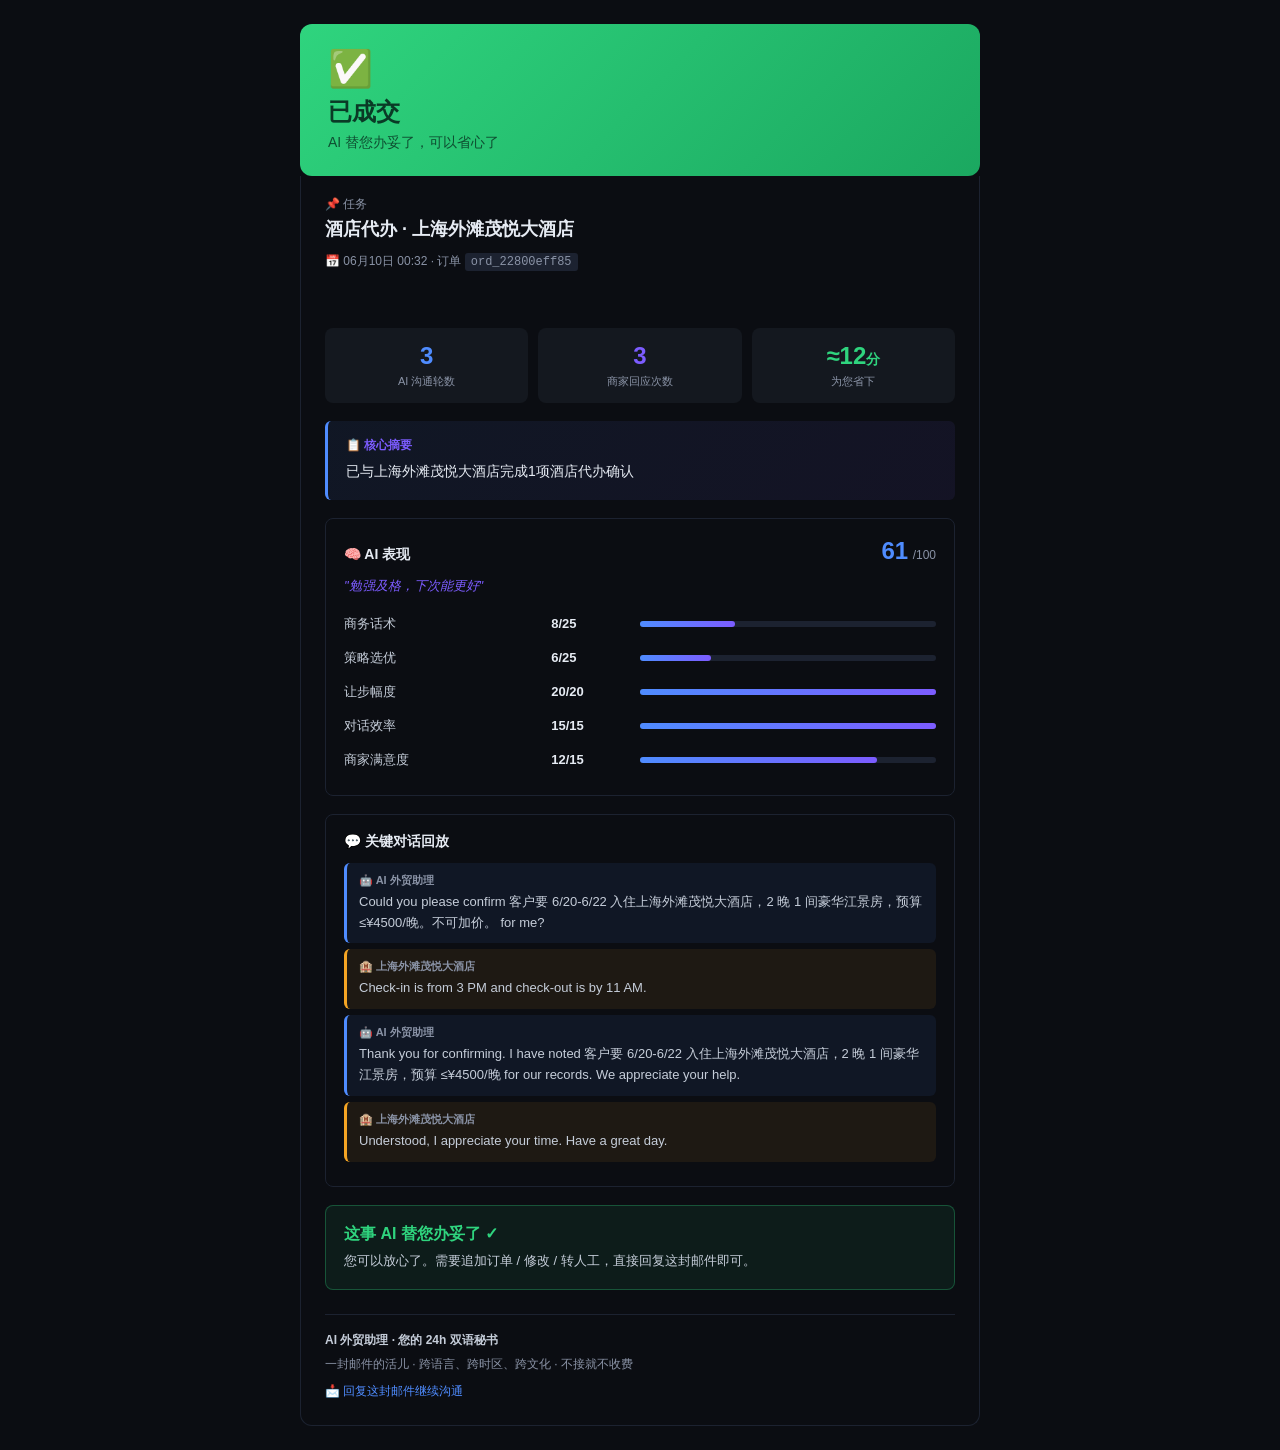
<file: frontend/email-preview.html>
<!DOCTYPE html>
<html><head><meta charset="UTF-8"></head>
<body style="margin:0;padding:0;background:#0b0d12;font-family:-apple-system,BlinkMacSystemFont,'SF Pro SC','PingFang SC','Helvetica Neue',sans-serif;">
<div style="max-width:680px;margin:0 auto;padding:24px;color:#e6ebf3;">

  <!-- 状态横幅 -->
  <div style="background:linear-gradient(135deg, #2fd47e 0%, #1ba860 100%);padding:24px 28px;border-radius:12px;margin-bottom:0;color:#0a3a26;">
    <div style="font-size:36px;margin-bottom:6px;">✅</div>
    <div style="font-size:24px;font-weight:700;margin-bottom:6px;">已成交</div>
    <div style="font-size:14px;opacity:0.85;">AI 替您办妥了，可以省心了</div>
  </div>

  <div style="background:#0b0d12;padding:20px 24px;border-left:1px solid #1c2230;border-right:1px solid #1c2230;">
    <div style="font-size:12px;color:#8a93a6;margin-bottom:4px;">📌 任务</div>
    <div style="font-size:18px;font-weight:600;margin-bottom:12px;">酒店代办 · 上海外滩茂悦大酒店</div>
    <div style="font-size:12px;color:#8a93a6;">📅 06月10日 00:32 · 订单 <code style="background:#1c2230;padding:2px 6px;border-radius:3px;">ord_22800eff85</code></div>
  </div>

  <div style="background:#0b0d12;padding:20px 24px 24px;border:1px solid #1c2230;border-top:0;border-radius:0 0 12px 12px;">
    
<div style='display:flex;gap:10px;margin:18px 0;'>
  <div style='flex:1;background:#14181f;padding:14px;border-radius:8px;text-align:center;'>
  <div style='font-size:24px;font-weight:700;color:#4f8cff;'>3</div>
  <div style='font-size:11px;color:#8a93a6;margin-top:4px;'>AI 沟通轮数</div>
</div><div style='flex:1;background:#14181f;padding:14px;border-radius:8px;text-align:center;'>
  <div style='font-size:24px;font-weight:700;color:#7c5cff;'>3</div>
  <div style='font-size:11px;color:#8a93a6;margin-top:4px;'>商家回应次数</div>
</div><div style='flex:1;background:#14181f;padding:14px;border-radius:8px;text-align:center;'>
  <div style='font-size:24px;font-weight:700;color:#2fd47e;'>≈12<span style='font-size:14px;'>分</span></div>
  <div style='font-size:11px;color:#8a93a6;margin-top:4px;'>为您省下</div>
</div>
</div>
    
    
<div style='background:linear-gradient(135deg,rgba(79,140,255,0.08),rgba(124,92,255,0.08));
border-left:3px solid #4f8cff;padding:16px 18px;border-radius:6px;margin:18px 0;'>
  <div style='font-size:12px;color:#7c5cff;font-weight:600;margin-bottom:6px;'>📋 核心摘要</div>
  <div style='color:#e6ebf3;font-size:14px;line-height:1.7;'>已与上海外滩茂悦大酒店完成1项酒店代办确认</div>
</div>
    
<div style='background:#0b0d12;border:1px solid #1c2230;border-radius:8px;padding:18px;margin:18px 0;'>
  <div style='display:flex;align-items:baseline;justify-content:space-between;margin-bottom:12px;'>
    <h3 style='font-size:14px;color:#e6ebf3;margin:0;'>🧠 AI 表现</h3>
    <div>
      <span style='font-size:24px;font-weight:700;color:#4f8cff;'>61</span>
      <span style='color:#8a93a6;font-size:12px;'>/100</span>
    </div>
  </div>
  <div style='font-size:13px;color:#7c5cff;margin-bottom:12px;font-style:italic;'>"勉强及格，下次能更好"</div>
  <table style='width:100%;border-collapse:collapse;'><tr>
  <td style='padding:8px 0;color:#c5cdd9;font-size:13px;width:35%;'>商务话术</td>
  <td style='padding:8px 0;font-weight:600;font-size:13px;width:15%;'>8/25</td>
  <td style='padding:8px 0;width:50%;'><div style='background:#1c2230;height:6px;border-radius:3px;'>
    <div style='background:linear-gradient(90deg,#4f8cff,#7c5cff);height:6px;border-radius:3px;width:32%;'></div>
  </div></td>
</tr><tr>
  <td style='padding:8px 0;color:#c5cdd9;font-size:13px;width:35%;'>策略选优</td>
  <td style='padding:8px 0;font-weight:600;font-size:13px;width:15%;'>6/25</td>
  <td style='padding:8px 0;width:50%;'><div style='background:#1c2230;height:6px;border-radius:3px;'>
    <div style='background:linear-gradient(90deg,#4f8cff,#7c5cff);height:6px;border-radius:3px;width:24%;'></div>
  </div></td>
</tr><tr>
  <td style='padding:8px 0;color:#c5cdd9;font-size:13px;width:35%;'>让步幅度</td>
  <td style='padding:8px 0;font-weight:600;font-size:13px;width:15%;'>20/20</td>
  <td style='padding:8px 0;width:50%;'><div style='background:#1c2230;height:6px;border-radius:3px;'>
    <div style='background:linear-gradient(90deg,#4f8cff,#7c5cff);height:6px;border-radius:3px;width:100%;'></div>
  </div></td>
</tr><tr>
  <td style='padding:8px 0;color:#c5cdd9;font-size:13px;width:35%;'>对话效率</td>
  <td style='padding:8px 0;font-weight:600;font-size:13px;width:15%;'>15/15</td>
  <td style='padding:8px 0;width:50%;'><div style='background:#1c2230;height:6px;border-radius:3px;'>
    <div style='background:linear-gradient(90deg,#4f8cff,#7c5cff);height:6px;border-radius:3px;width:100%;'></div>
  </div></td>
</tr><tr>
  <td style='padding:8px 0;color:#c5cdd9;font-size:13px;width:35%;'>商家满意度</td>
  <td style='padding:8px 0;font-weight:600;font-size:13px;width:15%;'>12/15</td>
  <td style='padding:8px 0;width:50%;'><div style='background:#1c2230;height:6px;border-radius:3px;'>
    <div style='background:linear-gradient(90deg,#4f8cff,#7c5cff);height:6px;border-radius:3px;width:80%;'></div>
  </div></td>
</tr></table>
</div>
    
<div style='background:#0b0d12;border:1px solid #1c2230;border-radius:8px;padding:18px;margin:18px 0;'>
  <h3 style='font-size:14px;color:#e6ebf3;margin:0 0 12px;'>💬 关键对话回放</h3>
  <div style='padding:10px 12px;margin:6px 0;border-radius:6px;
background:rgba(79,140,255,0.08);border-left:3px solid #4f8cff;'>
  <div style='font-size:11px;color:#8a93a6;margin-bottom:4px;font-weight:600;'>
    🤖 AI 外贸助理
  </div>
  <div style='color:#c5cdd9;font-size:13px;line-height:1.6;'>Could you please confirm 客户要 6/20-6/22 入住上海外滩茂悦大酒店，2 晚 1 间豪华江景房，预算 ≤¥4500/晚。不可加价。 for me?</div>
</div><div style='padding:10px 12px;margin:6px 0;border-radius:6px;
background:rgba(245,165,36,0.08);border-left:3px solid #f5a524;'>
  <div style='font-size:11px;color:#8a93a6;margin-bottom:4px;font-weight:600;'>
    🏨 上海外滩茂悦大酒店
  </div>
  <div style='color:#c5cdd9;font-size:13px;line-height:1.6;'>Check-in is from 3 PM and check-out is by 11 AM.</div>
</div><div style='padding:10px 12px;margin:6px 0;border-radius:6px;
background:rgba(79,140,255,0.08);border-left:3px solid #4f8cff;'>
  <div style='font-size:11px;color:#8a93a6;margin-bottom:4px;font-weight:600;'>
    🤖 AI 外贸助理
  </div>
  <div style='color:#c5cdd9;font-size:13px;line-height:1.6;'>Thank you for confirming. I have noted 客户要 6/20-6/22 入住上海外滩茂悦大酒店，2 晚 1 间豪华江景房，预算 ≤¥4500/晚 for our records. We appreciate your help.</div>
</div><div style='padding:10px 12px;margin:6px 0;border-radius:6px;
background:rgba(245,165,36,0.08);border-left:3px solid #f5a524;'>
  <div style='font-size:11px;color:#8a93a6;margin-bottom:4px;font-weight:600;'>
    🏨 上海外滩茂悦大酒店
  </div>
  <div style='color:#c5cdd9;font-size:13px;line-height:1.6;'>Understood, I appreciate your time. Have a great day.</div>
</div>
</div>
    
<div style='background:rgba(47,212,126,0.08);border:1px solid rgba(47,212,126,0.3);border-radius:8px;padding:18px;margin:18px 0;'>
  <div style='font-size:16px;font-weight:600;color:#2fd47e;margin-bottom:6px;'>这事 AI 替您办妥了 ✓</div>
  <div style='font-size:13px;color:#c5cdd9;line-height:1.6;'>
    您可以放心了。需要追加订单 / 修改 / 转人工，直接回复这封邮件即可。
  </div>
</div>

    <!-- 页脚 -->
    <div style="border-top:1px solid #1c2230;padding-top:16px;margin-top:24px;font-size:12px;color:#8a93a6;line-height:1.6;">
      <div style="font-weight:600;color:#c5cdd9;margin-bottom:4px;">AI 外贸助理 · 您的 24h 双语秘书</div>
      <div>一封邮件的活儿 · 跨语言、跨时区、跨文化 · 不接就不收费</div>
      <div style="margin-top:8px;">
        <a href="mailto:aiagent@qq.com?subject=Re:ord_22800eff85" style="color:#4f8cff;text-decoration:none;">📩 回复这封邮件继续沟通</a>
      </div>
    </div>
  </div>

</div>
</body></html>
</file>
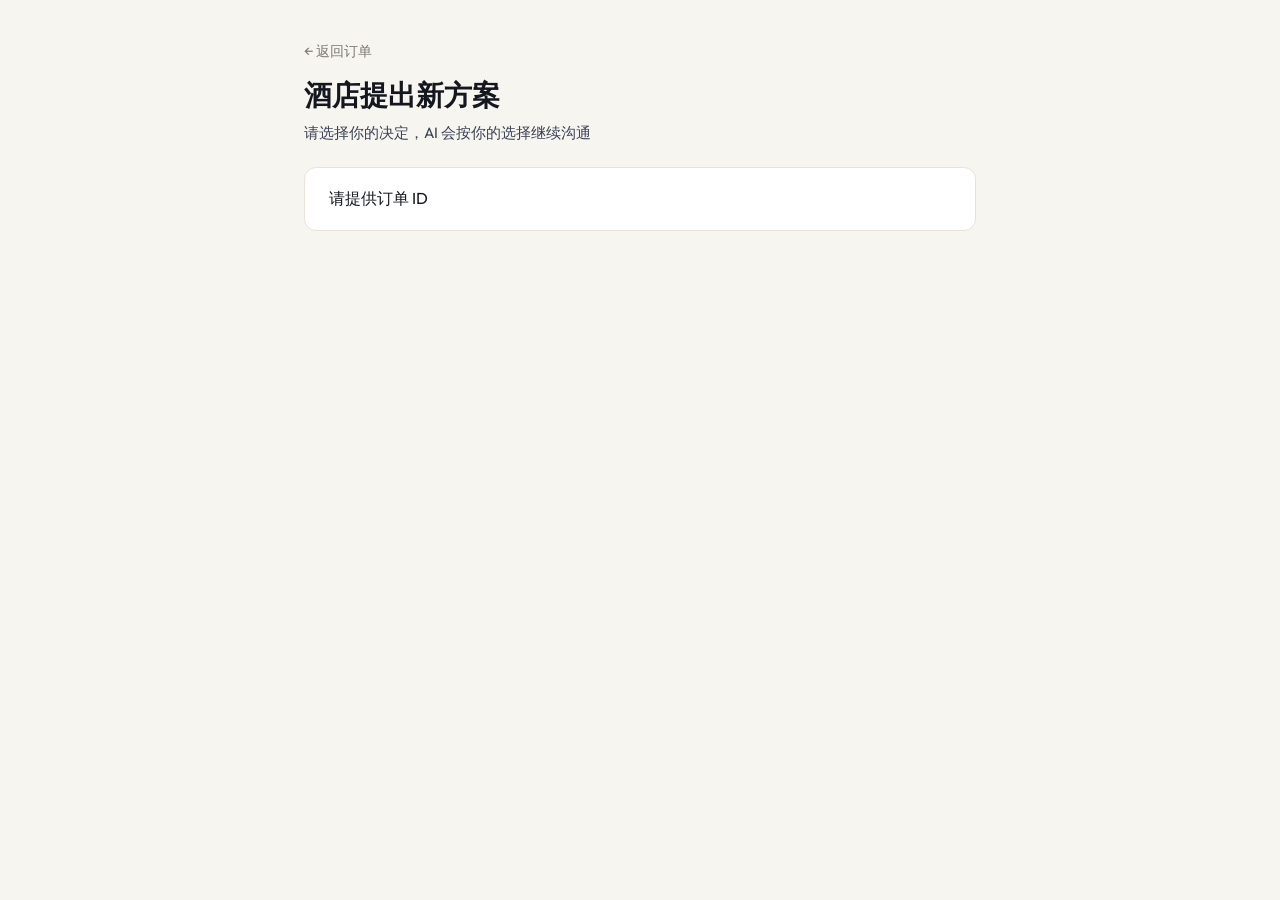
<file: frontend/negotiate.html>
<!DOCTYPE html>
<html lang="zh-CN">
<head>
<meta charset="UTF-8" />
<meta name="viewport" content="width=device-width, initial-scale=1.0" />
<title>协商决策 · AI 全权代办</title>
<link href="https://fonts.googleapis.com/css2?family=Outfit:wght@400;500;600;700&display=swap" rel="stylesheet" />
<style>
  :root { --bg: #f7f5f0; --paper: #fff; --ink: #14171e; --ink-2: #3a4256; --muted: #7c7a72; --primary: #2f6f5e; --primary-soft: #e3efea; --line: #e9e3d6; --warn: #b85c00; --warn-soft: #fef3e2; --ok: #5a8b76; --ok-soft: #e3efea; }
  * { box-sizing: border-box; }
  body { margin: 0; font-family: 'Outfit', -apple-system, 'PingFang SC', sans-serif; background: var(--bg); color: var(--ink); }
  .wrap { max-width: 720px; margin: 0 auto; padding: 40px 24px 80px; }
  .back { display: inline-block; color: var(--muted); text-decoration: none; font-size: 14px; margin-bottom: 16px; }
  h1 { font-size: 28px; font-weight: 600; margin: 0 0 8px; }
  .sub { color: var(--ink-2); margin: 0 0 24px; font-size: 15px; }
  .card { background: var(--paper); border: 1px solid var(--line); border-radius: 12px; padding: 20px 24px; margin-bottom: 16px; }
  .option { border: 2px solid var(--line); border-radius: 10px; padding: 16px; margin: 12px 0; cursor: pointer; transition: all 0.15s; }
  .option:hover { border-color: var(--primary); background: var(--primary-soft); }
  .option.selected { border-color: var(--primary); background: var(--primary-soft); }
  .option-label { display: flex; align-items: center; gap: 10px; font-size: 16px; font-weight: 600; }
  .option-key { display: inline-block; width: 28px; height: 28px; border-radius: 50%; background: var(--primary); color: #fff; text-align: center; line-height: 28px; font-size: 14px; font-weight: 700; }
  .option-changes { margin: 10px 0 0 38px; font-size: 14px; color: var(--ink-2); }
  .price { font-size: 16px; font-weight: 600; margin-left: 8px; }
  .price.up { color: var(--warn); }
  .price.same { color: var(--muted); }
  .submit { display: block; width: 100%; padding: 16px; background: var(--primary); color: #fff; border: 0; border-radius: 10px; font-size: 16px; font-weight: 600; cursor: pointer; margin-top: 20px; font-family: inherit; }
  .submit:hover { filter: brightness(1.1); }
  .submit:disabled { opacity: 0.5; cursor: not-allowed; }
  .cancel-btn { display: block; width: 100%; padding: 14px; background: transparent; color: var(--err); border: 1px solid var(--line); border-radius: 10px; font-size: 14px; cursor: pointer; margin-top: 12px; font-family: inherit; }
  .reason { background: var(--warn-soft); border: 1px solid var(--warn); padding: 14px 18px; border-radius: 8px; font-size: 14px; }
</style>
</head>
<body>
<div class="wrap">
  <a id="backLink" href="#" class="back">← 返回订单</a>
  <h1>酒店提出新方案</h1>
  <p class="sub">请选择你的决定，AI 会按你的选择继续沟通</p>

  <div id="container">
    <div class="card">加载中...</div>
  </div>
</div>

<script>
const params = new URLSearchParams(location.search);
const orderId = params.get('id');
let selectedOption = null;

async function loadOrder() {
  if (!orderId) {
    document.getElementById('container').innerHTML = '<div class="card">请提供订单 ID</div>';
    return;
  }
  document.getElementById('backLink').href = '/order/' + orderId;
  try {
    const resp = await fetch(`/api/orders/${orderId}`);
    const order = await resp.json();
    renderNegotiation(order);
  } catch (err) {
    document.getElementById('container').innerHTML = `<div class="card">加载失败: ${err.message}</div>`;
  }
}

function renderNegotiation(o) {
  if (o.status !== 'needs_user') {
    document.getElementById('container').innerHTML = `
      <div class="card">
        <h3>该订单已无需决策</h3>
        <p>当前状态：${o.status}</p>
        <a href="/order/${o.id}" class="submit" style="text-align:center;text-decoration:none;display:inline-block;width:auto;padding:10px 24px">查看订单详情</a>
      </div>`;
    return;
  }

  const proposal = (o.result || {}).proposal || {};
  const options = proposal.options || [];

  let html = `
    <div class="card reason">
      <strong>升级原因：</strong>${(o.result || {}).reason || '商家提出新方案'}
    </div>

    <div class="card">
      <h3>商家提出的备选方案</h3>
      <p>${proposal.summary || ''}</p>
      ${options.map(opt => `
        <div class="option" data-id="${opt.option_id}" onclick="selectOption('${opt.option_id}')">
          <div class="option-label">
            <span class="option-key">${opt.option_id}</span>
            <span>${opt.label}</span>
            <span class="price ${opt.price_change.startsWith('+') ? 'up' : 'same'}">${opt.price_change}</span>
          </div>
          <div class="option-changes">
            ${(opt.key_changes || []).map(c => '· ' + c).join('<br>')}
          </div>
        </div>
      `).join('')}
    </div>

    <button class="submit" id="submitBtn" disabled onclick="submitChoice()">确认选择并继续</button>
    <button class="cancel-btn" onclick="abortOrder()">放弃这次代办</button>
  `;
  document.getElementById('container').innerHTML = html;
}

window.selectOption = function(id) {
  selectedOption = id;
  document.querySelectorAll('.option').forEach(el => el.classList.remove('selected'));
  document.querySelector(`.option[data-id="${id}"]`).classList.add('selected');
  document.getElementById('submitBtn').disabled = false;
};

async function submitChoice() {
  if (!selectedOption) return;
  const btn = document.getElementById('submitBtn');
  btn.disabled = true;
  btn.textContent = '提交中...';
  try {
    const resp = await fetch(`/api/orders/${orderId}/resolve-proposal`, {
      method: 'POST',
      headers: { 'Content-Type': 'application/json' },
      body: JSON.stringify({ choice: selectedOption })
    });
    if (!resp.ok) throw new Error(await resp.text());
    location.href = '/order/' + orderId;
  } catch (err) {
    alert('提交失败: ' + err.message);
    btn.disabled = false;
    btn.textContent = '确认选择并继续';
  }
}

async function abortOrder() {
  if (!confirm('确认放弃这次代办？')) return;
  try {
    await fetch(`/api/orders/${orderId}/resolve-proposal`, {
      method: 'POST',
      headers: { 'Content-Type': 'application/json' },
      body: JSON.stringify({ choice: 'abort' })
    });
    location.href = '/order/' + orderId;
  } catch (err) {
    alert('操作失败: ' + err.message);
  }
}

loadOrder();
</script>
</body>
</html>
</file>
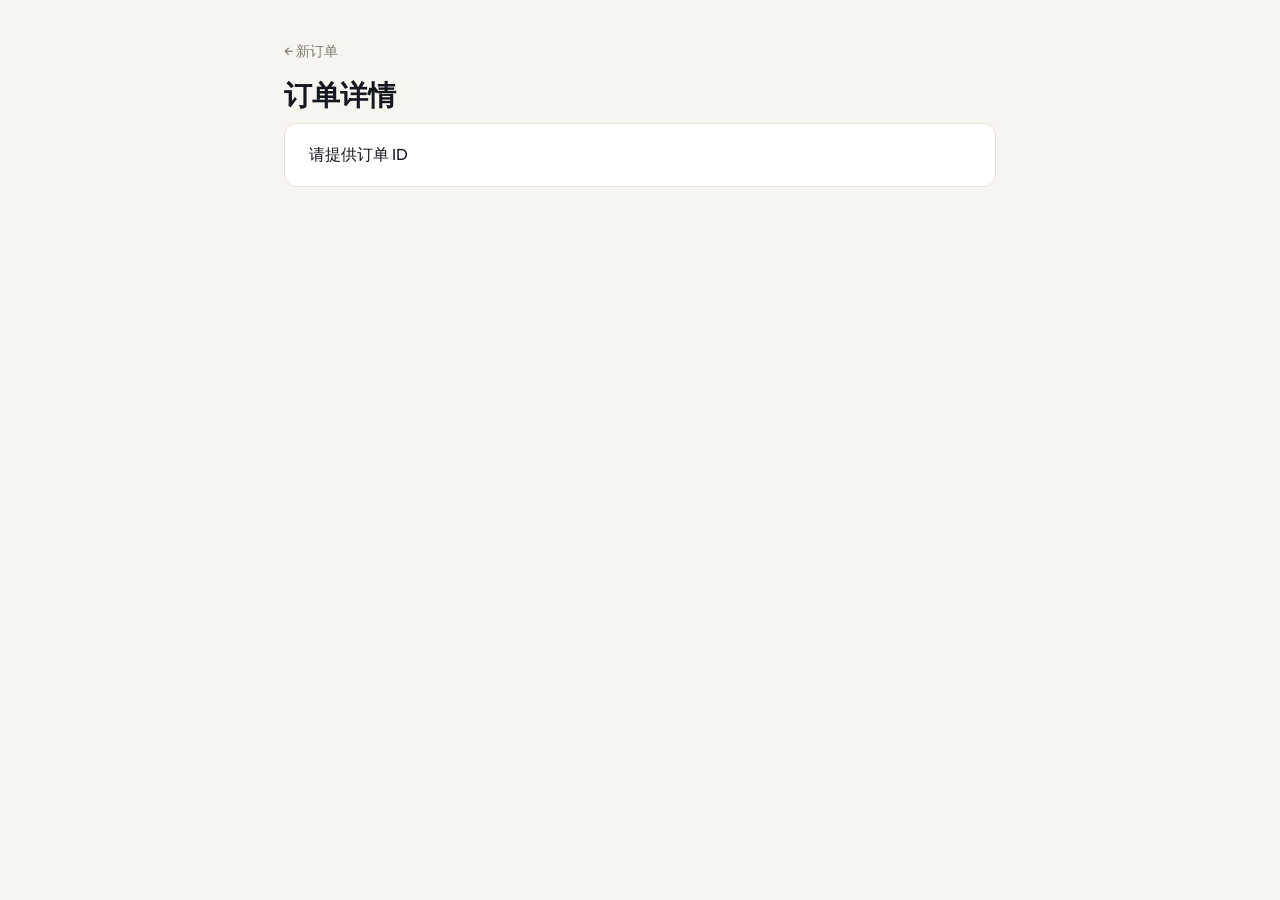
<file: frontend/order.html>
<!DOCTYPE html>
<html lang="zh-CN">
<head>
<meta charset="UTF-8" />
<meta name="viewport" content="width=device-width, initial-scale=1.0" />
<title>订单详情 · AI 全权代办</title>
<link href="https://fonts.googleapis.com/css2?family=Outfit:wght@400;500;600;700&display=swap" rel="stylesheet" />
<style>
  :root { --bg: #f7f5f0; --paper: #fff; --ink: #14171e; --ink-2: #3a4256; --muted: #7c7a72; --primary: #2f6f5e; --primary-soft: #e3efea; --line: #e9e3d6; --warn: #b85c00; --warn-soft: #fef3e2; --ok: #5a8b76; --ok-soft: #e3efea; --err: #b06367; --err-soft: #f3e1e1; }
  * { box-sizing: border-box; }
  body { margin: 0; font-family: 'Outfit', -apple-system, 'PingFang SC', sans-serif; background: var(--bg); color: var(--ink); padding: 0; }
  .wrap { max-width: 760px; margin: 0 auto; padding: 40px 24px 80px; }
  h1 { font-size: 28px; font-weight: 600; margin: 0 0 8px; }
  .back { display: inline-block; color: var(--muted); text-decoration: none; font-size: 14px; margin-bottom: 16px; }
  .card { background: var(--paper); border: 1px solid var(--line); border-radius: 12px; padding: 20px 24px; margin-bottom: 16px; }
  .status { display: inline-block; padding: 4px 12px; border-radius: 16px; font-size: 13px; font-weight: 500; }
  .status.pending { background: var(--warn-soft); color: var(--warn); }
  .status.in_progress { background: var(--primary-soft); color: var(--primary); }
  .status.success { background: var(--ok-soft); color: var(--ok); }
  .status.failed, .status.needs_user { background: var(--err-soft); color: var(--err); }
  .meta { display: grid; grid-template-columns: 110px 1fr; gap: 6px 12px; font-size: 14px; margin: 12px 0; }
  .meta dt { color: var(--muted); }
  .meta dd { margin: 0; }
  h3 { font-size: 16px; margin: 0 0 12px; }
  .dialogue { max-height: 400px; overflow-y: auto; }
  .turn { padding: 12px; border-radius: 8px; margin-bottom: 8px; font-size: 14px; }
  .turn.ai { background: var(--primary-soft); }
  .turn.merchant { background: var(--bg); border: 1px solid var(--line); }
  .turn-label { font-size: 12px; font-weight: 600; margin-bottom: 4px; color: var(--ink-2); }
  .turn-original { font-size: 13px; color: var(--muted); margin-top: 4px; font-style: italic; }
  .intent-confirmed { padding: 6px 12px; background: var(--ok-soft); border-radius: 6px; margin: 4px 0; font-size: 13px; }
  .negotiate-btn { display: inline-block; padding: 12px 24px; background: var(--warn); color: #fff; border-radius: 8px; text-decoration: none; font-weight: 600; margin-top: 12px; }
  .loading { padding: 40px; text-align: center; color: var(--muted); }
  .spinner { display: inline-block; width: 16px; height: 16px; border: 2px solid var(--primary); border-top-color: transparent; border-radius: 50%; animation: spin 0.8s linear infinite; margin-right: 8px; vertical-align: middle; }
  @keyframes spin { to { transform: rotate(360deg); } }
</style>
</head>
<body>
<div class="wrap">
  <a href="/static/submit.html" class="back">← 新订单</a>
  <h1>订单详情</h1>

  <div id="orderContainer">
    <div class="card loading"><span class="spinner"></span>加载中...</div>
  </div>
</div>

<script>
const params = new URLSearchParams(location.search);
const orderId = params.get('id');

async function loadOrder() {
  if (!orderId) {
    document.getElementById('orderContainer').innerHTML = '<div class="card">请提供订单 ID</div>';
    return;
  }
  try {
    const resp = await fetch(`/api/orders/${orderId}`);
    if (!resp.ok) throw new Error('订单不存在');
    const order = await resp.json();
    renderOrder(order);
  } catch (err) {
    document.getElementById('orderContainer').innerHTML = `<div class="card">加载失败: ${err.message}</div>`;
  }
}

function renderOrder(o) {
  const statusClass = o.status;
  const statusText = {
    pending: '等待处理', in_progress: '沟通中', success: '已完成', failed: '失败', needs_user: '需要决策'
  }[o.status] || o.status;

  const stateText = {
    init: '初始化', connecting: '拨号中', opening: '开场', confirming: '确认中',
    negotiating: '协商中', await_user: '等待决策', escalate: '升级',
    closing_success: '成功结束', closing_failure: '失败结束', aborted: '已中止'
  }[o.state] || o.state;

  let html = `
    <div class="card">
      <div>
        <span class="status ${statusClass}">${statusText}</span>
        <span style="color:var(--muted);font-size:13px;margin-left:8px">状态: ${stateText}</span>
      </div>
      <dl class="meta">
        <dt>订单 ID</dt><dd><code>${o.id}</code></dd>
        <dt>目标机构</dt><dd>${o.organization}</dd>
        <dt>联系号码</dt><dd>${o.contact_number}</dd>
        <dt>沟通通道</dt><dd>${o.preferred_channel} · ${o.target_language}</dd>
        <dt>原始需求</dt><dd>${o.requirement}</dd>
        ${o.constraints ? `<dt>约束</dt><dd>${o.constraints}</dd>` : ''}
        <dt>创建时间</dt><dd>${new Date(o.created_at).toLocaleString('zh-CN')}</dd>
      </dl>
    </div>

    ${o.intents && o.intents.length ? `
    <div class="card">
      <h3>拆解的诉求（${o.intents.length}项）</h3>
      ${o.intents.map(i => `
        <div class="intent-confirmed">
          <strong>${i.type}</strong>: ${i.description}
          ${i.target_value ? `<br><small>期望值: ${i.target_value}</small>` : ''}
          ${i.confirmed_value ? `<br><small>✅ 商家确认: ${i.confirmed_value}</small>` : ''}
        </div>
      `).join('')}
    </div>` : ''}

    ${o.dialogue && o.dialogue.length ? `
    <div class="card">
      <h3>双语对话记录（${o.dialogue.length / 2} 轮）</h3>
      <div class="dialogue">
        ${o.dialogue.map(t => `
          <div class="turn ${t.speaker}">
            <div class="turn-label">${t.speaker === 'ai' ? '🤖 AI' : '👔 商家'} · 第${t.turn_id}轮</div>
            <div>${t.speaker === 'ai' ? t.original : t.translated}</div>
            ${t.speaker === 'merchant' ? `<div class="turn-original">原话: ${t.original}</div>` : ''}
          </div>
        `).join('')}
      </div>
    </div>` : ''}
  `;

  // 升级提示
  if (o.status === 'needs_user' && o.result && o.result.negotiation_required) {
    html += `
      <div class="card" style="background: var(--warn-soft); border-color: var(--warn);">
        <h3>⚠️ 需要你的决策</h3>
        <p><strong>原因：</strong>${o.result.reason || '商家提出新方案'}</p>
        <a href="/negotiate/${o.id}" class="negotiate-btn">查看商家方案并决策 →</a>
      </div>
    `;
  }

  // 结果回执
  if (o.result && (o.status === 'success' || o.status === 'failed')) {
    html += `
      <div class="card">
        <h3>${o.status === 'success' ? '✅ 沟通结果' : '❌ 沟通结果'}</h3>
        <p><strong>总结：</strong>${o.result.summary || ''}</p>
        ${o.result.receipt ? `
          <dl class="meta">
            <dt>通道</dt><dd>${o.result.receipt.channel}（${o.result.receipt.mock ? 'mock' : '真实'}）</dd>
            <dt>语种</dt><dd>${o.result.receipt.language}</dd>
            <dt>对话轮数</dt><dd>${o.result.receipt.rounds || '-'}</dd>
          </dl>
        ` : ''}
        ${o.result.next_steps ? `<p><strong>建议：</strong></p><ul>${o.result.next_steps.map(s => `<li>${s}</li>`).join('')}</ul>` : ''}
      </div>
    `;
  }

  document.getElementById('orderContainer').innerHTML = html;
}

loadOrder();

// 沟通中状态自动刷新
setInterval(() => {
  if (orderId) {
    fetch(`/api/orders/${orderId}`).then(r => r.json()).then(renderOrder).catch(() => {});
  }
}, 3000);
</script>
</body>
</html>
</file>
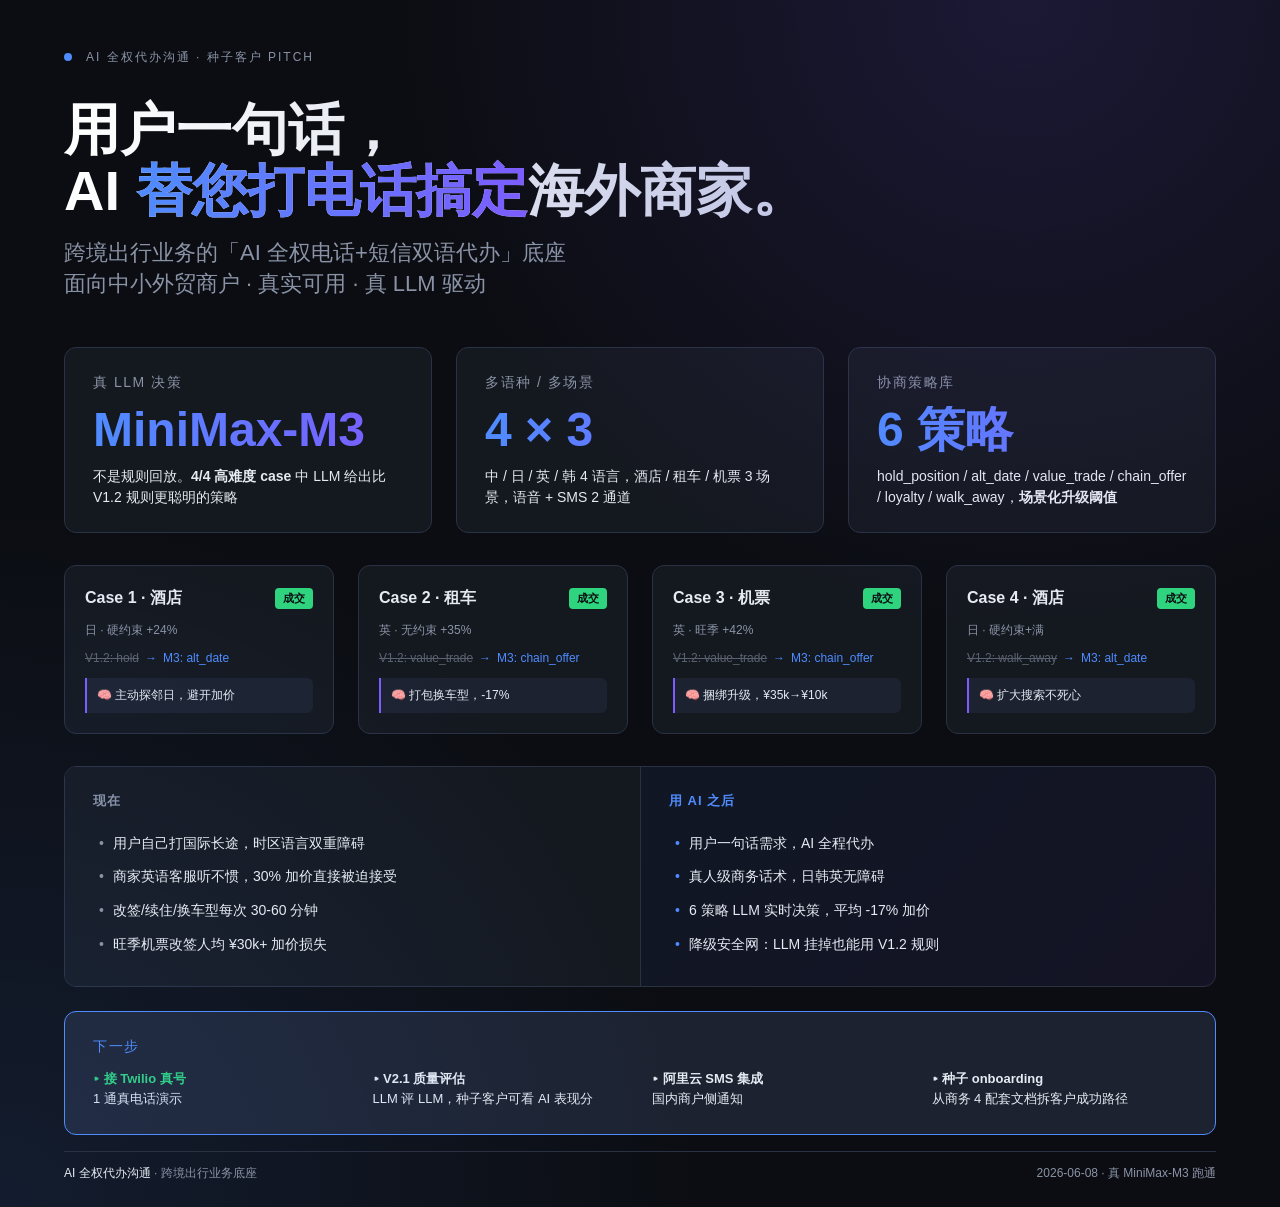
<file: frontend/pitch-deck.html>
<!doctype html>
<html lang="zh-CN">
<head>
<meta charset="utf-8" />
<title>AI 全权代办沟通 · 种子客户 Pitch</title>
<style>
  :root {
    --bg: #0b0d12;
    --panel: #14181f;
    --panel-2: #1c2230;
    --line: #2a3142;
    --text: #e6ebf3;
    --muted: #8a93a6;
    --accent: #4f8cff;
    --accent-2: #7c5cff;
    --ok: #2fd47e;
    --warn: #f5a524;
  }
  * { box-sizing: border-box; }
  html, body { margin: 0; padding: 0; }
  body {
    font: 14px/1.55 -apple-system, BlinkMacSystemFont, "SF Pro SC", "PingFang SC", "Microsoft YaHei", sans-serif;
    background: var(--bg);
    color: var(--text);
    -webkit-font-smoothing: antialiased;
    padding: 0;
  }
  .slide {
    width: 1280px;
    min-height: 720px;
    margin: 0 auto;
    padding: 48px 64px;
    background: var(--bg);
    position: relative;
    overflow: hidden;
  }
  .slide::before {
    content: "";
    position: absolute;
    inset: 0;
    background:
      radial-gradient(circle at 80% 0%, rgba(124,92,255,0.15), transparent 40%),
      radial-gradient(circle at 0% 100%, rgba(79,140,255,0.12), transparent 40%);
    pointer-events: none;
  }
  .topline {
    display: flex;
    align-items: center;
    gap: 14px;
    font-size: 12px;
    color: var(--muted);
    margin-bottom: 32px;
    text-transform: uppercase;
    letter-spacing: 2px;
  }
  .topline .dot {
    width: 8px; height: 8px;
    background: var(--accent);
    border-radius: 50%;
  }
  h1 {
    font-size: 56px;
    line-height: 1.1;
    margin: 0 0 16px;
    font-weight: 600;
    background: linear-gradient(90deg, #fff 0%, #a8b3d3 100%);
    -webkit-background-clip: text;
    -webkit-text-fill-color: transparent;
  }
  h1 .accent {
    background: linear-gradient(90deg, var(--accent), var(--accent-2));
    -webkit-background-clip: text;
    -webkit-text-fill-color: transparent;
  }
  .subtitle {
    font-size: 22px;
    color: var(--muted);
    margin: 0 0 48px;
    line-height: 1.4;
  }
  .grid {
    display: grid;
    gap: 24px;
  }
  .grid-2 { grid-template-columns: 1fr 1fr; }
  .grid-3 { grid-template-columns: 1fr 1fr 1fr; }
  .grid-4 { grid-template-columns: repeat(4, 1fr); }
  .card {
    background: var(--panel);
    border: 1px solid var(--line);
    border-radius: 12px;
    padding: 24px 28px;
  }
  .card h3 {
    margin: 0 0 12px;
    font-size: 14px;
    text-transform: uppercase;
    letter-spacing: 1.5px;
    color: var(--muted);
    font-weight: 500;
  }
  .card .big {
    font-size: 48px;
    font-weight: 600;
    background: linear-gradient(90deg, var(--accent), var(--accent-2));
    -webkit-background-clip: text;
    -webkit-text-fill-color: transparent;
    line-height: 1;
    margin: 8px 0 12px;
  }
  .card p {
    margin: 0;
    color: var(--text);
    line-height: 1.5;
    font-size: 14px;
  }
  .card .sub { color: var(--muted); font-size: 12px; }
  .case-card {
    background: var(--panel);
    border: 1px solid var(--line);
    border-radius: 12px;
    padding: 20px;
    display: flex;
    flex-direction: column;
    gap: 10px;
  }
  .case-card .head {
    display: flex;
    justify-content: space-between;
    align-items: center;
  }
  .case-card .head .scenario {
    font-weight: 600;
    font-size: 16px;
  }
  .case-card .head .badge {
    background: var(--ok);
    color: #0b0d12;
    padding: 2px 8px;
    border-radius: 4px;
    font-size: 11px;
    font-weight: 600;
  }
  .case-card .meta {
    color: var(--muted);
    font-size: 12px;
  }
  .case-card .flow {
    display: flex;
    gap: 6px;
    align-items: center;
    font-size: 12px;
    color: var(--muted);
    flex-wrap: wrap;
  }
  .case-card .flow .arrow { color: var(--accent); }
  .case-card .flow .v12 { color: var(--muted); text-decoration: line-through; opacity: 0.6; }
  .case-card .flow .llm { color: var(--accent); font-weight: 500; }
  .case-card .quote {
    font-size: 12px;
    color: var(--text);
    background: var(--panel-2);
    padding: 8px 10px;
    border-left: 2px solid var(--accent-2);
    border-radius: 0 6px 6px 0;
  }
  .case-card .quote b { color: var(--accent-2); }

  .compare-row {
    display: grid;
    grid-template-columns: 1fr 1fr;
    gap: 0;
    border: 1px solid var(--line);
    border-radius: 12px;
    overflow: hidden;
  }
  .compare-row > div {
    padding: 24px 28px;
  }
  .compare-row .left { background: var(--panel); }
  .compare-row .right { background: linear-gradient(135deg, rgba(79,140,255,0.08), rgba(124,92,255,0.08)); border-left: 1px solid var(--line); }
  .compare-row h4 {
    margin: 0 0 16px;
    font-size: 13px;
    text-transform: uppercase;
    letter-spacing: 1px;
    color: var(--muted);
  }
  .compare-row .right h4 { color: var(--accent); }
  .compare-row ul {
    margin: 0; padding: 0; list-style: none;
  }
  .compare-row li {
    padding: 6px 0;
    padding-left: 20px;
    position: relative;
    font-size: 14px;
  }
  .compare-row li::before {
    content: "•";
    position: absolute;
    left: 6px;
    color: var(--muted);
  }
  .compare-row .right li::before { color: var(--accent); }

  .footer-bar {
    position: absolute;
    bottom: 24px;
    left: 64px;
    right: 64px;
    display: flex;
    justify-content: space-between;
    color: var(--muted);
    font-size: 12px;
    border-top: 1px solid var(--line);
    padding-top: 12px;
  }
  .footer-bar b { color: var(--text); font-weight: 500; }
</style>
</head>
<body>
<div class="slide">
  <div class="topline">
    <div class="dot"></div>
    <div>AI 全权代办沟通 · 种子客户 Pitch</div>
  </div>

  <h1>用户一句话，<br/>AI <span class="accent">替您打电话搞定</span>海外商家。</h1>
  <p class="subtitle">跨境出行业务的「AI 全权电话+短信双语代办」底座<br/>面向中小外贸商户 · 真实可用 · 真 LLM 驱动</p>

  <!-- 核心数字 -->
  <div class="grid grid-3" style="margin-bottom: 32px;">
    <div class="card">
      <h3>真 LLM 决策</h3>
      <div class="big">MiniMax-M3</div>
      <p>不是规则回放。<b>4/4 高难度 case</b> 中 LLM 给出比 V1.2 规则更聪明的策略</p>
    </div>
    <div class="card">
      <h3>多语种 / 多场景</h3>
      <div class="big">4 × 3</div>
      <p>中 / 日 / 英 / 韩 4 语言，酒店 / 租车 / 机票 3 场景，语音 + SMS 2 通道</p>
    </div>
    <div class="card">
      <h3>协商策略库</h3>
      <div class="big">6 策略</div>
      <p>hold_position / alt_date / value_trade / chain_offer / loyalty / walk_away，<b>场景化升级阈值</b></p>
    </div>
  </div>

  <!-- 4 案例对比 -->
  <div class="grid grid-4" style="margin-bottom: 32px;">
    <div class="case-card">
      <div class="head">
        <div class="scenario">Case 1 · 酒店</div>
        <div class="badge">成交</div>
      </div>
      <div class="meta">日 · 硬约束 +24%</div>
      <div class="flow">
        <span class="v12">V1.2: hold</span>
        <span class="arrow">→</span>
        <span class="llm">M3: alt_date</span>
      </div>
      <div class="quote"><b>🧠</b> 主动探邻日，避开加价</div>
    </div>
    <div class="case-card">
      <div class="head">
        <div class="scenario">Case 2 · 租车</div>
        <div class="badge">成交</div>
      </div>
      <div class="meta">英 · 无约束 +35%</div>
      <div class="flow">
        <span class="v12">V1.2: value_trade</span>
        <span class="arrow">→</span>
        <span class="llm">M3: chain_offer</span>
      </div>
      <div class="quote"><b>🧠</b> 打包换车型，-17%</div>
    </div>
    <div class="case-card">
      <div class="head">
        <div class="scenario">Case 3 · 机票</div>
        <div class="badge">成交</div>
      </div>
      <div class="meta">英 · 旺季 +42%</div>
      <div class="flow">
        <span class="v12">V1.2: value_trade</span>
        <span class="arrow">→</span>
        <span class="llm">M3: chain_offer</span>
      </div>
      <div class="quote"><b>🧠</b> 捆绑升级，¥35k→¥10k</div>
    </div>
    <div class="case-card">
      <div class="head">
        <div class="scenario">Case 4 · 酒店</div>
        <div class="badge">成交</div>
      </div>
      <div class="meta">日 · 硬约束+满</div>
      <div class="flow">
        <span class="v12">V1.2: walk_away</span>
        <span class="arrow">→</span>
        <span class="llm">M3: alt_date</span>
      </div>
      <div class="quote"><b>🧠</b> 扩大搜索不死心</div>
    </div>
  </div>

  <!-- 对比条 -->
  <div class="compare-row" style="margin-bottom: 24px;">
    <div class="left">
      <h4>现在</h4>
      <ul>
        <li>用户自己打国际长途，时区语言双重障碍</li>
        <li>商家英语客服听不惯，30% 加价直接被迫接受</li>
        <li>改签/续住/换车型每次 30-60 分钟</li>
        <li>旺季机票改签人均 ¥30k+ 加价损失</li>
      </ul>
    </div>
    <div class="right">
      <h4>用 AI 之后</h4>
      <ul>
        <li>用户一句话需求，AI 全程代办</li>
        <li>真人级商务话术，日韩英无障碍</li>
        <li>6 策略 LLM 实时决策，平均 -17% 加价</li>
        <li>降级安全网：LLM 挂掉也能用 V1.2 规则</li>
      </ul>
    </div>
  </div>

  <!-- 路线图 -->
  <div class="card" style="background: var(--panel-2); border-color: var(--accent); margin-bottom: 24px;">
    <h3 style="color: var(--accent);">下一步</h3>
    <div class="grid grid-4" style="margin-top: 8px; font-size: 13px;">
      <div><b style="color:var(--ok)">▸ 接 Twilio 真号</b><br/>1 通真电话演示</div>
      <div><b>▸ V2.1 质量评估</b><br/>LLM 评 LLM，种子客户可看 AI 表现分</div>
      <div><b>▸ 阿里云 SMS 集成</b><br/>国内商户侧通知</div>
      <div><b>▸ 种子 onboarding</b><br/>从商务 4 配套文档拆客户成功路径</div>
    </div>
  </div>

  <div class="footer-bar">
    <div><b>AI 全权代办沟通</b> · 跨境出行业务底座</div>
    <div>2026-06-08 · 真 MiniMax-M3 跑通</div>
  </div>
</div>
</body>
</html>
</file>
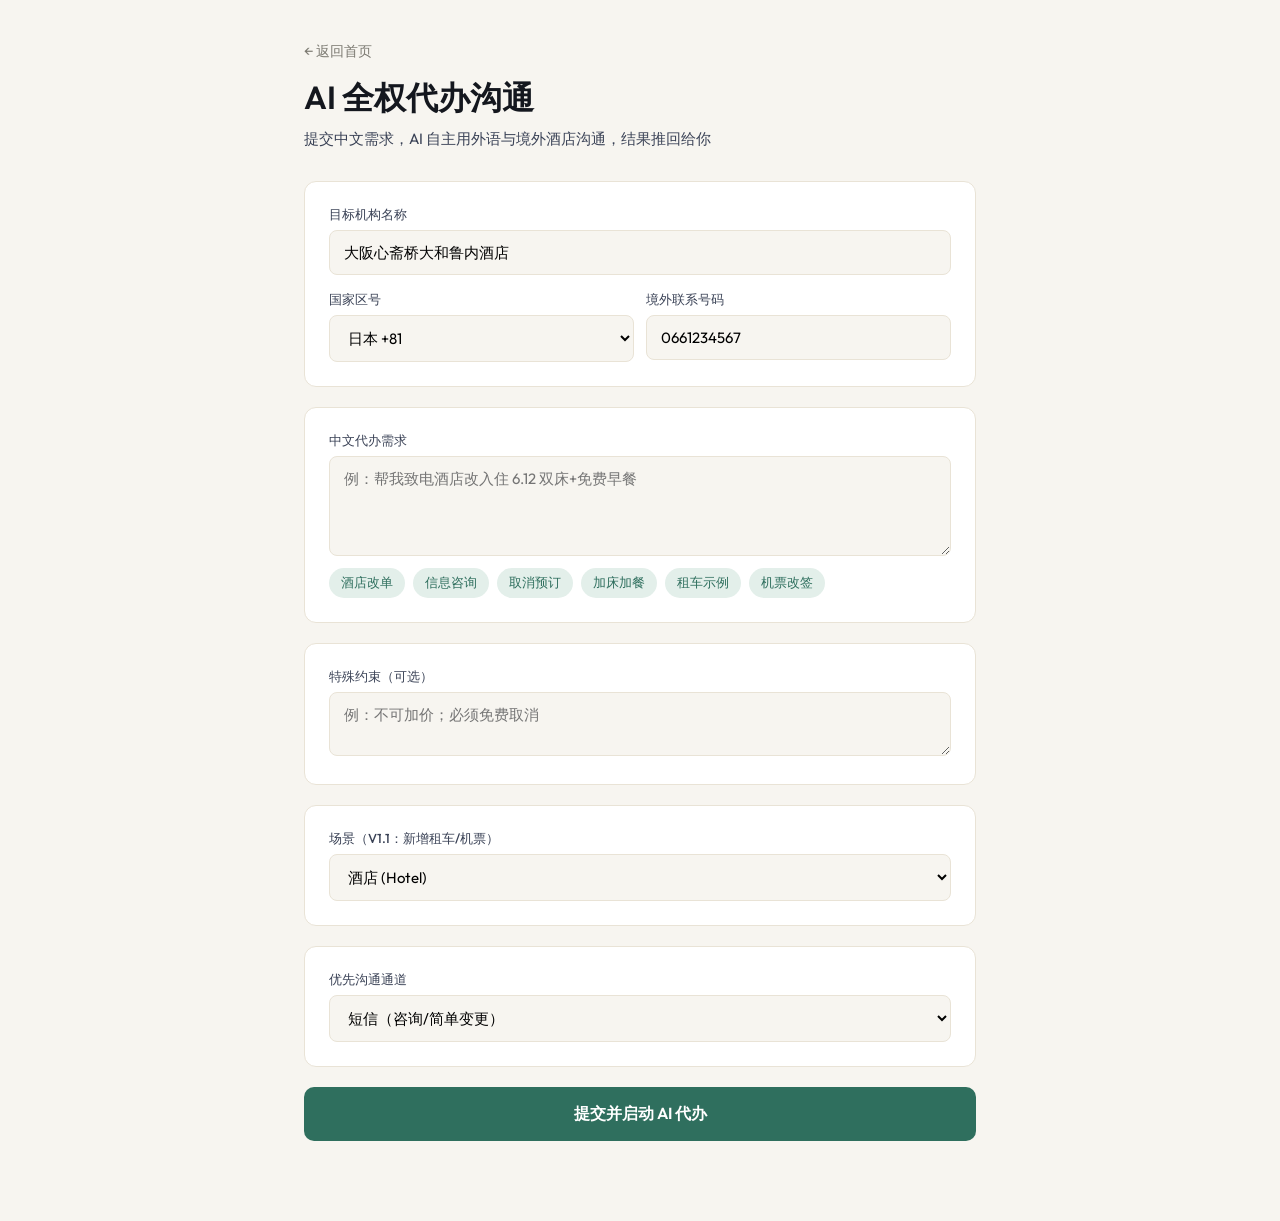
<file: frontend/submit.html>
<!DOCTYPE html>
<html lang="zh-CN">
<head>
<meta charset="UTF-8" />
<meta name="viewport" content="width=device-width, initial-scale=1.0" />
<title>AI 全权代办沟通</title>
<link href="https://fonts.googleapis.com/css2?family=Outfit:wght@400;500;600;700&display=swap" rel="stylesheet" />
<style>
  :root { --bg: #f7f5f0; --paper: #fff; --ink: #14171e; --ink-2: #3a4256; --muted: #7c7a72; --primary: #2f6f5e; --primary-soft: #e3efea; --line: #e9e3d6; }
  * { box-sizing: border-box; }
  body { margin: 0; font-family: 'Outfit', -apple-system, 'PingFang SC', sans-serif; background: var(--bg); color: var(--ink); padding: 0; }
  .wrap { max-width: 720px; margin: 0 auto; padding: 40px 24px 80px; }
  h1 { font-size: 32px; font-weight: 600; margin: 0 0 8px; }
  .sub { color: var(--ink-2); margin: 0 0 32px; font-size: 15px; }
  .card { background: var(--paper); border: 1px solid var(--line); border-radius: 12px; padding: 24px; margin-bottom: 20px; }
  .label { display: block; font-size: 13px; color: var(--ink-2); font-weight: 500; margin-bottom: 6px; }
  .input, .textarea, .select { width: 100%; padding: 12px 14px; border: 1px solid var(--line); border-radius: 8px; font-size: 15px; font-family: inherit; background: var(--bg); }
  .input:focus, .textarea:focus, .select:focus { outline: 2px solid var(--primary); outline-offset: -1px; background: #fff; }
  .textarea { min-height: 100px; resize: vertical; }
  .row { display: grid; grid-template-columns: 1fr 1fr; gap: 12px; }
  .submit { display: block; width: 100%; padding: 16px; background: var(--primary); color: #fff; border: 0; border-radius: 10px; font-size: 16px; font-weight: 600; cursor: pointer; font-family: inherit; }
  .submit:hover { filter: brightness(1.1); }
  .submit:disabled { opacity: 0.5; cursor: not-allowed; }
  .chips { display: flex; flex-wrap: wrap; gap: 8px; margin-top: 8px; }
  .chip { padding: 6px 12px; background: var(--primary-soft); color: var(--primary); border-radius: 16px; font-size: 13px; cursor: pointer; border: 0; }
  .chip:hover { background: var(--primary); color: #fff; }
  .back { display: inline-block; color: var(--muted); text-decoration: none; font-size: 14px; margin-bottom: 16px; }
  .result { padding: 16px; background: var(--primary-soft); border-radius: 8px; margin-top: 16px; display: none; }
  .result.show { display: block; }
  .intent-item { padding: 8px 12px; background: #fff; border-radius: 6px; margin: 4px 0; border: 1px solid var(--line); }
</style>
</head>
<body>
<div class="wrap">
  <a href="/static/index.html" class="back">← 返回首页</a>
  <h1>AI 全权代办沟通</h1>
  <p class="sub">提交中文需求，AI 自主用外语与境外酒店沟通，结果推回给你</p>

  <form id="orderForm">
    <div class="card">
      <div class="label">目标机构名称</div>
      <input class="input" id="organization" required placeholder="例：大阪心斋桥大和鲁内酒店" value="大阪心斋桥大和鲁内酒店" />

      <div style="height: 16px"></div>

      <div class="row">
        <div>
          <div class="label">国家区号</div>
          <select class="select" id="countryCode">
            <option value="+81" selected>日本 +81</option>
            <option value="+82">韩国 +82</option>
            <option value="+1">美国/加拿大 +1</option>
            <option value="+44">英国 +44</option>
            <option value="+65">新加坡 +65</option>
          </select>
        </div>
        <div>
          <div class="label">境外联系号码</div>
          <input class="input" id="phoneNumber" required placeholder="例：0661234567" value="0661234567" />
        </div>
      </div>
    </div>

    <div class="card">
      <div class="label">中文代办需求</div>
      <textarea class="textarea" id="requirement" required placeholder="例：帮我致电酒店改入住 6.12 双床+免费早餐"></textarea>
      <div class="chips">
        <button type="button" class="chip" onclick="fillExample('帮我致电酒店改入住 6.12，确认双床+免费早餐')">酒店改单</button>
        <button type="button" class="chip" onclick="fillExample('请帮我确认这个酒店是否含早餐和停车')">信息咨询</button>
        <button type="button" class="chip" onclick="fillExample('帮我取消这个预订，理由是和行程冲突')">取消预订</button>
        <button type="button" class="chip" onclick="fillExample('请帮我加一张床和儿童早餐')">加床加餐</button>
        <button type="button" class="chip" onclick="fillExample('我想租一辆经济型车，6.12 取车 6.15 还车，机场取还，含全险')">租车示例</button>
        <button type="button" class="chip" onclick="fillExample('我的航班想改签到 6.15，并升舱到商务舱')">机票改签</button>
      </div>
    </div>

    <div class="card">
      <div class="label">特殊约束（可选）</div>
      <textarea class="textarea" id="constraints" style="min-height: 60px" placeholder="例：不可加价；必须免费取消"></textarea>
    </div>

    <div class="card">
      <div class="label">场景（V1.1：新增租车/机票）</div>
      <select class="select" id="scenario">
        <option value="hotel" selected>酒店 (Hotel)</option>
        <option value="car_rental">租车 (Car Rental)</option>
        <option value="flight">机票 (Flight)</option>
      </select>
    </div>

    <div class="card">
      <div class="label">优先沟通通道</div>
      <select class="select" id="preferredChannel">
        <option value="sms" selected>短信（咨询/简单变更）</option>
        <option value="voice">电话（复杂变更/协商）</option>
      </select>
    </div>

    <button type="submit" class="submit" id="submitBtn">提交并启动 AI 代办</button>
  </form>

  <div class="result" id="result">
    <h3 style="margin-top:0">✅ 需求已提交</h3>
    <p>订单 ID：<code id="resultOrderId"></code></p>
    <p>已识别语种：<strong id="resultLang"></strong></p>
    <div>
      <strong>拆解的意图项：</strong>
      <div id="resultIntents"></div>
    </div>
    <div style="margin-top: 16px">
      <a id="resultLink" href="#" class="submit" style="text-align:center; text-decoration:none; display:inline-block; width:auto; padding: 10px 24px">查看订单进度 →</a>
    </div>
  </div>
</div>

<script>
function fillExample(text) {
  document.getElementById('requirement').value = text;
}

document.getElementById('orderForm').addEventListener('submit', async (e) => {
  e.preventDefault();
  const btn = document.getElementById('submitBtn');
  btn.disabled = true;
  btn.textContent = '提交中...';

  const payload = {
    organization: document.getElementById('organization').value,
    contact_number: document.getElementById('countryCode').value + document.getElementById('phoneNumber').value,
    requirement: document.getElementById('requirement').value,
    constraints: document.getElementById('constraints').value || null,
    preferred_channel: document.getElementById('preferredChannel').value,
    scenario: document.getElementById('scenario').value,
  };

  try {
    const resp = await fetch('/api/orders', {
      method: 'POST',
      headers: { 'Content-Type': 'application/json' },
      body: JSON.stringify(payload)
    });
    if (!resp.ok) throw new Error(await resp.text());
    const data = await resp.json();

    document.getElementById('resultOrderId').textContent = data.order_id;
    document.getElementById('resultLang').textContent = data.target_language;
    document.getElementById('resultIntents').innerHTML = data.intents.map(i =>
      `<div class="intent-item"><strong>${i.type}</strong>: ${i.description}${i.target_value ? ' → ' + i.target_value : ''}</div>`
    ).join('');
    document.getElementById('resultLink').href = '/order/' + data.order_id;
    document.getElementById('result').classList.add('show');
    document.getElementById('result').scrollIntoView({ behavior: 'smooth' });
  } catch (err) {
    alert('提交失败: ' + err.message);
  } finally {
    btn.disabled = false;
    btn.textContent = '提交并启动 AI 代办';
  }
});
</script>
</body>
</html>
</file>
